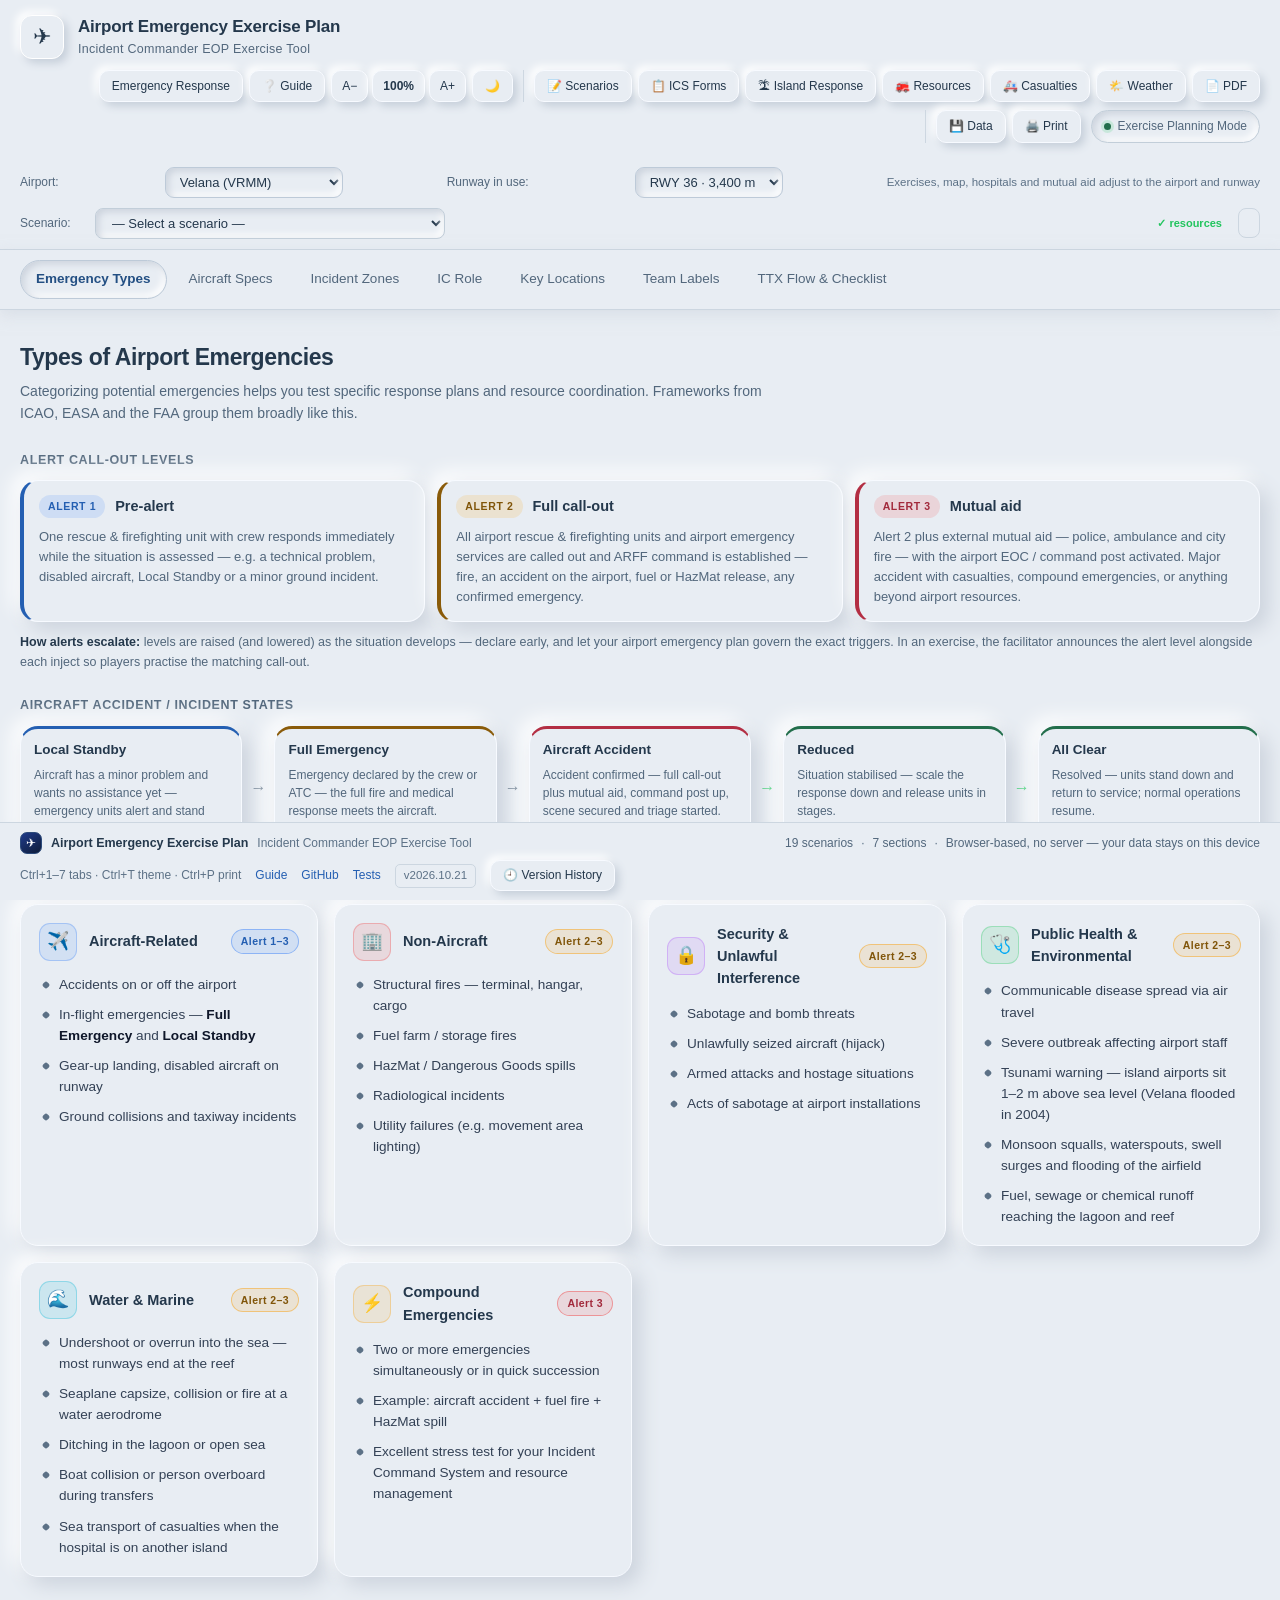
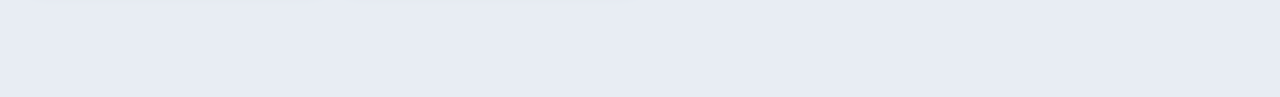
<file: index.html>
<!DOCTYPE html>
<html lang="en">
<head>
  <meta charset="utf-8">
  <meta name="viewport" content="width=device-width, initial-scale=1">
  <meta name="description" content="Airport Emergency Exercise Plan — Incident Commander EOP Exercise Tool">
  <meta name="theme-color" content="#0b1526">
  <!-- Social preview -->
  <meta property="og:type" content="website">
  <meta property="og:site_name" content="Airport Emergency Exercise Plan">
  <meta property="og:title" content="Airport Emergency Exercise Plan — EOP Dashboard">
  <meta property="og:description" content="Free offline-ready airport emergency exercise tool for Incident Commanders: scenarios, ICS forms, trackers, interactive map and AAR export.">
  <meta property="og:url" content="https://airportemergency.mellowpilot.com/">
  <meta property="og:image" content="https://airportemergency.mellowpilot.com/icons/icon-192.png">
  <meta name="twitter:card" content="summary">
  <meta name="twitter:title" content="Airport Emergency Exercise Plan — EOP Dashboard">
  <meta name="twitter:description" content="Free offline-ready airport emergency exercise tool for Incident Commanders: scenarios, ICS forms, trackers, interactive map and AAR export.">
  <meta name="twitter:image" content="https://airportemergency.mellowpilot.com/icons/icon-192.png">
  <title>Airport Emergency Exercise Plan — EOP Dashboard</title>
  <script>
    /* Apply saved theme/text-size before first paint to avoid a flash */
    try {
      var th = localStorage.getItem('ttx-theme');
      if (th === 'light') document.documentElement.setAttribute('data-theme','light');
      else if (th === 'hc') document.documentElement.setAttribute('data-theme','hc');
      var fs = parseFloat(localStorage.getItem('ttx-font-scale'));
      if (fs >= 0.8 && fs <= 1.6) document.documentElement.style.zoom = fs;
    } catch (e) {}
  </script>
  <link rel="icon" type="image/svg+xml" href="favicon.svg">
  <link rel="manifest" href="manifest.webmanifest">
  <link rel="apple-touch-icon" href="icons/icon-192.png">
  <meta name="mobile-web-app-capable" content="yes">
  <meta name="apple-mobile-web-app-capable" content="yes">
  <link rel="stylesheet" href="css/styles.css?v=20261024.ttxcanonical">
<link rel="stylesheet" href="css/maldives.css?v=20261024.ttxcanonical">
<link rel="stylesheet" href="css/neumorphic-light.css?v=20261024.dashboardlight">
</head>
<body>

<a class="skip-link" href="#mainContent">Skip to main content</a>

<noscript>
  <div class="noscript-note">
    <h2>JavaScript is required</h2>
    <p>This dashboard runs entirely in your browser — please enable JavaScript and reload the page. Nothing is sent to a server; your data stays on this device.</p>
  </div>
</noscript>

<!-- ============ TAB STATE CONTROLLERS ============ -->
<input type="radio" name="ttx-tab" id="ttx-tab-emergencies" class="tab-radio" checked>
<input type="radio" name="ttx-tab" id="ttx-tab-aircraft" class="tab-radio">
<input type="radio" name="ttx-tab" id="ttx-tab-zones" class="tab-radio">
<input type="radio" name="ttx-tab" id="ttx-tab-phases" class="tab-radio">
<input type="radio" name="ttx-tab" id="ttx-tab-locations" class="tab-radio">
<input type="radio" name="ttx-tab" id="ttx-tab-teams" class="tab-radio">
<input type="radio" name="ttx-tab" id="ttx-tab-checklist" class="tab-radio">

<header class="app-header">
  <div class="wrap">
    <div class="brand">
      <div class="brand-mark">✈</div>
      <div>
        <h1>Airport Emergency Exercise Plan</h1>
        <p>Incident Commander EOP Exercise Tool</p>
      </div>
    </div>
    <div class="header-actions">
      <div class="hdr-cluster" role="group" aria-label="View controls">
        <a id="emergencyResponseLink" href="ttx.html" class="reset-btn hdr-btn" style="text-decoration:none;display:inline-flex;align-items:center;color:var(--text)" title="Run the Hanimaadhoo airport tabletop exercise">Emergency Response</a>
        <script>
          if (location.hostname === 'airportemergency.mellowpilot.com' || location.hostname.endsWith('.pages.dev')) {
            document.getElementById('emergencyResponseLink').href = 'ttx';
          }
        </script>
        <button id="guideBtn" class="reset-btn hdr-btn" type="button" title="How to use this app">❔ Guide</button>
        <div class="font-controls" role="group" aria-label="Text size">
          <button id="fontDec" class="reset-btn font-btn" type="button" title="Decrease text size" aria-label="Decrease text size">A−</button>
          <button id="fontReset" class="reset-btn font-btn font-scale" type="button" title="Reset text size to 100%">100%</button>
          <button id="fontInc" class="reset-btn font-btn" type="button" title="Increase text size" aria-label="Increase text size">A+</button>
        </div>
        <button id="themeToggle" class="reset-btn hdr-btn" type="button" title="Toggle light/dark mode">☀️</button>
      </div>
      <div class="hdr-cluster" role="group" aria-label="Exercise tools">
        <button id="scenarioEditorBtn" class="reset-btn hdr-btn" type="button" title="Open Scenario Editor">📝 Scenarios</button>
        <button id="icsBtn" class="reset-btn hdr-btn" type="button" title="Generate ICS Forms">📋 ICS Forms</button>
        <button id="resourceBtn" class="reset-btn hdr-btn" type="button" title="Track individual units (roster) with status, location and notes">🚒 Resources</button>
        <button id="casualtyBtn" class="reset-btn hdr-btn" type="button" title="Track casualties">🚑 Casualties</button>
        <button id="weatherBtn" class="reset-btn hdr-btn" type="button" title="Check weather">🌤️ Weather</button>
        <button id="exportPdfBtn" class="reset-btn hdr-btn" type="button" title="Export to PDF">📄 PDF</button>
      </div>
      <div class="hdr-cluster" role="group" aria-label="Data and output">
        <button id="dataExportBtn" class="reset-btn hdr-btn" type="button" title="Backup, restore, import and export data">💾 Data</button>
        <button id="printBtn" class="reset-btn hdr-btn" type="button" title="Print exercise plan">🖨️ Print</button>
      </div>
      <div class="status-chip">
        <span class="dot-live"></span>
        Exercise Planning Mode
      </div>
    </div>
  </div>
  <div class="wrap scenario-row site-row" style="padding-top:10px;padding-bottom:0;">
    <label for="airportSelect" style="font-size:12px;color:var(--muted);margin-right:8px;">Airport:</label>
    <select id="airportSelect" class="site-select" aria-describedby="siteHint"></select>
    <label for="runwaySelect" style="font-size:12px;color:var(--muted);margin:0 8px 0 6px;">Runway in use:</label>
    <select id="runwaySelect" class="site-select"></select>
    <span id="siteHint" class="site-hint">Exercises, map, hospitals and mutual aid adjust to the airport and runway</span>
  </div>
  <div class="wrap scenario-row" style="padding-top:10px;padding-bottom:10px;">
    <label for="scenarioSelect" style="font-size:12px;color:var(--muted);margin-right:8px;">Scenario:</label>
    <select id="scenarioSelect" style="background:var(--panel);color:var(--text);border:1px solid var(--line);border-radius:8px;padding:6px 12px;font:inherit;font-size:13px;">
      <option value="">— Select a scenario —</option>
    </select>
    <span id="saveChip" class="save-chip" role="status" aria-live="polite"></span>
    <div class="weather" id="weatherWidget" title="Current conditions (Open-Meteo) — tap to search a location" aria-live="polite"></div>
  </div>
</header>

<nav class="tabs" aria-label="Exercise plan sections">
  <div class="wrap">
    <button id="navToggle" class="nav-toggle" type="button" aria-expanded="false" aria-controls="navDrawer">
      ☰ <span id="navCurrentTab">Emergency Types</span><span class="nav-caret" aria-hidden="true">▾</span>
    </button>
    <label class="tab" for="ttx-tab-emergencies">Emergency Types</label>
    <label class="tab" for="ttx-tab-aircraft">Aircraft Specs</label>
    <label class="tab" for="ttx-tab-zones">Incident Zones</label>
    <label class="tab" for="ttx-tab-phases">IC Role</label>
    <label class="tab" for="ttx-tab-locations">Key Locations</label>
    <label class="tab" for="ttx-tab-teams">Team Labels</label>
    <label class="tab" for="ttx-tab-checklist">TTX Flow &amp; Checklist</label>
  </div>
</nav>

<!-- Collapsible navigation panel (phones) — body siblings of the tab
     radios so the checked state can highlight the active section -->
<div class="nav-scrim" id="navScrim"></div>
<nav class="nav-drawer" id="navDrawer" aria-label="Navigation panel">
  <div class="nav-drawer-head">
    <strong>Navigate</strong>
    <button id="navClose" class="reset-btn nav-close" type="button" aria-label="Close navigation panel">✕</button>
  </div>
  <div class="nav-list">
    <label class="nav-item" for="ttx-tab-emergencies">Emergency Types</label>
    <label class="nav-item" for="ttx-tab-aircraft">Aircraft Specs</label>
    <label class="nav-item" for="ttx-tab-zones">Incident Zones</label>
    <label class="nav-item" for="ttx-tab-phases">IC Role</label>
    <label class="nav-item" for="ttx-tab-locations">Key Locations</label>
    <label class="nav-item" for="ttx-tab-teams">Team Labels</label>
    <label class="nav-item" for="ttx-tab-checklist">TTX Flow &amp; Checklist</label>
  </div>
  <div class="nav-sep" role="separator"></div>
  <div class="nav-quick">
    <span class="nav-quick-title">Quick actions</span>
    <button type="button" class="nav-q" data-target="scenarioEditorBtn">📝 Scenario editor</button>
    <button type="button" class="nav-q" data-target="icsBtn">📋 ICS Forms</button>
    <button type="button" class="nav-q" data-target="resourceBtn">🚒 Unit roster</button>
    <button type="button" class="nav-q" data-target="casualtyBtn">🚑 Casualties</button>
    <button type="button" class="nav-q" data-target="dataExportBtn">💾 Backup &amp; data</button>
    <button type="button" class="nav-q" data-target="weatherBtn">🌤️ Weather</button>
    <button type="button" class="nav-q" data-target="guideBtn">❔ Guide</button>
    <button type="button" class="nav-q" data-target="printBtn">🖨️ Print</button>
  </div>
</nav>

<main class="wrap" id="mainContent">

  <!-- Print-only header -->
  <div class="print-header" style="display:none;">
    <h1>Airport Emergency Exercise Plan</h1>
    <p>Incident Commander EOP Exercise Tool — Generated <span id="printDate"></span></p>
  </div>

  <!-- ============ IC ROLE ============ -->
  <section id="phases" class="view">
    <h2 class="section-head">Incident Commander Role by Phase</h2>
    <p class="section-sub">Your responsibilities move through three distinct phases. Preparation builds the foundation, execution tests your command decisions, and evaluation turns the exercise into real improvement.</p>

    <div class="phase-grid">
      <div class="card phase" data-c="1">
        <span class="phase-num">01 · Before</span>
        <h3 class="card-title">Preparation</h3>
        <ul class="clean">
          <li><strong>Review the AEP</strong> — confirm command structure, authorities, and agency roles.</li>
          <li><strong>Understand scenario &amp; objectives</strong> — know the emergency type and what is being tested.</li>
          <li><strong>Confirm your role</strong> — ensure official IC designation and ICP-to-EOC reporting lines.</li>
          <li><strong>Join planning meetings</strong> — help design the exercise around the systems you rely on.</li>
        </ul>
      </div>

      <div class="card phase" data-c="2">
        <span class="phase-num">02 · During</span>
        <h3 class="card-title">Execution</h3>
        <ul class="clean">
          <li><strong>Establish command &amp; the ICP</strong> — set up a clearly identifiable command location.</li>
          <li><strong>Conduct size-up</strong> — gather information fast, prioritize, task resources.</li>
          <li><strong>Build &amp; communicate the IAP</strong> — state objectives, strategy, critical functions.</li>
          <li><strong>Assign command staff</strong> — Safety Officer, PIO, Liaison Officer.</li>
          <li><strong>Coordinate multi-agency response</strong> — fire, police, EMS, ops, tenants.</li>
        </ul>
      </div>

      <div class="card phase" data-c="3">
        <span class="phase-num">03 · After</span>
        <h3 class="card-title">Evaluation</h3>
        <ul class="clean">
          <li><strong>Hot Wash</strong> — immediate feedback on what worked and what did not.</li>
          <li><strong>After Action Report</strong> — document strengths, gaps, corrective actions, timelines.</li>
          <li><strong>Update the AEP</strong> — fold lessons learned back into procedures.</li>
        </ul>
      </div>
    </div>

    <div class="notice">
      <span class="ni">💡</span>
      <div><strong>Command principle:</strong> the IC directs, but does not personally fight the fire. Establish the ICP early, delegate the Safety Officer, PIO and Liaison Officer, and keep your own span of control manageable.</div>
    </div>

    <h3 class="sub" id="role-cards">IC Role Cards — Command &amp; General Staff</h3>
    <div class="role-grid" id="roleGrid">
      <!-- cards rendered from TTX_DATA.roleCards -->
    </div>
  </section>

  <!-- ============ TEAMS ============ -->
  <section id="teams" class="view">
    <h2 class="section-head">Tabletop Exercise Team Labels</h2>
    <p class="section-sub">Two distinct sets of labels matter: the staff who <em>run</em> the drill, and the simulated response teams that <em>play</em> in it.</p>

    <h3 class="sub">Exercise Staff — Who Runs the Drill</h3>
    <div class="team-grid">
      <div class="team-card">
        <h4><span class="swatch sw-blue"></span>Players / Participants</h4>
        <p>Actively role-play their real-world positions — including you as IC — and respond to the scenario.</p>
      </div>
      <div class="team-card">
        <h4><span class="swatch sw-cyan"></span>Facilitators</h4>
        <p>Present scenario updates (injects) and guide discussion. They do not participate in response decisions.</p>
      </div>
      <div class="team-card">
        <h4><span class="swatch sw-purple"></span>Evaluators / Observers</h4>
        <p>Subject matter experts who watch and document performance against objectives without intervening.</p>
      </div>
      <div class="team-card">
        <h4><span class="swatch sw-amber"></span>Note-takers / Scribes</h4>
        <p>Record the timeline, key decisions, and identified gaps for the After Action Report.</p>
      </div>
      <div class="team-card">
        <h4><span class="swatch sw-green"></span>Controllers</h4>
        <p>Ensure safety and scenario progression as scripted. More common in full-scale exercises.</p>
      </div>
    </div>

    <h3 class="sub">Simulated Response Teams — Functional Groups</h3>
    <div class="team-grid">
      <div class="team-card">
        <h4><span class="icon-badge">🎯</span>Incident / Unified Command</h4>
        <p>Core leadership: IC, Safety Officer, Liaison Officer, PIO. Unified command with MNDF and MPS for major events.</p>
      </div>
      <div class="team-card">
        <h4><span class="icon-badge">🚒</span>Fire / Rescue &amp; ARFF</h4>
        <p>Airport RFF (e.g. MACL Airport Fire &amp; Rescue) plus MNDF Fire &amp; Rescue Service for structural fire support.</p>
      </div>
      <div class="team-card">
        <h4><span class="icon-badge">🚑</span>EMS / Medical / Triage</h4>
        <p>Triage, casualty collection, hospital coordination — IGMH, regional and atoll hospitals, HPA for public health.</p>
      </div>
      <div class="team-card">
        <h4><span class="icon-badge">🚔</span>Law Enforcement / Security</h4>
        <p>Maldives Police Service, airport AVSEC, perimeter and shoreline control, scene security and evidence.</p>
      </div>
      <div class="team-card">
        <h4><span class="icon-badge">🚤</span>Marine / Coast Guard</h4>
        <p>MNDF Coast Guard, airport rescue boats, sea ambulances, resort and ferry boats — water rescue and casualty transfer.</p>
      </div>
      <div class="team-card">
        <h4><span class="icon-badge">🏝️</span>Island &amp; Atoll Councils / NDMA</h4>
        <p>Local shelters, schools as holding areas, volunteers, utilities (STELCO / FENAKA) and national disaster coordination.</p>
      </div>
      <div class="team-card">
        <h4><span class="icon-badge">🛫</span>Airport Operations / Airside</h4>
        <p>Runway closures, NOTAMs, airfield management.</p>
      </div>
      <div class="team-card">
        <h4><span class="icon-badge">👨‍👩‍👧</span>Passenger / Family Assistance</h4>
        <p>Uninjured passenger gathering, Friends &amp; Relatives Center, reunification — with embassies, resorts and tour operators.</p>
      </div>
      <div class="team-card">
        <h4><span class="icon-badge">📢</span>Public Information / Media</h4>
        <p>Press briefings and public messaging.</p>
      </div>
      <div class="team-card">
        <h4><span class="icon-badge">📦</span>Logistics / Finance</h4>
        <p>Resource ordering, tracking, cost documentation.</p>
      </div>
      <div class="team-card">
        <h4><span class="icon-badge">🏢</span>Airlines / Tenant Reps</h4>
        <p>Airline, seaplane operator and ground handler coordination; resort transfer desks.</p>
      </div>
    </div>

    <div class="notice">
      <span class="ni">💡</span>
      <div><strong>How to choose labels:</strong> match them to your exercise objectives. Use <strong>ICS sections</strong> (Operations, Planning, Logistics, Finance/Admin) to test internal command. Use <strong>department names</strong> for smaller single-organization drills. Always mirror the terminology in your <strong>AEP</strong>.</div>
    </div>
  </section>

  <!-- ============ LOCATIONS ============ -->
  <section id="locations" class="view">
    <h2 class="section-head">Key Locations — <span id="mapAirportName">Airport Layout</span></h2>
    <p class="section-sub" id="mapLayoutDesc">Select an airport and runway in the header to draw its island layout.</p>

    <div class="map-toolbar">
      <button id="editMapBtn" class="reset-btn" type="button">✏️ Customize Map</button>
      <span class="map-toolbar-hint">Rename or add locations, adjust zone rings — saved in this browser.</span>
    </div>

    <div class="map-layout">
      <div class="map-shell">
        <svg viewBox="0 0 1000 720" preserveAspectRatio="xMidYMid meet" role="img" aria-label="Airport emergency locations map">

          <defs>
            <radialGradient id="oceanGrad" cx="50%" cy="50%" r="70%">
              <stop offset="0%" stop-color="#08203a"/>
              <stop offset="100%" stop-color="#040d1a"/>
            </radialGradient>
          </defs>

          <!-- island, runway, terminal, links … drawn per airport by js/airports.js -->
          <g id="mapBase"></g>

          <!-- tower -->
          <g id="mapTwr" class="site-mark" transform="translate(165, 200)">
            <title>TWR (drag to move)</title>
            <rect x="-9" y="-9" width="18" height="18" rx="3" fill="#1e3a8a" stroke="#3b82f6" stroke-width="1.2"/>
            <rect x="-5" y="-16" width="10" height="7" rx="2" fill="#3b82f6" opacity=".75"/>
            <text x="0" y="30" font-size="8" fill="#7ba3d1" text-anchor="middle" letter-spacing="1.2" font-weight="600">TWR</text>
          </g>

          <!-- ARFF -->
          <g id="mapArff" class="site-mark" transform="translate(255, 350)">
            <title>ARFF (drag to move)</title>
            <rect x="-34" y="-18" width="68" height="36" rx="5" fill="#3a1a1a" stroke="#ef4444" stroke-width="1.4"/>
            <text x="0" y="-2" font-size="9.5" fill="#fca5a5" text-anchor="middle" font-weight="700" letter-spacing="1.2">ARFF</text>
            <text x="0" y="11" font-size="7" fill="#a86666" text-anchor="middle">FIRE STATION</text>
            <text x="0" y="28" font-size="7.5" fill="#a86666" text-anchor="middle" letter-spacing="1">RAPID RWY ACCESS</text>
          </g>

          <!-- crash site + zone rings (grouped for unified drag) -->
          <g id="crashZoneGroup" transform="translate(0,0)" style="cursor:grab;">
            <!-- zone rings -->
            <circle id="warmZone" cx="507" cy="270" r="110" fill="none" stroke="#f59e0b" stroke-width="1.3" stroke-dasharray="6 7" opacity=".55"/>
            <circle id="coldZone" cx="507" cy="270" r="185" fill="none" stroke="#22c55e" stroke-width="1.3" stroke-dasharray="6 7" opacity=".42"/>
            <text id="warmZoneLabel" x="507" y="152" font-size="9" fill="#fbbf24" text-anchor="middle" opacity=".85" letter-spacing="1.6" font-weight="600">WARM ZONE</text>
            <text id="coldZoneLabel" x="507" y="75" font-size="9" fill="#4ade80" text-anchor="middle" opacity=".85" letter-spacing="1.6" font-weight="600">COLD ZONE</text>
            <!-- crash site -->
            <circle id="hotZone" cx="507" cy="270" r="38" fill="rgba(239,68,68,.10)" stroke="#ef4444" stroke-width="1.5" stroke-dasharray="5 5"/>
            <circle cx="507" cy="270" r="16" fill="#ef4444" stroke="#0a1220" stroke-width="2"/>
            <text x="507" y="275" font-size="15" fill="#fff" text-anchor="middle" font-weight="700">✕</text>
            <text id="crashSiteLabel" x="507" y="222" font-size="10" fill="#f87171" text-anchor="middle" font-weight="700" letter-spacing="1.8">CRASH SITE</text>
            <title>Crash Site &amp; Zones (drag to move)</title>
          </g>

          <g id="pinLayer"></g>
        </svg>
      </div>

      <div class="legend" id="legend"></div>
    </div>

    <div class="notice">
      <span class="ni">💡</span>
      <div id="mapPlacementNote"><strong>Placement logic:</strong> scene locations sit upwind of the incident and outside the warm zone.</div>
    </div>

    <div id="airportProfile" class="ap-profile" aria-live="polite"></div>
  </section>

  <!-- ============ ZONES ============ -->
  <section id="zones" class="view">
    <h2 class="section-head">Aircraft Incident Zones</h2>
    <p class="section-sub">The scene is organized into three concentric safety zones, adapted from hazardous materials response. Aircraft accidents involve high fuel loads and composite materials, so the boundaries matter.</p>

    <div class="zones-layout">
      <div class="map-shell">
        <svg viewBox="0 0 760 700" preserveAspectRatio="xMidYMid meet" role="img" aria-label="Concentric hot, warm and cold zone diagram">
          <circle id="zoneOuter" cx="380" cy="350" r="322" fill="none" stroke="#475569" stroke-width="1.6" stroke-dasharray="9 9"/>
          <text id="zoneOuterLabel" x="380" y="52" font-size="11" fill="#7d8fa8" text-anchor="middle" letter-spacing="1.6">OUTER CORDON</text>

          <circle id="zoneCold" cx="380" cy="350" r="280" fill="rgba(34,197,94,.07)" stroke="#22c55e" stroke-width="1.6"/>
          <text id="zoneColdLabel" x="380" y="120" font-size="13" fill="#4ade80" text-anchor="middle" font-weight="700" letter-spacing="2.2">COLD ZONE</text>
          <text id="zoneColdSub" x="380" y="140" font-size="10.5" fill="#5f8f74" text-anchor="middle" letter-spacing=".6">GREEN · SUPPORT</text>

          <circle id="zoneWarm" cx="380" cy="350" r="185" fill="rgba(245,158,11,.09)" stroke="#f59e0b" stroke-width="1.6"/>
          <text id="zoneWarmLabel" x="380" y="208" font-size="13" fill="#fbbf24" text-anchor="middle" font-weight="700" letter-spacing="2.2">WARM ZONE</text>
          <text id="zoneWarmSub" x="380" y="227" font-size="10.5" fill="#a98338" text-anchor="middle" letter-spacing=".6">YELLOW · TRANSITION</text>

          <circle id="zoneInner" cx="380" cy="350" r="135" fill="none" stroke="#94a3b8" stroke-width="1.4" stroke-dasharray="7 7"/>

          <circle id="zoneHot" cx="380" cy="350" r="92" fill="rgba(239,68,68,.14)" stroke="#ef4444" stroke-width="1.8"/>

          <g transform="translate(380,332)">
            <path d="M0,-22 L5,-6 L22,-2 L22,4 L5,4 L7,18 L14,24 L14,28 L0,24 L-14,28 L-14,24 L-7,18 L-5,4 L-22,4 L-22,-2 L-5,-6 Z"
                  fill="#fca5a5" opacity="0.92"/>
          </g>
          <text x="380" y="386" font-size="13" fill="#f87171" text-anchor="middle" font-weight="700" letter-spacing="2.2">HOT ZONE</text>
          <text x="380" y="405" font-size="10.5" fill="#a86666" text-anchor="middle" letter-spacing=".6">RED · EXCLUSION</text>

          <line x1="380" y1="350" x2="700" y2="350" stroke="#1e2f4a" stroke-width="1" stroke-dasharray="3 6"/>
          <line x1="380" y1="350" x2="380" y2="672" stroke="#1e2f4a" stroke-width="1" stroke-dasharray="3 6"/>

          <text id="zoneInnerLabel" x="500" y="343" font-size="10.5" fill="#7d8fa8" text-anchor="middle" letter-spacing="1">INNER CORDON</text>
        </svg>
      </div>

      <div>
        <div class="zone-cards">
          <div class="zone-card" data-z="hot">
            <h4><span class="swatch sw-red"></span>Hot Zone</h4>
            <p class="aka">Red / Exclusion Zone</p>
            <p>The immediate hazard area: wreckage, active fire, fuel, structural collapse, and hazardous cargo.</p>
            <div class="who">Only fully PPE-equipped rescue personnel (e.g. ARFF) enter — and only for life-saving missions. The IC remains outside this zone.</div>
          </div>

          <div class="zone-card" data-z="warm">
            <h4><span class="swatch sw-amber"></span>Warm Zone</h4>
            <p class="aka">Yellow / Transition Zone</p>
            <p>A controlled buffer between the hazard and the safe area. Hosts triage, casualty collection, decontamination, and PPE donning/doffing.</p>
            <div class="who">Access limited to authorized personnel. The Incident Command Post may sit here or just inside the Cold Zone.</div>
          </div>

          <div class="zone-card" data-z="cold">
            <h4><span class="swatch sw-green"></span>Cold Zone</h4>
            <p class="aka">Green / Support Zone</p>
            <p>The safe area outside the hazard, free from contamination. Contains the Command Post, staging areas, media briefing area, and the temporary morgue.</p>
            <div class="who">This is where the Incident Commander and support staff typically operate.</div>
          </div>
        </div>

        <h3 class="sub">Perimeters</h3>
        <div class="team-grid">
          <div class="team-card">
            <h4><span class="swatch sw-cyan"></span>Inner Cordon</h4>
            <p>Controls access to the immediate hazard area — roughly the Hot / Warm boundary.</p>
          </div>
          <div class="team-card">
            <h4><span class="swatch sw-blue"></span>Outer Cordon</h4>
            <p>A larger secure perimeter for emergency vehicle movement and crowd control, encompassing the whole operation.</p>
          </div>
        </div>
      </div>
    </div>

    <h3 class="sub">Casualty Flow Through the Zones</h3>
    <div class="flow">
      <div class="flow-node" data-z="hot">
        <div class="fn-label">Hot Zone</div>
        <div class="fn-title">Extrication &amp; Rescue</div>
        <div class="fn-sub">ARFF removes survivors from the wreckage</div>
      </div>
      <div class="flow-arrow">➜</div>
      <div class="flow-node" data-z="warm">
        <div class="fn-label">Warm Zone</div>
        <div class="fn-title">Triage &amp; Treatment</div>
        <div class="fn-sub">Sorted Red / Yellow / Green, stabilised</div>
      </div>
      <div class="flow-arrow">➜</div>
      <div class="flow-node" data-z="cold">
        <div class="fn-label">Cold Zone</div>
        <div class="fn-title">Transport &amp; Evacuation</div>
        <div class="fn-sub">Loaded at the Transportation Area to hospitals</div>
      </div>
    </div>

    <div class="notice">
      <span class="ni">💡</span>
      <div><strong>Test the zones in your TTX:</strong> inject <em>"wind shifts 45 degrees"</em> or <em>"secondary explosion"</em> to see whether your team knows how to re-establish boundaries. Inject a <em>"media breach of the Outer Cordon"</em> to test your Liaison Officer and security response.</div>
    </div>
  </section>

  <!-- ============ EMERGENCIES ============ -->
  <section id="emergencies" class="view">
    <h2 class="section-head">Types of Airport Emergencies</h2>
    <p class="section-sub">Categorizing potential emergencies helps you test specific response plans and resource coordination. Frameworks from ICAO, EASA and the FAA group them broadly like this.</p>

    <h3 class="emg-block-head">Alert call-out levels</h3>
    <!-- Alert call-out levels (ICAO-style Alert 1/2/3 used across airport AEPs) -->
    <div class="alert-levels" role="group" aria-label="Emergency alert levels 1 to 3">
      <div class="alert-card alert-l1">
        <div class="alert-head">
          <span class="alert-badge">Alert 1</span>
          <h4>Pre-alert</h4>
        </div>
        <p>One rescue &amp; firefighting unit with crew responds immediately while the situation is assessed — e.g. a technical problem, disabled aircraft, Local Standby or a minor ground incident.</p>
      </div>
      <div class="alert-card alert-l2">
        <div class="alert-head">
          <span class="alert-badge">Alert 2</span>
          <h4>Full call-out</h4>
        </div>
        <p>All airport rescue &amp; firefighting units and airport emergency services are called out and ARFF command is established — fire, an accident on the airport, fuel or HazMat release, any confirmed emergency.</p>
      </div>
      <div class="alert-card alert-l3">
        <div class="alert-head">
          <span class="alert-badge">Alert 3</span>
          <h4>Mutual aid</h4>
        </div>
        <p>Alert 2 plus external mutual aid — police, ambulance and city fire — with the airport EOC / command post activated. Major accident with casualties, compound emergencies, or anything beyond airport resources.</p>
      </div>
    </div>
    <p class="alert-note"><strong>How alerts escalate:</strong> levels are raised (and lowered) as the situation develops — declare early, and let your airport emergency plan govern the exact triggers. In an exercise, the facilitator announces the alert level alongside each inject so players practise the matching call-out.</p>

    <h3 class="emg-block-head">Aircraft accident / incident states</h3>
    <div class="state-flow" role="group" aria-label="Aircraft incident states from Local Standby to All Clear">
      <div class="state-chip s-standby">
        <b>Local Standby</b>
        <span>Aircraft has a minor problem and wants no assistance yet — emergency units alert and stand ready.</span>
      </div>
      <span class="state-arrow" aria-hidden="true">→</span>
      <div class="state-chip s-full">
        <b>Full Emergency</b>
        <span>Emergency declared by the crew or ATC — the full fire and medical response meets the aircraft.</span>
      </div>
      <span class="state-arrow" aria-hidden="true">→</span>
      <div class="state-chip s-accident">
        <b>Aircraft Accident</b>
        <span>Accident confirmed — full call-out plus mutual aid, command post up, scene secured and triage started.</span>
      </div>
      <span class="state-arrow wind" aria-hidden="true">→</span>
      <div class="state-chip s-reduced">
        <b>Reduced</b>
        <span>Situation stabilised — scale the response down and release units in stages.</span>
      </div>
      <span class="state-arrow wind" aria-hidden="true">→</span>
      <div class="state-chip s-clear">
        <b>All Clear</b>
        <span>Resolved — units stand down and return to service; normal operations resume.</span>
      </div>
    </div>
    <p class="alert-note"><strong>Link to the alert levels:</strong> Local Standby typically holds at <strong>Alert 1</strong> (units standing by), a Full Emergency brings <strong>Alert 2</strong>, and an Aircraft Accident brings <strong>Alert 3</strong> — then the response winds down through <strong>Reduced</strong> to <strong>All Clear</strong>. Your airport emergency plan governs the exact triggers.</p>

    <div class="emg-grid">
      <div class="emg-card">
        <div class="emg-head">
          <div class="emg-icon" style="background:rgba(59,130,246,.12);border-color:rgba(59,130,246,.3)">✈️</div>
          <h4>Aircraft-Related</h4>
          <span class="alert-range r13" title="Typical alert level range for these emergencies">Alert 1–3</span>
        </div>
        <ul class="clean">
          <li>Accidents on or off the airport</li>
          <li>In-flight emergencies — <strong>Full Emergency</strong> and <strong>Local Standby</strong></li>
          <li>Gear-up landing, disabled aircraft on runway</li>
          <li>Ground collisions and taxiway incidents</li>
        </ul>
      </div>

      <div class="emg-card">
        <div class="emg-head">
          <div class="emg-icon" style="background:rgba(239,68,68,.12);border-color:rgba(239,68,68,.3)">🏢</div>
          <h4>Non-Aircraft</h4>
          <span class="alert-range r23" title="Typical alert level range for these emergencies">Alert 2–3</span>
        </div>
        <ul class="clean">
          <li>Structural fires — terminal, hangar, cargo</li>
          <li>Fuel farm / storage fires</li>
          <li>HazMat / Dangerous Goods spills</li>
          <li>Radiological incidents</li>
          <li>Utility failures (e.g. movement area lighting)</li>
                  </ul>
      </div>

      <div class="emg-card">
        <div class="emg-head">
          <div class="emg-icon" style="background:rgba(168,85,247,.12);border-color:rgba(168,85,247,.3)">🔒</div>
          <h4>Security &amp; Unlawful Interference</h4>
          <span class="alert-range r23" title="Typical alert level range for these emergencies">Alert 2–3</span>
        </div>
        <ul class="clean">
          <li>Sabotage and bomb threats</li>
          <li>Unlawfully seized aircraft (hijack)</li>
          <li>Armed attacks and hostage situations</li>
          <li>Acts of sabotage at airport installations</li>
        </ul>
      </div>

      <div class="emg-card">
        <div class="emg-head">
          <div class="emg-icon" style="background:rgba(34,197,94,.12);border-color:rgba(34,197,94,.3)">🩺</div>
          <h4>Public Health &amp; Environmental</h4>
          <span class="alert-range r23" title="Typical alert level range for these emergencies">Alert 2–3</span>
        </div>
        <ul class="clean">
          <li>Communicable disease spread via air travel</li>
          <li>Severe outbreak affecting airport staff</li>
          <li>Tsunami warning — island airports sit 1–2 m above sea level (Velana flooded in 2004)</li>
          <li>Monsoon squalls, waterspouts, swell surges and flooding of the airfield</li>
          <li>Fuel, sewage or chemical runoff reaching the lagoon and reef</li>
        </ul>
      </div>

      <div class="emg-card">
        <div class="emg-head">
          <div class="emg-icon" style="background:rgba(6,182,212,.12);border-color:rgba(6,182,212,.3)">🌊</div>
          <h4>Water &amp; Marine</h4>
          <span class="alert-range r23" title="Typical alert level range for these emergencies">Alert 2–3</span>
        </div>
        <ul class="clean">
          <li>Undershoot or overrun into the sea — most runways end at the reef</li>
          <li>Seaplane capsize, collision or fire at a water aerodrome</li>
          <li>Ditching in the lagoon or open sea</li>
          <li>Boat collision or person overboard during transfers</li>
          <li>Sea transport of casualties when the hospital is on another island</li>
        </ul>
      </div>

      <div class="emg-card">
        <div class="emg-head">
          <div class="emg-icon" style="background:rgba(245,158,11,.12);border-color:rgba(245,158,11,.3)">⚡</div>
          <h4>Compound Emergencies</h4>
          <span class="alert-range r3" title="Typical alert level range for these emergencies">Alert 3</span>
        </div>
        <ul class="clean">
          <li>Two or more emergencies simultaneously or in quick succession</li>
          <li>Example: aircraft accident + fuel fire + HazMat spill</li>
          <li>Excellent stress test for your Incident Command System and resource management</li>
        </ul>
      </div>
    </div>
  </section>

  <!-- ============ AIRCRAFT SPECIFICATIONS ============ -->
  <section id="aircraft" class="view">
    <h2 class="section-head">Aircraft Reference Specifications</h2>
    <p class="section-sub">Reference specifications for common regional aircraft types used in airport emergency planning. Figures are typical published values — always confirm against the operator's current type manual before an exercise.</p>

    <nav class="sub-nav" id="aircraftSubNav">
      <a href="#ac-comparison" class="sub-nav-link">Comparison</a>
      <a href="#ac-details" class="sub-nav-link">Detail Cards</a>
      <a href="#ac-diagrams" class="sub-nav-link">Diagrams</a>
      <a href="#ac-fuel" class="sub-nav-link">Fuel</a>
      <a href="#ac-flow" class="sub-nav-link">Pax Flow</a>
      <a href="#ac-implications" class="sub-nav-link">Implications</a>
    </nav>

    <h3 class="sub" id="ac-comparison">Quick Comparison</h3>
    <div class="spec-table-wrap">
      <table class="spec-table">
        <thead>
          <tr>
            <th>Aircraft</th>
            <th>Pax</th>
            <th>Crew</th>
            <th>Total</th>
            <th>Fuel Capacity</th>
            <th>Wheels</th>
            <th>Boarding Door</th>
            <th>Baggage</th>
            <th title="ICAO Annex 14 rescue and firefighting category">RFF Cat</th>
          </tr>
        </thead>
        <tbody id="acTableBody">
          <!-- rows rendered from TTX_DATA.aircraftComparison -->
        </tbody>
      </table>
    </div>

    <div class="notice">
      <span class="ni">⚠️</span>
      <div><strong>Verify before the exercise:</strong> seat counts vary by operator and cabin fit. Confirm exact pax/crew numbers and fuel figures with the operator's load sheet or type manual, and use those numbers in your casualty-count planning.</div>
    </div>

    <h3 class="sub" id="ac-details">Aircraft Detail Cards</h3>
    <div class="ac-grid" id="acGrid">
      <!-- cards rendered from TTX_DATA.aircraftDetails -->
    </div>

    <h3 class="sub">Where Everything Is — Diagrams</h3>
    <div class="diagram-grid">

      <!-- SIDE PROFILE -->
      <div class="diagram-card">
        <svg viewBox="0 0 900 360" preserveAspectRatio="xMidYMid meet" role="img" aria-label="Aircraft side profile showing doors, baggage holds and landing gear">
          <!-- ground -->
          <line x1="20" y1="312" x2="880" y2="312" stroke="#22344f" stroke-width="2" stroke-dasharray="10 8"/>

          <!-- tail fin -->
          <polygon points="95,140 45,42 92,42 132,140" fill="#233850" stroke="#4a6791" stroke-width="1.3"/>
          <!-- horizontal stabiliser -->
          <polygon points="82,152 14,178 14,188 88,174" fill="#233850" stroke="#4a6791" stroke-width="1.2"/>

          <!-- fuselage -->
          <path d="M 92,140 L 780,140 Q 862,146 872,175 Q 862,204 780,210 L 92,210 Z" fill="#233850" stroke="#4a6791" stroke-width="1.4"/>

          <!-- cabin window strip -->
          <line x1="310" y1="168" x2="720" y2="168" stroke="#7ba3d1" stroke-width="3" stroke-dasharray="2 10" opacity=".6"/>

          <!-- cockpit windows -->
          <path d="M 790,150 L 840,158 L 838,170 L 788,168 Z" fill="#7ba3d1" opacity=".35"/>

          <!-- forward door -->
          <rect x="640" y="146" width="46" height="44" rx="3" fill="rgba(59,130,246,.22)" stroke="#3b82f6" stroke-width="1.6"/>
          <!-- rear door (boarding) -->
          <rect x="250" y="146" width="46" height="44" rx="3" fill="rgba(34,197,94,.25)" stroke="#22c55e" stroke-width="1.6"/>

          <!-- forward baggage hold -->
          <rect x="560" y="182" width="70" height="22" rx="3" fill="rgba(245,158,11,.22)" stroke="#f59e0b" stroke-width="1.2"/>
          <!-- rear baggage hold -->
          <rect x="140" y="182" width="70" height="22" rx="3" fill="rgba(245,158,11,.22)" stroke="#f59e0b" stroke-width="1.2"/>

          <!-- wing fairing -->
          <path d="M 330,208 Q 318,252 380,256 L 510,256 Q 552,252 538,208 Z" fill="#1e3050" stroke="#3a5070" stroke-width="1.2"/>
          <!-- engine nacelle -->
          <rect x="400" y="232" width="112" height="46" rx="21" fill="#16263a" stroke="#3a5070" stroke-width="1.3"/>
          <!-- propeller disc -->
          <ellipse cx="516" cy="255" rx="5" ry="42" fill="#7ba3d1" opacity=".55"/>

          <!-- nose gear -->
          <line x1="742" y1="210" x2="742" y2="284" stroke="#3a5070" stroke-width="3.5"/>
          <circle cx="742" cy="292" r="13" fill="#16263a" stroke="#7ba3d1" stroke-width="2"/>
          <!-- main gear -->
          <line x1="452" y1="256" x2="452" y2="284" stroke="#3a5070" stroke-width="3.5"/>
          <circle cx="452" cy="292" r="15" fill="#16263a" stroke="#7ba3d1" stroke-width="2"/>

          <!-- leader lines + labels -->
          <line x1="273" y1="120" x2="273" y2="144" stroke="#22c55e" stroke-width="1" opacity=".7"/>
          <text x="273" y="112" font-size="10.5" fill="#4ade80" text-anchor="middle" font-weight="600" letter-spacing=".8">REAR DOOR — BOARDING</text>

          <line x1="663" y1="120" x2="663" y2="144" stroke="#3b82f6" stroke-width="1" opacity=".7"/>
          <text x="663" y="112" font-size="10.5" fill="#93c5fd" text-anchor="middle" font-weight="600" letter-spacing=".8">FWD DOOR / CARGO</text>

          <line x1="595" y1="222" x2="595" y2="206" stroke="#f59e0b" stroke-width="1" opacity=".7"/>
          <text x="595" y="238" font-size="10.5" fill="#fbbf24" text-anchor="middle" font-weight="600" letter-spacing=".8">FWD BAGGAGE HOLD</text>

          <line x1="175" y1="222" x2="175" y2="206" stroke="#f59e0b" stroke-width="1" opacity=".7"/>
          <text x="175" y="238" font-size="10.5" fill="#fbbf24" text-anchor="middle" font-weight="600" letter-spacing=".8">REAR BAGGAGE HOLD</text>

          <line x1="600" y1="255" x2="540" y2="255" stroke="#7ba3d1" stroke-width="1" opacity=".6"/>
          <text x="672" y="259" font-size="10.5" fill="#7ba3d1" text-anchor="middle" font-weight="600" letter-spacing=".8">PROPELLER</text>

          <text x="742" y="334" font-size="10.5" fill="#f59e0b" text-anchor="middle" font-weight="600" letter-spacing=".8">NOSE GEAR · 2 WHEELS</text>
          <text x="452" y="334" font-size="10.5" fill="#f59e0b" text-anchor="middle" font-weight="600" letter-spacing=".8">MAIN GEAR · 2 WHEELS</text>

          <!-- title -->
          <text x="450" y="24" font-size="11" fill="#8ea4c4" text-anchor="middle" letter-spacing="2.4" font-weight="600">SIDE PROFILE — DOORS · HOLDS · GEAR</text>
        </svg>
        <div class="diagram-cap">Typical turboprop layout (ATR / Dash 8 family). Rear door is the normal boarding point on ATR types.</div>
      </div>

      <!-- TOP-DOWN VIEW -->
      <div class="diagram-card">
        <svg viewBox="0 0 900 360" preserveAspectRatio="xMidYMid meet" role="img" aria-label="Aircraft top-down view showing wing fuel tanks, engines and landing gear positions">
          <!-- tailplane -->
          <polygon points="140,168 40,105 70,105 165,168" fill="#233850" stroke="#4a6791" stroke-width="1.2"/>
          <polygon points="140,192 40,255 70,255 165,192" fill="#233850" stroke="#4a6791" stroke-width="1.2"/>

          <!-- wings -->
          <polygon points="500,152 360,152 330,45 450,45" fill="#233850" stroke="#4a6791" stroke-width="1.3"/>
          <polygon points="500,208 360,208 330,315 450,315" fill="#233850" stroke="#4a6791" stroke-width="1.3"/>

          <!-- fuel tanks inside wings -->
          <polygon points="460,130 380,130 355,70 420,70" fill="rgba(6,182,212,.30)" stroke="#06b6d4" stroke-width="1.2" stroke-dasharray="4 3"/>
          <polygon points="460,230 380,230 355,290 420,290" fill="rgba(6,182,212,.30)" stroke="#06b6d4" stroke-width="1.2" stroke-dasharray="4 3"/>

          <!-- fuselage -->
          <path d="M 110,150 L 780,150 Q 862,156 872,180 Q 862,204 780,210 L 110,210 Z" fill="#233850" stroke="#4a6791" stroke-width="1.4"/>

          <!-- engines -->
          <rect x="370" y="75" width="50" height="30" rx="12" fill="#16263a" stroke="#3a5070" stroke-width="1.3"/>
          <rect x="370" y="255" width="50" height="30" rx="12" fill="#16263a" stroke="#3a5070" stroke-width="1.3"/>

          <!-- propellers -->
          <circle cx="425" cy="90" r="28" fill="none" stroke="#7ba3d1" stroke-width="1.6" stroke-dasharray="4 4" opacity=".65"/>
          <circle cx="425" cy="270" r="28" fill="none" stroke="#7ba3d1" stroke-width="1.6" stroke-dasharray="4 4" opacity=".65"/>

          <!-- landing gear positions (retracted) -->
          <circle cx="790" cy="180" r="8" fill="rgba(245,158,11,.15)" stroke="#f59e0b" stroke-width="1.6" stroke-dasharray="3 3"/>
          <circle cx="475" cy="162" r="9" fill="rgba(245,158,11,.15)" stroke="#f59e0b" stroke-width="1.6" stroke-dasharray="3 3"/>
          <circle cx="475" cy="198" r="9" fill="rgba(245,158,11,.15)" stroke="#f59e0b" stroke-width="1.6" stroke-dasharray="3 3"/>

          <!-- gear leader lines -->
          <line x1="790" y1="192" x2="790" y2="232" stroke="#f59e0b" stroke-width="1" opacity=".6"/>
          <text x="790" y="248" font-size="10.5" fill="#fbbf24" text-anchor="middle" font-weight="600" letter-spacing=".8">NOSE GEAR</text>

          <line x1="475" y1="212" x2="475" y2="252" stroke="#f59e0b" stroke-width="1" opacity=".6"/>
          <text x="475" y="268" font-size="10.5" fill="#fbbf24" text-anchor="middle" font-weight="600" letter-spacing=".8">MAIN GEAR</text>

          <!-- tank labels -->
          <line x1="300" y1="90" x2="358" y2="95" stroke="#06b6d4" stroke-width="1" opacity=".7"/>
          <text x="180" y="86" font-size="10.5" fill="#22d3ee" text-anchor="middle" font-weight="600" letter-spacing=".8">PORT WING FUEL TANK</text>

          <line x1="300" y1="270" x2="358" y2="265" stroke="#06b6d4" stroke-width="1" opacity=".7"/>
          <text x="180" y="274" font-size="10.5" fill="#22d3ee" text-anchor="middle" font-weight="600" letter-spacing=".8">STBD WING FUEL TANK</text>

          <!-- legend box -->
          <rect x="30" y="300" width="330" height="50" rx="8" fill="rgba(10,18,32,.9)" stroke="#2a3d58" stroke-width="1"/>
          <circle cx="50" cy="318" r="6" fill="none" stroke="#f59e0b" stroke-width="1.5" stroke-dasharray="2 2"/>
          <text x="64" y="322" font-size="10" fill="#8ea4c4">Landing gear positions (retracted)</text>
          <rect x="44" y="330" width="14" height="10" rx="2" fill="rgba(6,182,212,.30)" stroke="#06b6d4" stroke-width="1"/>
          <text x="64" y="339" font-size="10" fill="#8ea4c4">Integral wing fuel tanks</text>

          <!-- title -->
          <text x="450" y="24" font-size="11" fill="#8ea4c4" text-anchor="middle" letter-spacing="2.4" font-weight="600">TOP VIEW — WINGS · FUEL · GEAR POSITIONS</text>
        </svg>
        <div class="diagram-cap">Fuel is carried inside the wing structure (integral tanks). Landing gear retracts into the fuselage and wing roots.</div>
      </div>

    </div>

    <h3 class="sub">Fuel &amp; Airport Considerations</h3>
    <div class="notice warn">
      <span class="ni">⛽</span>
      <div>
        <strong>Check your airport's fuel storage and refuelling capability.</strong> Some smaller airports have no aviation fuel storage or refuelling facility on-site. Aircraft arriving must carry sufficient fuel for the return leg, or fuel must be pre-positioned by the operator.
        <br><br>
        Consider how your national supply chain works: where is jet fuel stored, how is it distributed to your airport, and what happens if that supply chain is disrupted during an emergency?
      </div>
    </div>

    <div class="notice">
      <span class="ni">💡</span>
      <div><strong>Exercise injects this enables:</strong> "Aircraft declares minimum fuel and requests priority landing — no fuel available for turn-around." Or "Operator requests emergency fuel bowser delivery by road/sea." Both test your logistics and liaison functions hard.</div>
    </div>

    <h3 class="sub" id="ac-flow">Passenger &amp; Baggage Flow</h3>
    <div class="board-flow">
      <div class="board-step">
        <span class="n">1</span>
        <b>Check-in &amp; Security</b>
        <span>Processed inside the terminal building.</span>
      </div>
      <div class="board-step">
        <span class="n">2</span>
        <b>Walk to Aircraft</b>
        <span>Passengers walk across the apron or use buses — plan for remote stands vs jet bridges.</span>
      </div>
      <div class="board-step">
        <span class="n">3</span>
        <b>Board at Main Door</b>
        <span>Turboprops often board via the rear door; jets use the forward left door.</span>
      </div>
      <div class="board-step">
        <span class="n">4</span>
        <b>Baggage Loaded</b>
        <span>Checked bags go into the forward and/or aft baggage holds.</span>
      </div>
      <div class="board-step">
        <span class="n">5</span>
        <b>Deplaning</b>
        <span>Passengers exit the same door and walk back across the apron.</span>
      </div>
    </div>

    <h3 class="sub" id="ac-implications">Emergency Planning Implications</h3>
    <div class="emg-grid">
      <div class="emg-card">
        <div class="emg-head">
          <div class="emg-icon" style="background:rgba(239,68,68,.12);border-color:rgba(239,68,68,.3)">🚪</div>
          <h4>Evacuation Routes</h4>
        </div>
        <ul class="clean">
          <li><strong>Turboprops:</strong> four main exits (two per side) plus overwing exits</li>
          <li><strong>Jets:</strong> two to four main passenger doors plus overwing exits</li>
          <li><strong>Small types:</strong> main door plus rear exit</li>
          <li>Survivors will exit onto the apron or runway surface — plan triage accordingly</li>
        </ul>
      </div>

      <div class="emg-card">
        <div class="emg-head">
          <div class="emg-icon" style="background:rgba(245,158,11,.12);border-color:rgba(245,158,11,.3)">⛽</div>
          <h4>Fuel Load &amp; Fire Risk</h4>
        </div>
        <ul class="clean">
          <li>An ATR 72 may carry up to <strong>5,000 kg</strong> of Jet A-1 in the wings</li>
          <li>Wing tanks mean a wing strike can release large volumes of fuel</li>
          <li>A Boeing 737-800 can carry up to <strong>26,020 L</strong> — the largest fuel load in this table</li>
          <li>Check your airport's foam concentrate stock against the largest expected fuel load</li>
        </ul>
      </div>

      <div class="emg-card">
        <div class="emg-head">
          <div class="emg-icon" style="background:rgba(59,130,246,.12);border-color:rgba(59,130,246,.3)">🧳</div>
          <h4>Baggage &amp; Security</h4>
        </div>
        <ul class="clean">
          <li>Forward and aft holds must be identified early for any security or HazMat scenario</li>
          <li>Small types have low hold weight limits — expect light loads</li>
          <li>Hold access doors are usually on the <strong>right side</strong> — useful for ARFF positioning</li>
        </ul>
      </div>

      <div class="emg-card">
        <div class="emg-head">
          <div class="emg-icon" style="background:rgba(168,85,247,.12);border-color:rgba(168,85,247,.3)">🛞</div>
          <h4>Disabled Aircraft Recovery</h4>
        </div>
        <ul class="clean">
          <li>All types in this table use <strong>tricycle retractable gear</strong></li>
          <li>A gear-up landing means the aircraft rests on its engine nacelles and rear fuselage</li>
          <li>A disabled aircraft on the only runway closes the airport entirely</li>
          <li>Recovery equipment may need to come by sea or air — factor this into your timeline</li>
        </ul>
      </div>
    </div>

    <div class="notice">
      <span class="ni">💡</span>
      <div><strong>Planning number to use:</strong> take the souls-on-board figure from your scenario — it drives your triage capacity, ambulance requirements, hospital notification, and Family Assistance Center sizing.</div>
    </div>
  </section>

  <!-- ============ CHECKLIST ============ -->
  <section id="checklist" class="view">
    <h2 class="section-head">TTX Flow &amp; IC Checklist</h2>
    <p class="section-sub">Use this checklist during your tabletop exercise to track the Incident Commander's progress through the emergency response sequence.</p>

    <h3 class="sub">Exercise Flow</h3>
    <div class="steps">
      <div class="step-chip"><b>1</b> Alert &amp; Notification</div>
      <span class="step-sep">→</span>
      <div class="step-chip"><b>2</b> Size-Up &amp; Assessment</div>
      <span class="step-sep">→</span>
      <div class="step-chip"><b>3</b> ICP Establishment</div>
      <span class="step-sep">→</span>
      <div class="step-chip"><b>4</b> IAP Development</div>
      <span class="step-sep">→</span>
      <div class="step-chip"><b>5</b> Resource Tasking</div>
      <span class="step-sep">→</span>
      <div class="step-chip"><b>6</b> Zone Establishment</div>
      <span class="step-sep">→</span>
      <div class="step-chip"><b>7</b> Casualty Management</div>
      <span class="step-sep">→</span>
      <div class="step-chip"><b>8</b> Family Assistance</div>
      <span class="step-sep">→</span>
      <div class="step-chip"><b>9</b> Media Management</div>
      <span class="step-sep">→</span>
      <div class="step-chip"><b>10</b> Recovery &amp; AAR</div>
    </div>

    <h3 class="sub">IC Checklist</h3>
    <div class="progress-shell">
      <div class="progress-bar" role="progressbar" aria-label="Exercise checklist completion" aria-valuemin="0" aria-valuemax="100" aria-valuenow="0"><div class="progress-fill" id="progressFill"></div></div>
      <div class="progress-num" id="progressNum">0 / 11</div>
      <button id="resetBtn" class="reset-btn" type="button">Reset</button>
    </div>

    <div class="check-grid" id="checkGrid"></div>

    <div class="notice">
      <span class="ni">💡</span>
      <div><strong>How to use:</strong> check off each item as the IC completes it during the exercise. The progress bar tracks completion. Use the Reset button to start over. State is saved in your browser between sessions.</div>
    </div>

    <h3 class="sub" id="glossary">Glossary</h3>
    <div class="glossary-tools">
      <input type="search" id="glossaryFilter" class="glossary-filter" placeholder="Filter terms… (e.g. ICP, AAR)" aria-label="Filter glossary terms">
      <span class="glossary-count" id="glossaryCount"></span>
    </div>
    <div class="glossary-grid" id="glossaryGrid">
      <!-- cards rendered from TTX_DATA.glossary -->
    </div>

    <h3 class="sub" id="references">Regulatory &amp; Guidance References</h3>
    <p class="section-sub" style="margin-bottom:14px;">The source documents behind this dashboard's zones, checklist and exercise methodology. Use them to justify decisions in your AAR.</p>
    <div class="ref-grid" id="refGrid">
      <!-- cards rendered from TTX_DATA.references -->
    </div>
  </section>

</main>

<!-- ============ BOTTOM DOCK ============ -->
<footer class="app-dock">
  <div class="wrap dock-inner">
    <div class="dock-left">
      <span class="dock-mark">✈</span>
      <strong>Airport Emergency Exercise Plan</strong>
      <span class="dock-sub">Incident Commander EOP Exercise Tool</span>
    </div>
    <div class="dock-center">
      <span id="dockScenarioCount">13 scenarios</span>
      <span class="dock-sep">·</span>
      <span>7 sections</span>
      <span class="dock-sep">·</span>
      <span>Browser-based, no server — your data stays on this device</span>
    </div>
    <div class="dock-right">
      <span class="dock-kbd">Ctrl+1–7 tabs · Ctrl+T theme · Ctrl+P print</span>
      <a href="#" id="guideDockLink">Guide</a>
      <a href="https://github.com/mmisbaah/airport-emergency-exercise-plan" target="_blank" rel="noopener">GitHub</a>
      <a href="tests/tests" target="_blank">Tests</a>
      <span class="footer-ver" id="footerVer"></span>
      <button id="changelogBtn" class="reset-btn" type="button" style="padding:5px 12px;font-size:12px;" title="View version history">🕘 Version History</button>
    </div>
  </div>
</footer>

<button id="backToTop" class="back-to-top" type="button" title="Back to top">↑</button>

<!-- ============ SCENARIO EDITOR MODAL ============ -->
<div id="scenarioModal" style="display:none;position:fixed;top:0;left:0;right:0;bottom:0;background:rgba(0,0,0,.5);z-index:1000;overflow-y:auto;padding:40px 20px;">
  <div style="max-width:800px;margin:0 auto;background:var(--panel);border:1px solid var(--line);border-radius:var(--radius);padding:24px;">
    <div style="display:flex;justify-content:space-between;align-items:center;margin-bottom:20px;">
      <h2 style="margin:0;font-size:18px;">Scenario Editor</h2>
      <button id="closeScenarioModal" class="reset-btn" type="button" style="padding:4px 12px;">✕ Close</button>
    </div>

    <!-- Scenario List -->
    <div id="scenarioList" style="margin-bottom:20px;"></div>

    <!-- Editor Form -->
    <div id="scenarioForm" style="display:none;">
      <h3 style="margin:0 0 16px;font-size:14px;color:var(--muted);text-transform:uppercase;letter-spacing:.1em;" id="formTitle">New Scenario</h3>

      <div class="form-grid form-grid-2">
        <div>
          <label style="font-size:11px;color:var(--muted);display:block;margin-bottom:4px;">Scenario Name</label>
          <input id="editName" type="text" style="width:100%;background:var(--stat-bg);border:1px solid var(--line-soft);border-radius:6px;padding:8px 10px;color:var(--text);font:inherit;font-size:13px;" placeholder="e.g., ATR 72 Crash on Runway">
        </div>
        <div>
          <label style="font-size:11px;color:var(--muted);display:block;margin-bottom:4px;">Aircraft Type</label>
          <input id="editAircraft" type="text" style="width:100%;background:var(--stat-bg);border:1px solid var(--line-soft);border-radius:6px;padding:8px 10px;color:var(--text);font:inherit;font-size:13px;" placeholder="e.g., ATR 72-600">
        </div>
      </div>

      <div class="form-grid form-grid-4">
        <div>
          <label style="font-size:11px;color:var(--muted);display:block;margin-bottom:4px;">Souls on Board</label>
          <input id="editSouls" type="number" style="width:100%;background:var(--stat-bg);border:1px solid var(--line-soft);border-radius:6px;padding:8px 10px;color:var(--text);font:inherit;font-size:13px;" placeholder="74">
        </div>
        <div>
          <label style="font-size:11px;color:var(--muted);display:block;margin-bottom:4px;">Fuel Load</label>
          <input id="editFuel" type="text" style="width:100%;background:var(--stat-bg);border:1px solid var(--line-soft);border-radius:6px;padding:8px 10px;color:var(--text);font:inherit;font-size:13px;" placeholder="5,000 kg">
        </div>
        <div>
          <label style="font-size:11px;color:var(--muted);display:block;margin-bottom:4px;">Fire Involved</label>
          <select id="editFire" style="width:100%;background:var(--stat-bg);border:1px solid var(--line-soft);border-radius:6px;padding:8px 10px;color:var(--text);font:inherit;font-size:13px;">
            <option value="true">Yes</option>
            <option value="false">No</option>
          </select>
        </div>
        <div>
          <label style="font-size:11px;color:var(--muted);display:block;margin-bottom:4px;">Category</label>
          <select id="editCategory" style="width:100%;background:var(--stat-bg);border:1px solid var(--line-soft);border-radius:6px;padding:8px 10px;color:var(--text);font:inherit;font-size:13px;">
            <option value="aircraft">Aircraft Accident</option>
            <option value="fire">Fire</option>
            <option value="hazmat">HazMat</option>
            <option value="security">Security</option>
            <option value="medical">Medical</option>
            <option value="weather">Weather</option>
            <option value="infrastructure">Infrastructure</option>
            <option value="compound">Compound</option>
          </select>
        </div>
      </div>

      <h4 style="margin:0 0 8px;font-size:12px;color:var(--muted);text-transform:uppercase;letter-spacing:.1em;">Estimated Casualties</h4>
      <div class="form-grid form-grid-4">
        <div>
          <label style="font-size:11px;color:var(--muted);display:block;margin-bottom:4px;">Red (Immediate)</label>
          <input id="editRed" type="number" style="width:100%;background:var(--stat-bg);border:1px solid var(--line-soft);border-radius:6px;padding:8px 10px;color:var(--text);font:inherit;font-size:13px;" placeholder="8">
        </div>
        <div>
          <label style="font-size:11px;color:var(--muted);display:block;margin-bottom:4px;">Yellow (Delayed)</label>
          <input id="editYellow" type="number" style="width:100%;background:var(--stat-bg);border:1px solid var(--line-soft);border-radius:6px;padding:8px 10px;color:var(--text);font:inherit;font-size:13px;" placeholder="22">
        </div>
        <div>
          <label style="font-size:11px;color:var(--muted);display:block;margin-bottom:4px;">Green (Minor)</label>
          <input id="editGreen" type="number" style="width:100%;background:var(--stat-bg);border:1px solid var(--line-soft);border-radius:6px;padding:8px 10px;color:var(--text);font:inherit;font-size:13px;" placeholder="34">
        </div>
        <div>
          <label style="font-size:11px;color:var(--muted);display:block;margin-bottom:4px;">Deceased</label>
          <input id="editDeceased" type="number" style="width:100%;background:var(--stat-bg);border:1px solid var(--line-soft);border-radius:6px;padding:8px 10px;color:var(--text);font:inherit;font-size:13px;" placeholder="10">
        </div>
      </div>

      <h4 style="margin:0 0 8px;font-size:12px;color:var(--muted);text-transform:uppercase;letter-spacing:.1em;">Resource Requirements</h4>
      <div class="form-grid form-grid-4">
        <div>
          <label style="font-size:11px;color:var(--muted);display:block;margin-bottom:4px;">ARFF Vehicles</label>
          <input id="editArff" type="number" style="width:100%;background:var(--stat-bg);border:1px solid var(--line-soft);border-radius:6px;padding:8px 10px;color:var(--text);font:inherit;font-size:13px;" placeholder="2">
        </div>
        <div>
          <label style="font-size:11px;color:var(--muted);display:block;margin-bottom:4px;">Ambulances</label>
          <input id="editAmbulances" type="number" style="width:100%;background:var(--stat-bg);border:1px solid var(--line-soft);border-radius:6px;padding:8px 10px;color:var(--text);font:inherit;font-size:13px;" placeholder="6">
        </div>
        <div>
          <label style="font-size:11px;color:var(--muted);display:block;margin-bottom:4px;">Fire Trucks</label>
          <input id="editFireTrucks" type="number" style="width:100%;background:var(--stat-bg);border:1px solid var(--line-soft);border-radius:6px;padding:8px 10px;color:var(--text);font:inherit;font-size:13px;" placeholder="2">
        </div>
        <div>
          <label style="font-size:11px;color:var(--muted);display:block;margin-bottom:4px;">Buses</label>
          <input id="editBuses" type="number" style="width:100%;background:var(--stat-bg);border:1px solid var(--line-soft);border-radius:6px;padding:8px 10px;color:var(--text);font:inherit;font-size:13px;" placeholder="2">
        </div>
        <div>
          <label style="font-size:11px;color:var(--muted);display:block;margin-bottom:4px;">Boats / Sea Ambulances</label>
          <input id="editBoats" type="number" style="width:100%;background:var(--stat-bg);border:1px solid var(--line-soft);border-radius:6px;padding:8px 10px;color:var(--text);font:inherit;font-size:13px;" placeholder="2">
        </div>
      </div>
      <p class="form-hint">Injects can use airport tokens — <code>{AIRPORT}</code> <code>{RWY}</code> <code>{HOSPITAL}</code> <code>{HOSP_ETA}</code> <code>{MUTUAL_AID}</code> — filled in for the selected airport.</p>

      <h4 style="margin:0 0 8px;font-size:12px;color:var(--muted);text-transform:uppercase;letter-spacing:.1em;">Exercise Injects (one per line)</h4>
      <textarea id="editInjects" rows="6" style="width:100%;background:var(--stat-bg);border:1px solid var(--line-soft);border-radius:6px;padding:8px 10px;color:var(--text);font:inherit;font-size:13px;resize:vertical;" placeholder="09:00 — Aircraft reports gear malfunction&#10;09:05 — Aircraft crashes short of runway"></textarea>

      <div style="display:flex;gap:8px;margin-top:16px;">
        <button id="saveScenarioBtn" class="reset-btn" type="button" style="padding:8px 20px;background:var(--blue);color:#fff;border-color:var(--blue);">Save Scenario</button>
        <button id="cancelScenarioBtn" class="reset-btn" type="button" style="padding:8px 20px;">Cancel</button>
      </div>
    </div>
  </div>
</div>

<!-- ============ ICS FORMS MODAL ============ -->
<div id="icsModal" style="display:none;position:fixed;top:0;left:0;right:0;bottom:0;background:rgba(0,0,0,.5);z-index:1000;overflow-y:auto;padding:40px 20px;">
  <div style="max-width:900px;margin:0 auto;background:var(--panel);border:1px solid var(--line);border-radius:var(--radius);padding:24px;">
    <div style="display:flex;justify-content:space-between;align-items:center;margin-bottom:20px;">
      <h2 style="margin:0;font-size:18px;">ICS Form Generator</h2>
      <button id="closeIcsModal" class="reset-btn" type="button" style="padding:4px 12px;">✕ Close</button>
    </div>

    <div id="icsContent" class="ics-stack"></div>

    <div style="display:flex;gap:8px;margin-top:16px;flex-wrap:wrap;">
      <button id="icsPrintBtn" class="reset-btn" type="button" style="padding:8px 20px;">🖨 Print Forms</button>
      <button id="icsDownloadBtn" class="reset-btn" type="button" style="padding:8px 20px;background:var(--blue);color:#fff;border-color:var(--blue);">Download ICS Forms</button>
      <button id="icsCopyBtn" class="reset-btn" type="button" style="padding:8px 20px;">Copy to Clipboard</button>
    </div>
  </div>
</div>

<!-- ============ AFTER ACTION REPORT MODAL ============ -->
<div id="aarModal" style="display:none;position:fixed;top:0;left:0;right:0;bottom:0;background:rgba(0,0,0,.5);z-index:1000;overflow-y:auto;padding:40px 20px;">
  <div style="max-width:860px;margin:0 auto;background:var(--panel);border:1px solid var(--line);border-radius:var(--radius);padding:24px;">
    <div style="display:flex;justify-content:space-between;align-items:center;margin-bottom:16px;">
      <h2 style="margin:0;font-size:18px;">📋 After Action Report</h2>
      <button id="closeAarModal" class="reset-btn" type="button" style="padding:4px 12px;">✕ Close</button>
    </div>

    <label for="aarNotes" class="aar-notes-label">Facilitator notes — included in the report</label>
    <textarea id="aarNotes" rows="3" placeholder="Observations, commendations, issues for the improvement plan…"></textarea>

    <div id="aarContent" class="aar-preview"></div>

    <div style="display:flex;gap:8px;margin-top:16px;flex-wrap:wrap;">
      <button id="aarPrintBtn" class="reset-btn" type="button" style="padding:8px 20px;">🖨 Print</button>
      <button id="aarMdBtn" class="reset-btn" type="button" style="padding:8px 20px;background:var(--blue);color:#fff;border-color:var(--blue);">⤓ Download .md</button>
      <button id="aarCopyBtn" class="reset-btn" type="button" style="padding:8px 20px;">Copy Markdown</button>
    </div>
  </div>
</div>

<!-- ============ RESOURCE TRACKER MODAL ============ -->
<div id="resourceModal" style="display:none;position:fixed;top:0;left:0;right:0;bottom:0;background:rgba(0,0,0,.5);z-index:1000;overflow-y:auto;padding:40px 20px;">
  <div style="max-width:800px;margin:0 auto;background:var(--panel);border:1px solid var(--line);border-radius:var(--radius);padding:24px;">
    <div style="display:flex;justify-content:space-between;align-items:center;margin-bottom:20px;">
      <h2 style="margin:0;font-size:18px;">Unit Roster</h2>
      <button id="closeResourceModal" class="reset-btn" type="button" style="padding:4px 12px;">✕ Close</button>
    </div>

    <div id="resourceContent"></div>

    <div style="display:flex;gap:8px;margin-top:16px;">
      <button id="resourceExportBtn" class="reset-btn" type="button" style="padding:8px 20px;">Export Resource Status</button>
      <button id="resourceResetBtn" class="reset-btn" type="button" style="padding:8px 20px;">Reset All Resources</button>
    </div>
  </div>
</div>

<!-- ============ CASUALTY TRACKER MODAL ============ -->
<div id="casualtyModal" style="display:none;position:fixed;top:0;left:0;right:0;bottom:0;background:rgba(0,0,0,.5);z-index:1000;overflow-y:auto;padding:40px 20px;">
  <div style="max-width:900px;margin:0 auto;background:var(--panel);border:1px solid var(--line);border-radius:var(--radius);padding:24px;">
    <div style="display:flex;justify-content:space-between;align-items:center;margin-bottom:20px;">
      <h2 style="margin:0;font-size:18px;">Casualty Tracker</h2>
      <button id="closeCasualtyModal" class="reset-btn" type="button" style="padding:4px 12px;">✕ Close</button>
    </div>

    <!-- Summary -->
    <div id="casualtySummary" style="margin-bottom:16px;"></div>

    <!-- Add casualty form -->
    <div style="padding:16px;background:var(--panel2);border:1px solid var(--line-soft);border-radius:10px;margin-bottom:16px;">
      <h3 style="margin:0 0 12px;font-size:13px;color:var(--muted);text-transform:uppercase;letter-spacing:.1em;">Add Casualty</h3>
      <div class="form-grid form-grid-4-auto">
        <div>
          <label style="font-size:11px;color:var(--muted);display:block;margin-bottom:4px;">Tag #</label>
          <input id="casTag" type="text" placeholder="e.g., 001" style="width:100%;background:var(--stat-bg);border:1px solid var(--line-soft);border-radius:6px;padding:6px 10px;color:var(--text);font:inherit;font-size:13px;">
        </div>
        <div>
          <label style="font-size:11px;color:var(--muted);display:block;margin-bottom:4px;">Triage</label>
          <select id="casTriage" style="width:100%;background:var(--stat-bg);border:1px solid var(--line-soft);border-radius:6px;padding:6px 10px;color:var(--text);font:inherit;font-size:13px;">
            <option value="red">Red (Immediate)</option>
            <option value="yellow">Yellow (Delayed)</option>
            <option value="green">Green (Minor)</option>
            <option value="deceased">Deceased</option>
          </select>
        </div>
        <div>
          <label style="font-size:11px;color:var(--muted);display:block;margin-bottom:4px;">Location</label>
          <input id="casLocation" type="text" placeholder="e.g., Wreckage" style="width:100%;background:var(--stat-bg);border:1px solid var(--line-soft);border-radius:6px;padding:6px 10px;color:var(--text);font:inherit;font-size:13px;">
        </div>
        <div>
          <label style="font-size:11px;color:var(--muted);display:block;margin-bottom:4px;">Notes</label>
          <input id="casNotes" type="text" placeholder="Optional" style="width:100%;background:var(--stat-bg);border:1px solid var(--line-soft);border-radius:6px;padding:6px 10px;color:var(--text);font:inherit;font-size:13px;">
        </div>
        <button id="addCasualtyBtn" class="reset-btn" type="button" style="padding:6px 16px;">Add</button>
      </div>
    </div>

    <!-- Casualty list -->
    <div id="casualtyList"></div>

    <div style="display:flex;gap:8px;margin-top:16px;">
      <button id="casualtyExportBtn" class="reset-btn" type="button" style="padding:8px 20px;">Export Casualty Report</button>
      <button id="casualtyClearBtn" class="reset-btn" type="button" style="padding:8px 20px;">Clear All Casualties</button>
    </div>
  </div>
</div>

<!-- ============ WEATHER MODAL ============ -->
<div id="weatherModal" style="display:none;position:fixed;top:0;left:0;right:0;bottom:0;background:rgba(0,0,0,.5);z-index:1000;overflow-y:auto;padding:40px 20px;">
  <div style="max-width:600px;margin:0 auto;background:var(--panel);border:1px solid var(--line);border-radius:var(--radius);padding:24px;">
    <div style="display:flex;justify-content:space-between;align-items:center;margin-bottom:20px;">
      <h2 style="margin:0;font-size:18px;">Weather Conditions</h2>
      <button id="closeWeatherModal" class="reset-btn" type="button" style="padding:4px 12px;">✕ Close</button>
    </div>

    <div id="weatherContent">
      <div style="text-align:center;padding:40px;color:var(--muted);">
        <div style="font-size:48px;margin-bottom:12px;">🌤️</div>
        <p>Enter your airport location to fetch current weather conditions.</p>
      </div>
      <div style="display:flex;gap:8px;margin-top:16px;">
        <input id="weatherLocation" type="text" placeholder="City or airport name (e.g., Kulhudhuffushi)" style="flex:1;background:var(--stat-bg);border:1px solid var(--line-soft);border-radius:6px;padding:8px 12px;color:var(--text);font:inherit;font-size:13px;">
        <button id="fetchWeatherBtn" class="reset-btn" type="button" style="padding:8px 20px;">Get Weather</button>
      </div>
      <div id="weatherResult" style="margin-top:20px;"></div>
    </div>
  </div>
</div>

<!-- ============ MAP CUSTOMIZATION MODAL ============ -->
<div id="mapModal" style="display:none;position:fixed;top:0;left:0;right:0;bottom:0;background:rgba(0,0,0,.5);z-index:1000;overflow-y:auto;padding:40px 20px;">
  <div style="max-width:780px;margin:0 auto;background:var(--panel);border:1px solid var(--line);border-radius:var(--radius);padding:24px;">
    <div style="display:flex;justify-content:space-between;align-items:center;margin-bottom:18px;">
      <h2 style="margin:0;font-size:18px;">✏️ Customize Map</h2>
      <button id="closeMapModal" class="reset-btn" type="button" style="padding:4px 12px;">✕ Close</button>
    </div>

    <div id="mapZoneEditor"></div>
    <div id="mapLocEditor"></div>

    <div class="map-modal-actions">
      <input type="file" id="mapImportFile" accept=".json,application/json" style="display:none;">
      <button id="mapResetBtn" class="reset-btn" type="button">↺ Reset all to defaults</button>
      <span style="flex:1;"></span>
      <button id="mapImportBtn" class="reset-btn" type="button">⤓ Import</button>
      <button id="mapExportBtn" class="reset-btn" type="button">⤒ Export JSON</button>
      <button id="mapCancelBtn" class="reset-btn" type="button">Cancel</button>
      <button id="mapSaveBtn" class="reset-btn" type="button" style="background:var(--blue);color:#fff;border-color:transparent;">💾 Save changes</button>
    </div>
    <p style="font-size:12px;color:var(--muted);margin:14px 0 0;">Changes apply to this browser only (stored in local storage). Pins and the TWR/ARFF markers you drag afterwards keep their own saved positions.</p>
  </div>
</div>

<!-- ============ DATA EXPORT/IMPORT MODAL ============ -->
<div id="dataModal" style="display:none;position:fixed;top:0;left:0;right:0;bottom:0;background:rgba(0,0,0,.5);z-index:1000;overflow-y:auto;padding:40px 20px;">
  <div style="max-width:700px;margin:0 auto;background:var(--panel);border:1px solid var(--line);border-radius:var(--radius);padding:24px;">
    <div style="display:flex;justify-content:space-between;align-items:center;margin-bottom:20px;">
      <h2 style="margin:0;font-size:18px;">Data Export / Import</h2>
      <button id="closeDataModal" class="reset-btn" type="button" style="padding:4px 12px;">✕ Close</button>
    </div>

    <!-- Export Section -->
    <div style="margin-bottom:24px;">
      <h3 style="margin:0 0 12px;font-size:14px;color:var(--muted);text-transform:uppercase;letter-spacing:.1em;">Backup</h3>
      <p style="margin:0 0 12px;font-size:13px;color:var(--muted);">Download everything (custom scenarios, timeline, checklist, map layout, clock, theme) as one dated JSON backup file.</p>
      <div style="display:flex;gap:8px;">
        <button id="exportAllBtn" class="reset-btn" type="button" style="padding:8px 20px;" title="Download all dashboard data (scenarios, timeline, checklist, map, theme) as a JSON backup file">💾 Download Backup</button>
        <button id="exportScenariosBtn" class="reset-btn" type="button" style="padding:8px 20px;">Export Scenarios Only</button>
      </div>
    </div>

    <!-- Import Section -->
    <div style="margin-bottom:24px;">
      <h3 style="margin:0 0 12px;font-size:14px;color:var(--muted);text-transform:uppercase;letter-spacing:.1em;">Restore &amp; Import</h3>
      <p style="margin:0 0 12px;font-size:13px;color:var(--muted);">Pick a JSON file: a <strong>full backup</strong> replaces everything (a rollback point is saved first), while a <strong>scenarios export</strong> merges scenarios in.</p>
      <div style="display:flex;gap:8px;align-items:center;">
        <input type="file" id="importFile" accept=".json,application/json" style="flex:1;font-size:13px;color:var(--muted);">
        <button id="importBtn" class="reset-btn" type="button" style="padding:8px 20px;" title="Restore dashboard data from a JSON backup file">📂 Restore / Import</button>
      </div>
    </div>

    <!-- Data Preview -->
    <div>
      <h3 style="margin:0 0 12px;font-size:14px;color:var(--muted);text-transform:uppercase;letter-spacing:.1em;">Current Data Summary</h3>
      <div id="dataSummary" style="padding:12px;background:var(--panel2);border:1px solid var(--line-soft);border-radius:8px;font-size:13px;color:var(--text);"></div>
      <div style="margin-top:12px;">
        <button id="historyBtn" class="reset-btn" type="button" style="padding:8px 20px;" title="View version history">📜 Version History</button>
      </div>
    </div>
  </div>
</div>

<!-- ============ VERSION HISTORY MODAL ============ -->
<div id="historyModal" style="display:none;position:fixed;top:0;left:0;right:0;bottom:0;background:rgba(0,0,0,.5);z-index:1000;overflow-y:auto;padding:40px 20px;">
  <div style="max-width:800px;margin:0 auto;background:var(--panel);border:1px solid var(--line);border-radius:var(--radius);padding:24px;">
    <div style="display:flex;justify-content:space-between;align-items:center;margin-bottom:20px;">
      <h2 style="margin:0;font-size:18px;">Version History</h2>
      <button id="closeHistoryModal" class="reset-btn" type="button" style="padding:4px 12px;">✕ Close</button>
    </div>

    <div id="historyContent">
      <p style="color:var(--muted);margin:0;">Select a scenario to view its change history.</p>
      <div id="historyScenarioSelect" style="margin-bottom:16px;"></div>
      <div id="historyList"></div>
      <div id="restoreList" style="margin-top:20px;"></div>
    </div>
  </div>
</div>

<!-- ============ KEYBOARD SHORTCUTS (?) ============ -->
<div id="shortcutsModal" style="display:none;position:fixed;top:0;left:0;right:0;bottom:0;background:rgba(0,0,0,.5);z-index:1000;overflow-y:auto;padding:40px 20px;">
  <div style="max-width:560px;margin:0 auto;background:var(--panel);border:1px solid var(--line);border-radius:var(--radius);padding:24px;">
    <div style="display:flex;justify-content:space-between;align-items:center;margin-bottom:20px;">
      <h2 style="margin:0;font-size:18px;">Keyboard Shortcuts</h2>
      <button id="closeShortcutsModal" class="reset-btn" type="button" style="padding:4px 12px;">✕ Close</button>
    </div>
    <table class="guide-table">
      <tr><th style="width:1%;">Keys</th><th>Action</th></tr>
      <tr><td><span class="kg">Ctrl + 1–7</span></td><td>Switch section (tabs left to right)</td></tr>
      <tr><td><span class="kg">Ctrl + E</span></td><td>Open the scenario editor</td></tr>
      <tr><td><span class="kg">Ctrl + P</span></td><td>Print the exercise plan</td></tr>
      <tr><td><span class="kg">Ctrl + T</span></td><td>Cycle theme: dark → light → high contrast</td></tr>
      <tr><td><span class="kg">Ctrl + / − / 0</span></td><td>Text size: increase / decrease / reset</td></tr>
      <tr><td><span class="kg">Ctrl + Z</span></td><td>Undo the last timeline change</td></tr>
      <tr><td><span class="kg">Ctrl + Shift + Z</span> / <span class="kg">Ctrl + Y</span></td><td>Redo</td></tr>
      <tr><td><span class="kg">?</span></td><td>Open this shortcut list</td></tr>
      <tr><td><span class="kg">Esc</span></td><td>Close the open window</td></tr>
    </table>
    <p style="font-size:12.5px;color:var(--muted);margin:10px 0 0;">Shortcuts are ignored while you are typing in a field. On Mac use ⌘ in place of Ctrl.</p>
  </div>
</div>

<!-- ============ BACKUP NUDGE TOAST ============ -->
<div id="backupNudge" class="backup-nudge" role="status" hidden>
  <span class="nudge-ico" aria-hidden="true">💾</span>
  <span class="nudge-text">Your exercise data lives only in this browser — keep a backup file.</span>
  <button id="nudgeBackupBtn" class="reset-btn" type="button" style="padding:5px 12px;font-size:12px;">Download</button>
  <button id="nudgeCloseBtn" class="reset-btn" type="button" style="padding:5px 10px;font-size:12px;" aria-label="Dismiss backup reminder">✕</button>
</div>

<!-- ============ USER GUIDE ============ -->
<div id="guideModal" style="display:none;position:fixed;top:0;left:0;right:0;bottom:0;background:rgba(0,0,0,.5);z-index:1000;overflow-y:auto;padding:40px 20px;">
  <div style="max-width:860px;margin:0 auto;background:var(--panel);border:1px solid var(--line);border-radius:var(--radius);padding:24px;">
    <div style="display:flex;justify-content:space-between;align-items:center;margin-bottom:6px;">
      <h2 style="margin:0;font-size:18px;">❔ User Guide — How to Use This App</h2>
      <button id="closeGuideModal" class="reset-btn" type="button" style="padding:4px 12px;">✕ Close</button>
    </div>
    <p class="section-sub" style="margin:0 0 14px;">A browser-based tool for running airport emergency tabletop exercises (TTX). Everything runs locally — no account, no server — and your data stays on this device.</p>

    <div class="guide-toc">
      <a href="#g-start">Quick start</a>
      <a href="#g-layout">Screen layout</a>
      <a href="#g-tabs">The 7 sections</a>
      <a href="#g-scenario">Scenarios &amp; timeline</a>
      <a href="#g-tools">Header tools</a>
      <a href="#g-map">Interactive map</a>
      <a href="#g-checklist">Checklist</a>
      <a href="#g-keys">Shortcuts</a>
      <a href="#g-data">Saving &amp; backup</a>
      <a href="#g-mobile">Mobile &amp; touch</a>
      <a href="#g-install">Offline install</a>
      <a href="#g-export">Print &amp; exports</a>
    </div>

    <div class="guide-sec" id="g-start">
      <h3>🚀 Quick start</h3>
      <ol>
        <li><strong>Pick the airport and runway</strong> — Velana, Gan, Hanimaadhoo, Kulhudhuffushi, Maafaru, Ifuru, Hoarafushi, Funadhoo, Madivaru, Kadhdhoo, Dharavandhoo, Maamigili or a generic template, then the <strong>runway in use</strong>. Scenarios, aircraft, souls on board, hospitals, transfer times and the island map all follow that choice.</li>
        <li><strong>Pick a scenario</strong> — choose one in the <strong>Scenario</strong> dropdown in the header. The scenario panel (key facts &amp; injects) and the <strong>Exercise Timeline</strong> appear at the top of the page.</li>
        <li><strong>Review the reference tabs</strong> — use the <strong>7 tabs</strong> below the header to walk through your IC role, team labels, the airport map, incident zones, emergency types and aircraft specs.</li>
        <li><strong>Run the exercise</strong> — log injects and decisions in the <strong>Timeline</strong>, check off the <strong>IC Checklist</strong>, and keep <strong>Resources</strong> and <strong>Casualties</strong> up to date as the play unfolds.</li>
        <li><strong>Wrap up</strong> — export the <strong>📋 After Action Report</strong> (.md), review <strong>History</strong>, back up with <strong>Data</strong>, then <strong>Print</strong> or export the <strong>PDF</strong> package.</li>
      </ol>
    </div>

    <div class="guide-sec" id="g-layout">
      <h3>🧭 Screen layout</h3>
      <ul>
        <li><strong>Header (top)</strong> — app title plus the tool buttons. It scrolls away as you read, giving the content full space.</li>
        <li><strong>Scenario row</strong> — the dropdown that selects the active exercise scenario, plus a live weather widget.</li>
        <li><strong>Tab bar</strong> — the 7 sections. It stays <strong>pinned to the top</strong> of the screen while you scroll. On phones it scrolls sideways and keeps the active tab in view.</li>
        <li><strong>Main content</strong> — everything belonging to the selected section.</li>
        <li><strong>Bottom dock</strong> — app info, live scenario count, shortcut hints, the app version, and the <em>Guide · GitHub · Tests</em> links plus version history.</li>
      </ul>
    </div>

    <div class="guide-sec" id="g-tabs">
      <h3>📑 The 7 sections</h3>
      <table class="guide-table">
        <tr><th style="width:1%;">Tab</th><th>What's inside</th></tr>
        <tr><td>Emergency Types</td><td>Cards covering the airport emergency categories used in exercises, plus the <strong>Alert 1 / 2 / 3</strong> call-out levels (pre-alert → full call-out → mutual aid), the aircraft incident states (<strong>Local Standby → Full Emergency → Aircraft Accident → Reduced → All Clear</strong>) and the typical alert range each category can trigger.</td></tr>
        <tr><td>Aircraft Specs</td><td>Reference specifications for <strong>9 aircraft types</strong> with a comparison table, detail cards, side and top diagrams, a passenger &amp; baggage flow, and emergency planning implications.</td></tr>
        <tr><td>Incident Zones</td><td>Concentric hot, warm and cold zone diagram with guidance for each ring.</td></tr>
        <tr><td>IC Role</td><td>Incident Commander responsibilities across three phases: <strong>Before</strong> (Preparation), <strong>During</strong> (Execution) and <strong>After</strong> (Evaluation), plus 8 Command &amp; General Staff role cards.</td></tr>
        <tr><td>Key Locations</td><td>Airport profile (runway, RFF, hospitals and transfer times, agencies, mutual aid) and an island map drawn for the selected airport and runway in use, with draggable numbered pins, movable TWR/ARFF station markers, the crash site, zone rings and a legend.</td></tr>
        <tr><td>Team Labels</td><td>14 label cards for assigning tabletop roles to players and participating agencies.</td></tr>
        <tr><td>TTX Flow &amp; Checklist</td><td>The 10-step exercise flow, the airport IC checklist with a live progress bar, a filterable <strong>glossary</strong> and the <strong>regulatory references</strong> behind the content.</td></tr>
      </table>
    </div>

    <div class="guide-sec" id="g-scenario">
      <h3>📝 Scenarios &amp; the Exercise Timeline</h3>
      <ul>
        <li><strong>13 built-in scenarios</strong> cover a range of emergency types — just pick one from the dropdown.</li>
        <li><strong>📝 Scenarios (Ctrl+E)</strong> opens the scenario editor: create your own with name, aircraft, souls on board, fuel load, fire involvement, category, estimated casualties (red / yellow / green / deceased), required resources (ARFF, ambulances, fire trucks, buses) and exercise injects. Custom scenarios are saved on your device and appear in the dropdown.</li>
        <li><strong>Scenario panel</strong> (appears once a scenario is selected): key facts &amp; estimated casualties, resource requirements, and <strong>Scenario Resources</strong> — commit or stand down units with the <strong>+/−</strong> steppers and watch the "Covered / needed" badge until committed meets required. Counts reflect confirmed deployed units in this airport exercise session; the 🚒 <strong>Unit roster</strong> button opens the full unit-level tracker with location and notes. Before you pick a scenario, the <strong>TTX Flow &amp; Checklist</strong> tab shows a <strong>3-step start guide</strong>.</li>
        <li><strong>Exercise Timeline</strong> (appears once a scenario is selected):
          <ul>
            <li>Add events: <strong>time</strong>, <strong>description</strong> and a <strong>category</strong> — Info, Inject, Decision, Milestone or Casualty (colour-coded).</li>
            <li>Delete a single event with its <strong>×</strong> button.</li>
            <li><strong>↩ Undo / ↪ Redo</strong> (<span class="kg">Ctrl+Z</span> / <span class="kg">Ctrl+Shift+Z</span> or <span class="kg">Ctrl+Y</span>).</li>
            <li><strong>Clear All Events</strong>, or <strong>Export for AAR</strong> to download the log as a timestamped .txt file.</li>
          </ul>
        </li>
        <li><strong>⏱ Exercise clock</strong> — Start / Pause / Reset a live T+ clock for the exercise. It survives page reloads, shows each inject's release moment as a <strong>T+ badge</strong>, and can <strong>release injects automatically</strong> on schedule (or one at a time with ▶). Released injects are logged to the timeline with a sound cue.</li>
        <li><strong>📋 After Action Report</strong> (button under the timeline) — a live report combining checklist progress, the full timeline table, resource status, casualty triage totals and a blank improvement plan. Type <strong>facilitator notes</strong> (saved as you type), then <strong>Download .md</strong>, <strong>Copy Markdown</strong> or <strong>Print</strong>.</li>
      </ul>
    </div>

    <div class="guide-sec" id="g-tools">
      <h3>🧰 Header tools</h3><p><strong>🏝 Island Response</strong> manages casualty transfers, confirmed asset capabilities, hospital acceptance, agency call-outs, local verification and named operational landmarks. Settings include exercise sessions, MVT daylight cut-off, approved evacuation arrangements and reviewed Dhivehi labels. New assets start unavailable until confirmed. Public services lists sea ambulance bases. MNDF locations and response details are not recorded.</p>
      <ul>
        <li><strong>❔ Guide</strong> — this help page, always available here and from the dock.</li>
        <li><strong>A− / 100% / A+</strong> — text size controls (<span class="kg">Ctrl + / − / 0</span>); your choice is remembered and applied instantly.</li>
        <li><strong>📝 Scenarios</strong> — scenario editor (<span class="kg">Ctrl+E</span>): build and manage custom scenarios, or <strong>⚖ Compare</strong> any two side by side.</li>
        <li><strong>📋 ICS Forms</strong> — seven styled forms: ICS 201 Briefing, 202 Objectives, 203 Organization, 204 Assignment List, 205 Communications List, 206 Medical Plan and 209 Incident Summary — auto-filled from the scenario, timeline and trackers. Print them, download as .txt, or copy to clipboard.</li>
        <li><strong>🚒 Resources</strong> — the <strong>Unit Roster</strong>: track airport-specific units and additional confirmed assets (ARFF, EMS, fire, transport, security, medical) with status, location and notes. Export a status report or reset everything. (The scenario panel has its own <strong>Scenario Resources</strong> tracker for committed-vs-required counts.)</li>
        <li><strong>🚑 Casualties</strong> — log tagged casualties with triage category, location, notes and transported flag; export a casualty report or clear all.</li>
        <li><strong>🌤️ Weather</strong> — current weather for any place worldwide (Open-Meteo; needs internet): temperature, feels-like, wind, humidity and pressure. The <strong>header widget</strong> shows the last searched place at a glance.</li>
        <li><strong>📄 PDF</strong> — builds a complete exercise package (scenario, ICS forms, resources, casualties, checklist) and opens the print dialog — choose "Save as PDF".</li>
        <li><strong>💾 Data</strong> — the data hub: <strong>Download Backup</strong> (all dashboard data as one dated JSON file), <strong>Restore / Import</strong> a file (full backups replace everything with a rollback point saved first), a summary of what's stored, and <strong>📜 Version History</strong> — a timestamped audit trail of the last 50 changes per scenario. A periodic reminder offers the backup if you haven't downloaded one lately.</li>
        <li><strong>🖨️ Print</strong> — prints the whole plan (<span class="kg">Ctrl+P</span>); header, tabs and dock are left out of printouts.</li>
        <li><strong>☀️ / 🌙 / 👁️</strong> — theme cycle: dark → light → <strong>high contrast</strong> (<span class="kg">Ctrl+T</span>); your choice is remembered and applied before the page paints.</li>
      </ul>
    </div>

    <div class="guide-sec" id="g-map">
      <h3>🗺️ Interactive map (Key Locations tab)</h3>
      <ul>
        <li>Drag the <strong>numbered pins</strong> — and the <strong>TWR</strong> and <strong>ARFF</strong> station markers — with a mouse <em>or a finger</em> to match your airport's layout.</li>
        <li>Drag the <strong>crash site and zone rings</strong> together as one group.</li>
        <li>The <strong>legend</strong> explains each pin category and includes reset buttons to restore the defaults.</li>
        <li><strong>✏️ Customize Map</strong> — rename, recategorise, delete and add locations, and tune the <strong>zone ring radii</strong> for both the map and the zone diagram.</li>
        <li><strong>Export / Import JSON</strong> — move a layout to another device or share it with a co-facilitator; <strong>Reset</strong> restores the factory defaults (with confirmation).</li>
        <li>Positions, layout and zone sizes are <strong>saved automatically</strong> on this device.</li>
      </ul>
    </div>

    <div class="guide-sec" id="g-checklist">
      <h3>✅ Exercise flow &amp; IC checklist (last tab)</h3>
      <ul>
        <li>The <strong>Exercise Flow</strong> shows the 10-step sequence: Alert → Size-Up → ICP → IAP → Resources → Zones → Casualties → Family Assistance → Media → Recovery &amp; AAR.</li>
        <li>Check off each of the <strong>IC checklist items</strong> as it is completed; the progress bar and counter track completion.</li>
        <li><strong>Reset</strong> starts over — and your ticks are saved in the browser between sessions.</li>
      </ul>
    </div>

    <div class="guide-sec" id="g-keys">
      <h3>⌨️ Keyboard shortcuts</h3>
      <table class="guide-table">
        <tr><th style="width:1%;">Keys</th><th>Action</th></tr>
        <tr><td><span class="kg">Ctrl + 1–7</span></td><td>Switch section (tabs left to right)</td></tr>
        <tr><td><span class="kg">Ctrl + E</span></td><td>Open the scenario editor</td></tr>
        <tr><td><span class="kg">Ctrl + P</span></td><td>Print the exercise plan</td></tr>
        <tr><td><span class="kg">Ctrl + T</span></td><td>Cycle theme: dark → light → high contrast</td></tr>
        <tr><td><span class="kg">Ctrl + / − / 0</span></td><td>Text size: increase / decrease / reset to 100%</td></tr>
        <tr><td><span class="kg">Ctrl + Z</span></td><td>Undo the last timeline change</td></tr>
        <tr><td><span class="kg">Ctrl + Shift + Z</span> / <span class="kg">Ctrl + Y</span></td><td>Redo</td></tr>
        <tr><td><span class="kg">?</span></td><td>Open this shortcut list from anywhere</td></tr>
        <tr><td><span class="kg">Esc</span></td><td>Close the open window (guide, forms, trackers, editors…)</td></tr>
      </table>
      <p style="font-size:12.5px;color:var(--muted);margin:8px 0 0;">Shortcuts are ignored while you are typing in a field. On Mac use ⌘ in place of Ctrl.</p>
    </div>

    <div class="guide-sec" id="g-data">
      <h3>💾 Saving, privacy &amp; backup</h3>
      <ul>
        <li><strong>No account, no server</strong> — everything is stored in this browser on this device.</li>
        <li>Same device and browser = your scenarios, checklist, timeline, map layout &amp; zone sizes, trackers, clock, theme, text size and facilitator notes <strong>persist</strong> after you close the tab.</li>
        <li>Clearing site data — or switching browser/device — <strong>erases it</strong>, so export regularly.</li>
        <li><strong>💾 Data → Download Backup</strong> creates a full JSON snapshot of everything; <strong>Restore / Import</strong> puts it back (a rollback point is saved first), or merges a scenarios-only export.</li>
        <li><strong>📜 Version History</strong> (inside 💾 Data) keeps an audit trail of scenario changes — and a periodic toast reminds you to grab a backup while you work.</li>
      </ul>
    </div>

    <div class="guide-sec" id="g-mobile">
      <h3>📱 Mobile &amp; touch</h3>
      <ul>
        <li>The tool buttons become <strong>one swipeable row</strong> under the title, and the tab bar collapses into a <strong>☰ menu</strong> at the top — tap it for a navigation panel listing all seven sections plus quick actions (Scenarios, ICS Forms, Roster, Casualties, Backup, Weather, Guide, Print). On tablets the tab bar simply scrolls sideways with the active tab kept in view.</li>
        <li>Buttons, tabs and checklist items use <strong>larger tap targets</strong>.</li>
        <li>Drag the map pins with your <strong>finger</strong> — dragging never scrolls the page.</li>
        <li>Form fields use larger text so iOS Safari doesn't zoom when you tap them.</li>
      </ul>
    </div>

    <div class="guide-sec" id="g-install">
      <h3>📲 Offline &amp; installing</h3>
      <ul>
        <li><strong>Works offline</strong> — after the first visit the dashboard loads with <strong>no internet connection</strong> (airport ops networks are unreliable). Weather is the only feature that needs a connection.</li>
        <li><strong>Install as an app</strong> — use your browser's <em>Install app</em> / <em>Add to Home Screen</em> for a home-screen icon and a full-screen window.</li>
        <li><strong>Updates</strong> — new versions install silently in the background; the next time you reload the page you get the latest one. No pop-ups, no prompts.</li>
      </ul>
    </div>

    <div class="guide-sec" id="g-export">
      <h3>🖨️ Printing &amp; exports</h3>
      <ul>
        <li><strong>🖨️ Print</strong> — the full plan in a clean paper layout (app chrome hidden).</li>
        <li><strong>📄 PDF</strong> — a monochrome "complete exercise package" for the record.</li>
        <li><strong>Print (ICS / AAR)</strong> — the ICS forms and the After Action Report print <em>on their own</em>, clean and monochrome, without the app around them.</li>
        <li><strong>.txt / .md exports</strong> — timeline, resource status and casualty report as .txt; ICS forms as .txt; the After Action Report as Markdown (.md).</li>
        <li><strong>JSON exports</strong> — full data or scenarios only, for backup and transfer (<strong>💾 Data</strong>).</li>
      </ul>
      <div class="notice" style="margin-top:12px;">
        <span class="ni">💡</span>
        <div><strong>Tip:</strong> this guide is always one tap away — the <strong>❔ Guide</strong> button in the header or the <strong>Guide</strong> link in the bottom dock. The <strong>Tests</strong> link runs the app's automated checks, and <strong>GitHub</strong> hosts the source.</div>
      </div>
    </div>
  </div>
</div>

<!-- print target: only visible in @media print -->
<div id="printRoot" aria-hidden="true"></div>

<!-- ============ SCENARIO COMPARISON MODAL ============ -->
<div id="compareModal" style="display:none;position:fixed;top:0;left:0;right:0;bottom:0;background:rgba(0,0,0,.5);z-index:1000;overflow-y:auto;padding:40px 20px;">
  <div style="max-width:860px;margin:0 auto;background:var(--panel);border:1px solid var(--line);border-radius:var(--radius);padding:24px;">
    <div style="display:flex;justify-content:space-between;align-items:center;margin-bottom:16px;">
      <h2 style="margin:0;font-size:18px;">⚖ Scenario Comparison</h2>
      <button id="closeCompareModal" class="reset-btn" type="button" style="padding:4px 12px;">✕ Close</button>
    </div>
    <div style="display:flex;gap:10px;align-items:center;margin-bottom:16px;flex-wrap:wrap;">
      <select id="cmpA" style="background:var(--panel);color:var(--text);border:1px solid var(--line);border-radius:8px;padding:6px 12px;font:inherit;font-size:13px;"></select>
      <span style="color:var(--muted);font-weight:600;">vs</span>
      <select id="cmpB" style="background:var(--panel);color:var(--text);border:1px solid var(--line);border-radius:8px;padding:6px 12px;font:inherit;font-size:13px;"></select>
    </div>
    <div id="cmpBody"></div>
  </div>
</div>

<!-- ============ VERSION HISTORY (CHANGELOG) MODAL ============ -->
<div id="changelogModal" style="display:none;position:fixed;top:0;left:0;right:0;bottom:0;background:rgba(0,0,0,.5);z-index:1000;overflow-y:auto;padding:40px 20px;">
  <div style="max-width:700px;margin:0 auto;background:var(--panel);border:1px solid var(--line);border-radius:var(--radius);padding:24px;">
    <div style="display:flex;justify-content:space-between;align-items:center;margin-bottom:16px;">
      <h2 style="margin:0;font-size:18px;">🕘 Version History</h2>
      <button id="closeChangelogModal" class="reset-btn" type="button" style="padding:4px 12px;">✕ Close</button>
    </div>
    <div id="changelogContent"></div>
  </div>
</div>

<script src="js/data.js?v=20261024.ttxcanonical"></script>
<script src="js/airports.js?v=20261024.ttxcanonical"></script>
<script src="js/maldives.js?v=20261024.ttxcanonical"></script>
<script src="js/app.js?v=20261024.ttxcanonical"></script>
</body>
</html>
</file>
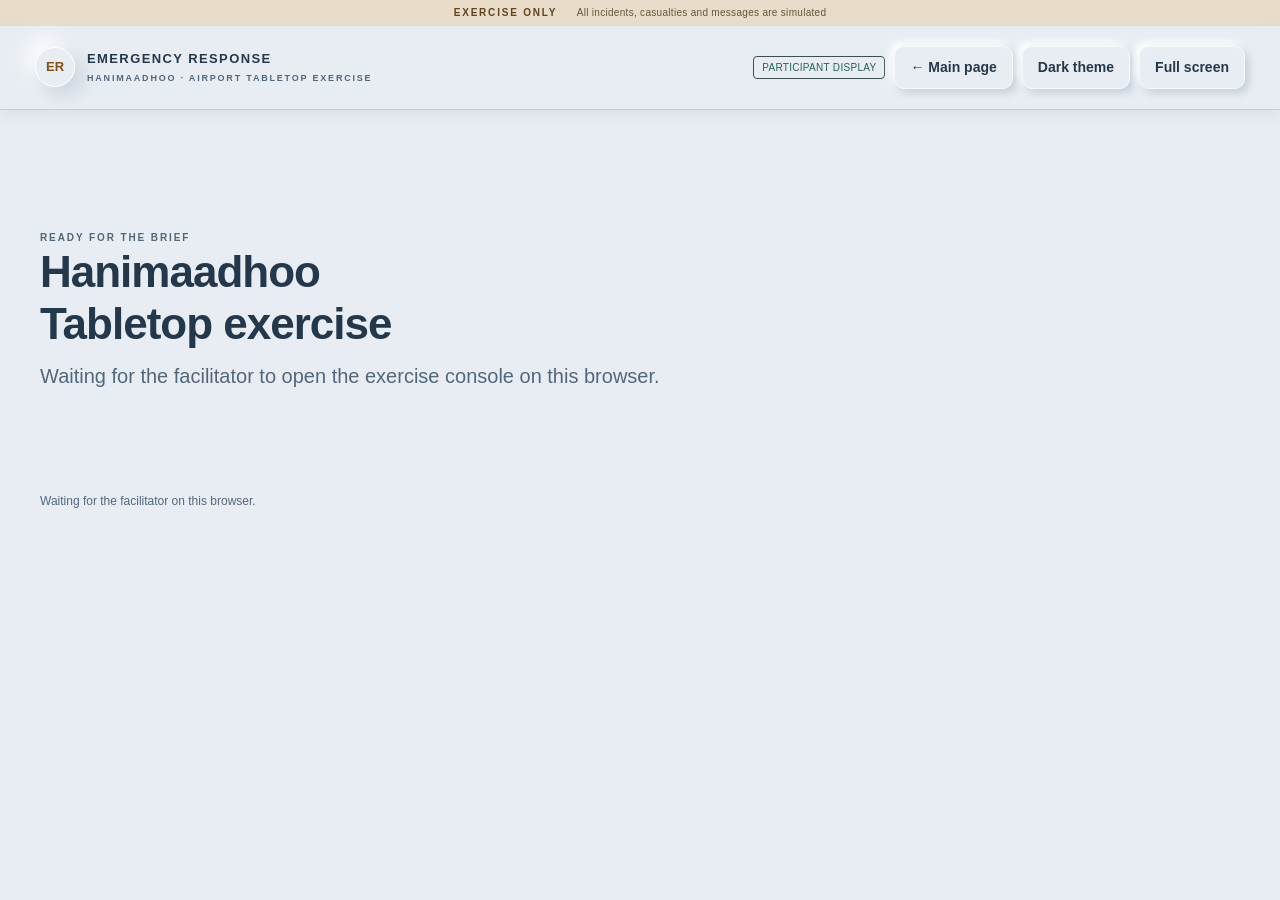
<file: ttx-display.html>
<!doctype html>
<html lang="en">
<head><meta charset="utf-8"><meta name="viewport" content="width=device-width,initial-scale=1"><meta name="theme-color" content="#111c27"><script src="js/ttx-theme.js?v=20261024.lightnav"></script><title>Emergency Response · Participant display</title><link rel="icon" href="favicon.svg" type="image/svg+xml"><link rel="stylesheet" href="css/ttx.css?v=20261024.lightnav"><script src="js/ttx-display.js" defer></script></head>
<body class="projector"><div class="exercise-ribbon">EXERCISE ONLY <span>All incidents, casualties and messages are simulated</span></div><header class="topbar"><div class="wordmark"><span class="brand-icon" aria-hidden="true">ER</span><span>EMERGENCY RESPONSE<small>HANIMAADHOO · AIRPORT TABLETOP EXERCISE</small></span></div><div class="button-row"><span class="tag">PARTICIPANT DISPLAY</span><a class="main-page-button" id="mainPageLink" href="./">&#8592; Main page</a><button type="button" id="ttxThemeToggle" class="theme-toggle">Dark theme</button><button type="button" id="fullscreenBtn">Full screen</button></div></header><main class="display-wrap"><div id="displayContent" aria-live="polite"></div><p class="muted" id="connectionStatus" role="status">Waiting for the facilitator on this browser.</p></main></body>
</html>
</file>
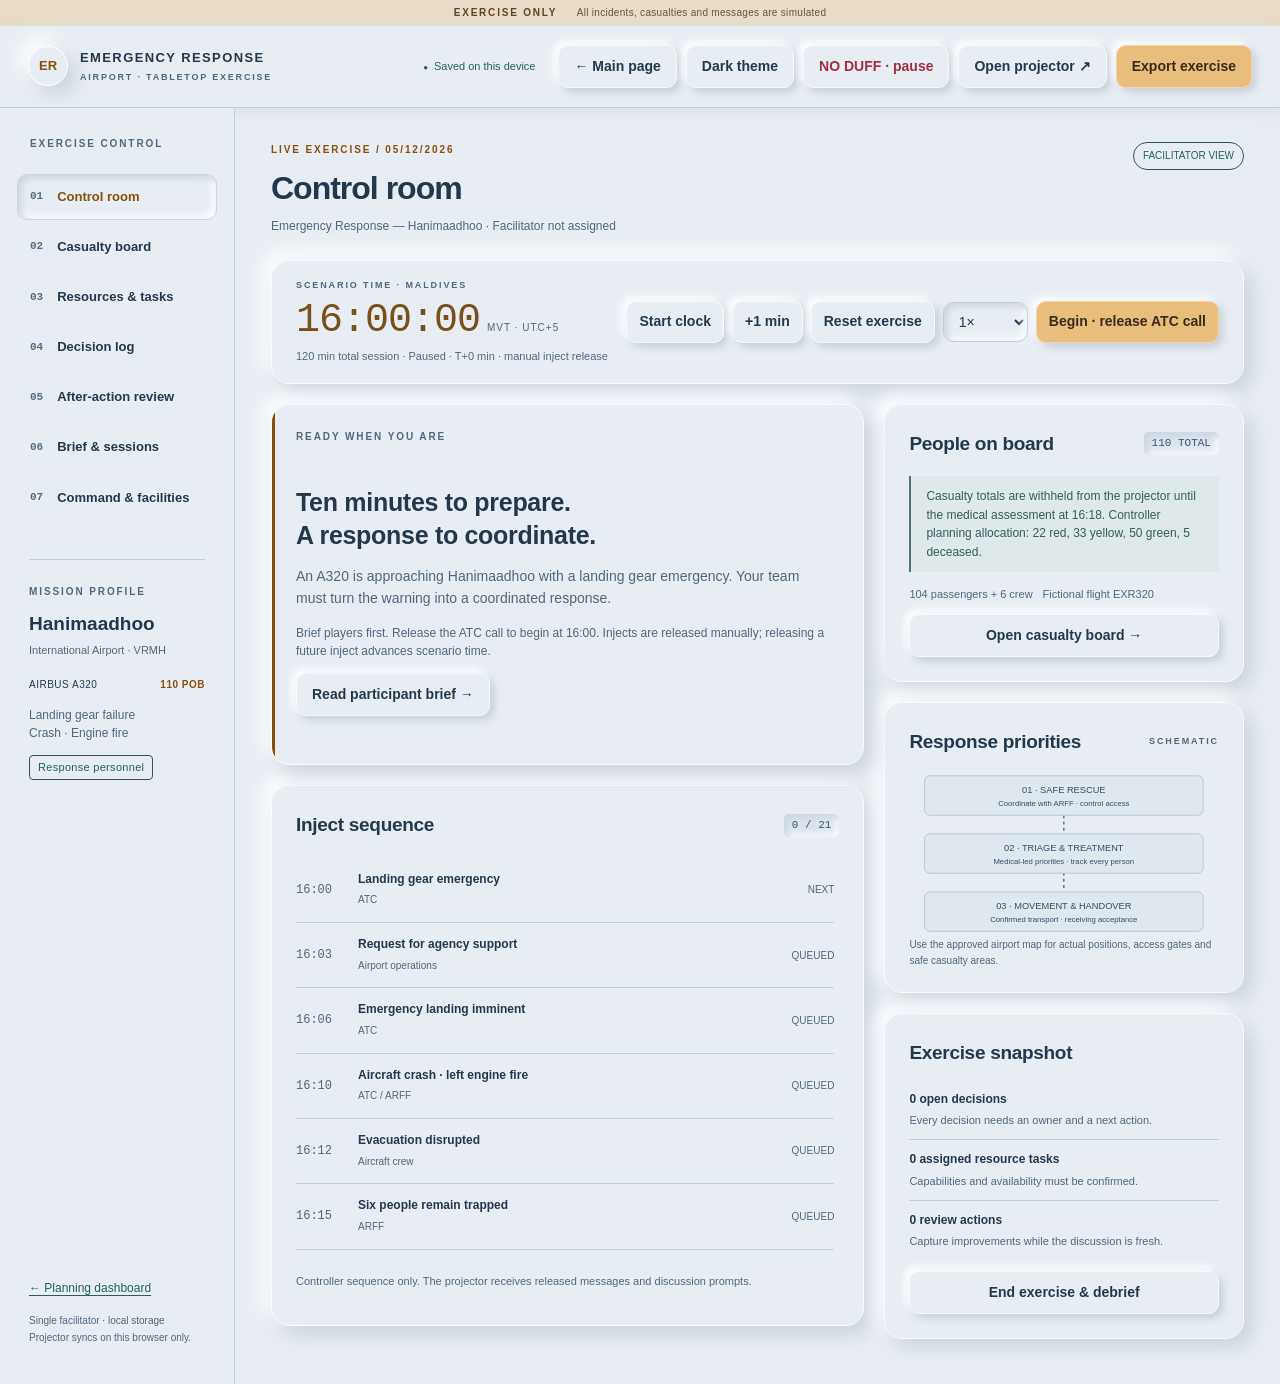
<file: ttx.html>
<!doctype html>
<html lang="en">
<head>
  <meta charset="utf-8">
  <meta name="viewport" content="width=device-width,initial-scale=1">
  <meta name="theme-color" content="#111c27">
  <meta name="description" content="Run the Hanimaadhoo airport emergency tabletop exercise: scenario control, casualty accounting, decisions and after-action review.">
  <script src="js/ttx-theme.js?v=20261024.lightnav"></script><title>Emergency Response · Airport TTX</title>
  <link rel="icon" href="favicon.svg" type="image/svg+xml">
  <link rel="stylesheet" href="css/ttx.css?v=20261024.lightnav">
  <script src="js/ttx-scenario.js?v=20261024.lightnav" defer></script>
  <script src="js/ttx-runner.js?v=20261024.lightnav" defer></script>
</head>
<body>
  <a class="skip" href="#workspace">Skip to exercise</a>
  <div class="exercise-ribbon">EXERCISE ONLY <span>All incidents, casualties and messages are simulated</span></div>
  <header class="topbar">
    <a class="wordmark" href="ttx.html"><span class="brand-icon" aria-hidden="true">ER</span><span>EMERGENCY RESPONSE<small>AIRPORT · TABLETOP EXERCISE</small></span></a>
    <div class="top-actions"><span id="saveStatus" class="save-status" role="status">Saved on this device</span><a class="main-page-button" id="mainPageLink" href="./">&#8592; Main page</a><button type="button" id="ttxThemeToggle" class="theme-toggle">Dark theme</button><button type="button" id="noDuffBtn" class="danger">NO DUFF · pause</button><button type="button" id="projectorBtn">Open projector ↗</button><button type="button" id="exportBtn" class="primary">Export exercise</button></div>
  </header>
  <div class="app-layout">
    <aside class="sidebar">
      <div class="sidebar-label">EXERCISE CONTROL</div>
      <nav aria-label="Exercise sections" id="sectionNav">
        <button type="button" data-view="control" class="nav-item active" aria-current="page"><span>01</span> Control room</button>
        <button type="button" data-view="casualties" class="nav-item"><span>02</span> Casualty board</button>
        <button type="button" data-view="resources" class="nav-item"><span>03</span> Resources & tasks</button>
        <button type="button" data-view="decisions" class="nav-item"><span>04</span> Decision log</button>
        <button type="button" data-view="review" class="nav-item"><span>05</span> After-action review</button>
        <button type="button" data-view="setup" class="nav-item"><span>06</span> Brief & sessions</button>
        <button type="button" data-view="coordination" class="nav-item"><span>07</span> Command & facilities</button>
      </nav>
      <div class="sidebar-mission"><span class="eyebrow">MISSION PROFILE</span><strong>Hanimaadhoo</strong><span>International Airport · VRMH</span><div class="mission-line"><span>AIRBUS A320</span><b>110 POB</b></div><p>Landing gear failure<br>Crash · Engine fire</p><span class="tag">Response personnel</span></div>
      <div class="sidebar-bottom"><a href="index.html">← Planning dashboard</a><p>Single facilitator · local storage<br>Projector syncs on this browser only.</p></div>
    </aside>
    <main id="workspace" tabindex="-1">
      <div id="pageContent"></div>
    </main>
  </div>
  <div id="toast" class="toast" role="status" hidden></div>
  <dialog id="exportDialog"><div class="dialog-heading"><h2>Export exercise</h2><button type="button" data-close="exportDialog" aria-label="Close export">×</button></div><p>Keep a backup of this session, or generate a report for your debrief.</p><button type="button" id="backupBtn" class="primary wide">Download session backup · JSON</button><button type="button" id="reportBtn" class="wide">Download after-action report · HTML</button><p class="muted">The report includes released injects, casualty records, decisions, resource tasks and review actions. Open it in a browser to print or save as PDF.</p></dialog>
  <dialog id="newSessionDialog"><form id="newSessionForm"><div class="dialog-heading"><h2>Start an exercise</h2><button type="button" data-close="newSessionDialog" aria-label="Close new session">×</button></div><label>Exercise name<input name="name" required maxlength="100" value="Emergency Response — Hanimaadhoo"></label><label>Exercise date · MVT<input name="date" type="date" required></label><label>Facilitator<input name="facilitator" maxlength="100" placeholder="Name or appointment"></label><p class="muted">Your current session is paused and retained. The new session starts at 16:00 with no injects released.</p><button class="primary wide">Create session</button></form></dialog>
  <dialog id="confirmDialog"><form method="dialog"><h2 id="confirmTitle">Confirm action</h2><p id="confirmText"></p><div class="button-row"><button value="cancel">Cancel</button><button value="confirm" class="primary">Continue</button></div></form></dialog>
  <input type="file" id="importFile" accept="application/json,.json" hidden>
  <noscript><p>This exercise console needs JavaScript. Enable it to run the TTX.</p></noscript>
</body>
</html>
</file>
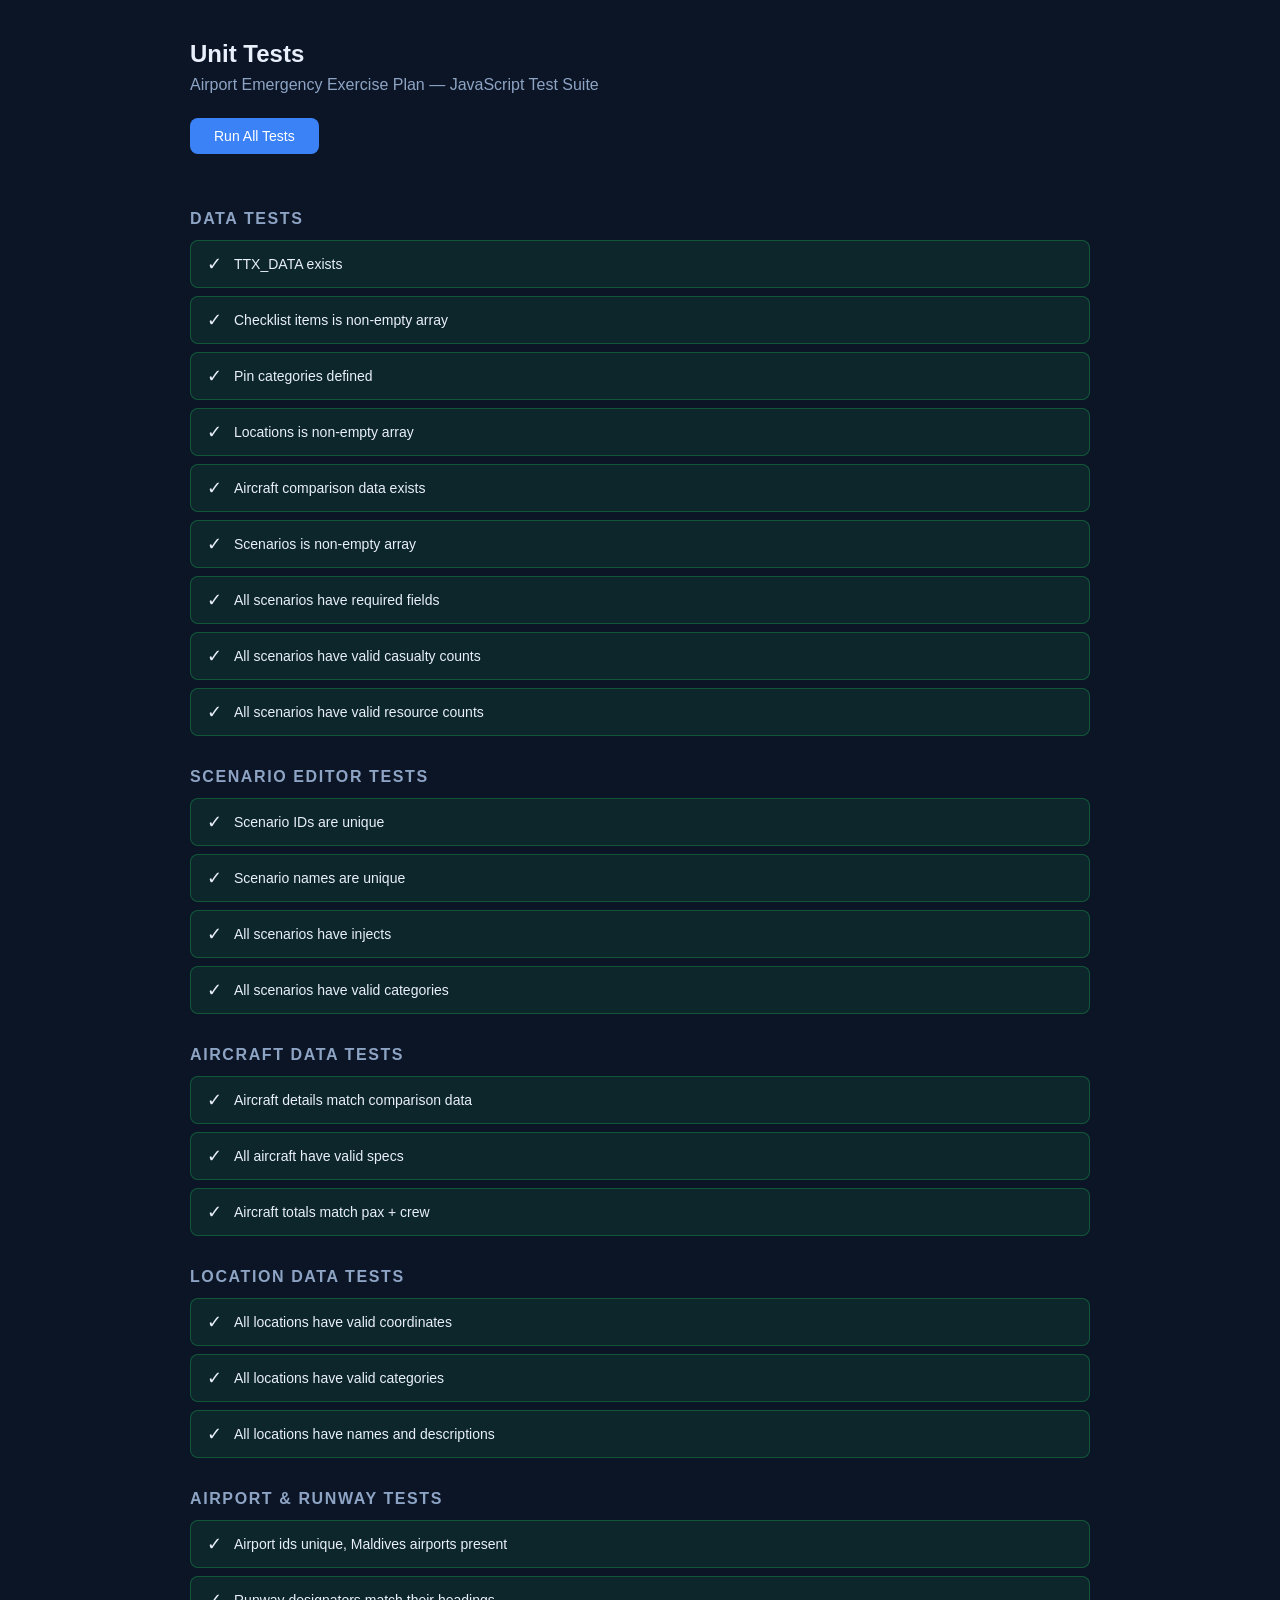
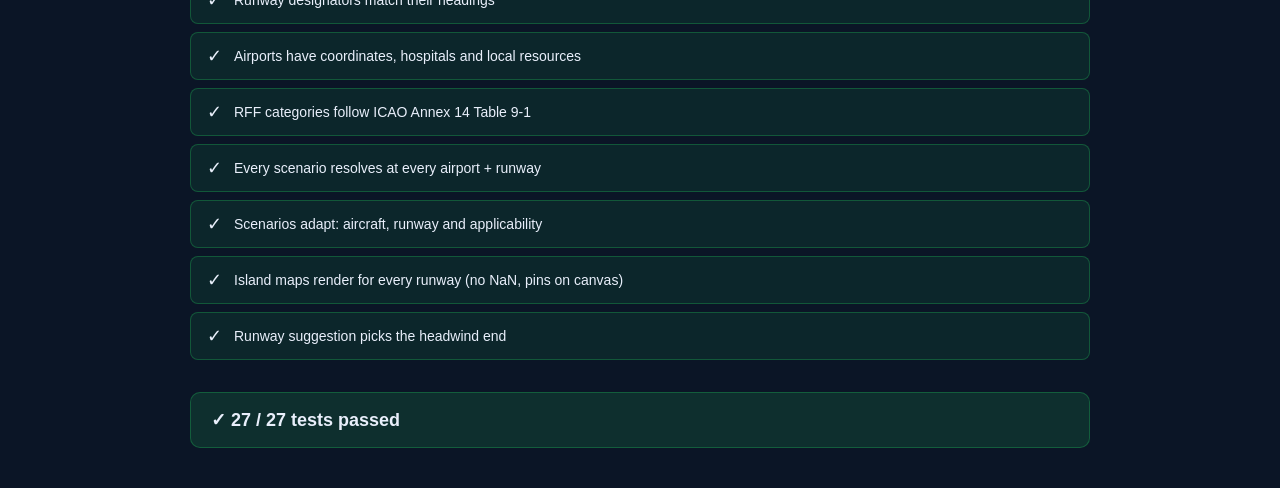
<file: tests/tests.html>
<!DOCTYPE html>
<html lang="en">
<head>
  <meta charset="utf-8">
  <meta name="viewport" content="width=device-width, initial-scale=1">
  <title>Airport Emergency Exercise Plan — Unit Tests</title>
  <link rel="icon" type="image/svg+xml" href="../favicon.svg">
  <style>
    body{font-family:-apple-system,BlinkMacSystemFont,"Segoe UI",Roboto,sans-serif;max-width:900px;margin:0 auto;padding:40px 20px;background:#0b1526;color:#e9effb;}
    h1{font-size:24px;margin:0 0 8px;}
    h2{font-size:16px;margin:32px 0 12px;color:#8ea4c4;text-transform:uppercase;letter-spacing:.1em;}
    .test-suite{margin-bottom:24px;}
    .test-case{padding:12px 16px;margin-bottom:8px;border-radius:8px;border:1px solid #22344f;display:flex;align-items:center;gap:12px;}
    .test-case.pass{background:rgba(34,197,94,.1);border-color:rgba(34,197,94,.3);}
    .test-case.fail{background:rgba(239,68,68,.1);border-color:rgba(239,68,68,.3);}
    .test-icon{font-size:18px;}
    .test-name{flex:1;font-size:14px;}
    .test-detail{font-size:12px;color:#8ea4c4;margin-top:2px;}
    .summary{padding:16px 20px;border-radius:10px;margin-top:32px;font-size:14px;}
    .summary.pass{background:rgba(34,197,94,.15);border:1px solid rgba(34,197,94,.3);}
    .summary.fail{background:rgba(239,68,68,.15);border:1px solid rgba(239,68,68,.3);}
    .summary strong{font-size:18px;}
    #runBtn{background:#3b82f6;color:#fff;border:none;padding:10px 24px;border-radius:8px;font-size:14px;cursor:pointer;margin-bottom:24px;}
    #runBtn:hover{background:#2563eb;}
    .hidden{display:none;}
  </style>
</head>
<body>
  <h1>Unit Tests</h1>
  <p style="color:#8ea4c4;margin:0 0 24px;">Airport Emergency Exercise Plan — JavaScript Test Suite</p>
  <button id="runBtn" onclick="runAllTests()">Run All Tests</button>
  <div id="results"></div>

  <script src="../js/data.js?v=20261021.51"></script>
  <script src="../js/airports.js?v=20261021.51"></script>
  <script>
    var results = { pass: 0, fail: 0, total: 0 };

    function assert(condition, message) {
      if (!condition) throw new Error(message || 'Assertion failed');
    }

    function assertEqual(actual, expected, message) {
      if (actual !== expected) {
        throw new Error((message || 'Values not equal') + ': expected ' + JSON.stringify(expected) + ', got ' + JSON.stringify(actual));
      }
    }

    function assertDeepEqual(actual, expected, message) {
      if (JSON.stringify(actual) !== JSON.stringify(expected)) {
        throw new Error((message || 'Objects not equal') + ': expected ' + JSON.stringify(expected) + ', got ' + JSON.stringify(actual));
      }
    }

    function test(name, fn) {
      try {
        fn();
        results.pass++;
        results.total++;
        return { name: name, pass: true, detail: '' };
      } catch (err) {
        results.fail++;
        results.total++;
        return { name: name, pass: false, detail: err.message };
      }
    }

    function runAllTests() {
      results = { pass: 0, fail: 0, total: 0 };
      var html = '';

      // ==================== DATA TESTS ====================
      html += '<h2>Data Tests</h2><div class="test-suite">';

      html += formatResult(test('TTX_DATA exists', function () {
        assert(typeof TTX_DATA === 'object', 'TTX_DATA is not an object');
      }));

      html += formatResult(test('Checklist items is non-empty array', function () {
        assert(Array.isArray(TTX_DATA.checklistItems), 'checklistItems is not an array');
        assert(TTX_DATA.checklistItems.length > 0, 'checklistItems is empty');
      }));

      html += formatResult(test('Pin categories defined', function () {
        assert(typeof TTX_DATA.pinCategories === 'object', 'pinCategories is not an object');
        assert(Object.keys(TTX_DATA.pinCategories).length >= 5, 'Expected at least 5 pin categories');
      }));

      html += formatResult(test('Locations is non-empty array', function () {
        assert(Array.isArray(TTX_DATA.locations), 'locations is not an array');
        assert(TTX_DATA.locations.length > 0, 'locations is empty');
      }));

      html += formatResult(test('Aircraft comparison data exists', function () {
        assert(Array.isArray(TTX_DATA.aircraftComparison), 'aircraftComparison is not an array');
        assert(TTX_DATA.aircraftComparison.length >= 4, 'Expected at least 4 aircraft types');
      }));

      html += formatResult(test('Scenarios is non-empty array', function () {
        assert(Array.isArray(TTX_DATA.scenarios), 'scenarios is not an array');
        assert(TTX_DATA.scenarios.length > 0, 'scenarios is empty');
      }));

      html += formatResult(test('All scenarios have required fields', function () {
        TTX_DATA.scenarios.forEach(function (sc) {
          assert(sc.id, 'Scenario missing id: ' + sc.name);
          assert(sc.name, 'Scenario missing name');
          assert(typeof sc.soulsOnBoard === 'number', 'Scenario missing soulsOnBoard: ' + sc.name);
          assert(sc.casualties, 'Scenario missing casualties: ' + sc.name);
          assert(sc.resources, 'Scenario missing resources: ' + sc.name);
          assert(Array.isArray(sc.injects), 'Scenario injects not array: ' + sc.name);
        });
      }));

      html += formatResult(test('All scenarios have valid casualty counts', function () {
        TTX_DATA.scenarios.forEach(function (sc) {
          var total = sc.casualties.red + sc.casualties.yellow + sc.casualties.green + sc.casualties.deceased;
          ['red', 'yellow', 'green', 'deceased'].forEach(function (k) {
            assert(sc.casualties[k] >= 0, 'Negative casualty count for: ' + sc.name);
          });
          // casualties can never exceed the people aboard — ground incidents
          // (no aircraft) have soulsOnBoard 0 and involve ground personnel
          if (sc.soulsOnBoard > 0) {
            assert(total <= sc.soulsOnBoard, 'Casualty total exceeds souls on board for: ' + sc.name);
          }
        });
      }));

      html += formatResult(test('All scenarios have valid resource counts', function () {
        TTX_DATA.scenarios.forEach(function (sc) {
          assert(sc.resources.arff >= 0, 'Negative ARFF count for: ' + sc.name);
          assert(sc.resources.ambulances >= 0, 'Negative ambulance count for: ' + sc.name);
          assert(sc.resources.fireTrucks >= 0, 'Negative fire truck count for: ' + sc.name);
          assert(sc.resources.buses >= 0, 'Negative bus count for: ' + sc.name);
        });
      }));

      html += '</div>';

      // ==================== SCENARIO EDITOR TESTS ====================
      html += '<h2>Scenario Editor Tests</h2><div class="test-suite">';

      html += formatResult(test('Scenario IDs are unique', function () {
        var ids = TTX_DATA.scenarios.map(function (s) { return s.id; });
        var unique = ids.filter(function (id, i) { return ids.indexOf(id) === i; });
        assertEqual(ids.length, unique.length, 'Duplicate scenario IDs found');
      }));

      html += formatResult(test('Scenario names are unique', function () {
        var names = TTX_DATA.scenarios.map(function (s) { return s.name; });
        var unique = names.filter(function (n, i) { return names.indexOf(n) === i; });
        assertEqual(names.length, unique.length, 'Duplicate scenario names found');
      }));

      html += formatResult(test('All scenarios have injects', function () {
        TTX_DATA.scenarios.forEach(function (sc) {
          assert(sc.injects.length > 0, 'No injects for scenario: ' + sc.name);
        });
      }));

      html += formatResult(test('All scenarios have valid categories', function () {
        var validCategories = ['aircraft', 'fire', 'hazmat', 'security', 'medical', 'weather', 'infrastructure', 'compound'];
        TTX_DATA.scenarios.forEach(function (sc) {
          var cat = sc.category || 'aircraft';
          assert(validCategories.indexOf(cat) >= 0, 'Invalid category "' + cat + '" for scenario: ' + sc.name);
        });
      }));

      html += '</div>';

      // ==================== AIRCRAFT DATA TESTS ====================
      html += '<h2>Aircraft Data Tests</h2><div class="test-suite">';

      html += formatResult(test('Aircraft details match comparison data', function () {
        assertEqual(TTX_DATA.aircraftDetails.length, TTX_DATA.aircraftComparison.length, 'Aircraft details count mismatch');
      }));

      html += formatResult(test('All aircraft have valid specs', function () {
        TTX_DATA.aircraftDetails.forEach(function (ac) {
          assert(ac.name, 'Aircraft missing name');
          assert(ac.pax > 0, 'Invalid pax count for: ' + ac.name);
          assert(ac.total > 0, 'Invalid total for: ' + ac.name);
          assert(ac.wheels >= 0, 'Invalid wheels for: ' + ac.name); // floatplanes have none
          assert(ac.specs.length > 0, 'No specs for: ' + ac.name);
        });
      }));

      html += formatResult(test('Aircraft totals match pax + crew', function () {
        TTX_DATA.aircraftDetails.forEach(function (ac) {
          var crewMatch = ac.crew.match(/(\d+)\+(\d+)/);
          if (crewMatch) {
            var crewTotal = parseInt(crewMatch[1]) + parseInt(crewMatch[2]);
            assertEqual(ac.total, ac.pax + crewTotal, 'Total mismatch for: ' + ac.name);
          }
        });
      }));

      html += '</div>';

      // ==================== LOCATION DATA TESTS ====================
      html += '<h2>Location Data Tests</h2><div class="test-suite">';

      html += formatResult(test('All locations have valid coordinates', function () {
        TTX_DATA.locations.forEach(function (loc) {
          assert(typeof loc.x === 'number', 'Invalid x coordinate for: ' + loc.name);
          assert(typeof loc.y === 'number', 'Invalid y coordinate for: ' + loc.name);
          assert(loc.x >= 0 && loc.x <= 1000, 'X out of range for: ' + loc.name);
          assert(loc.y >= 0 && loc.y <= 720, 'Y out of range for: ' + loc.name);
        });
      }));

      html += formatResult(test('All locations have valid categories', function () {
        var validCats = ['command', 'casualty', 'family', 'staging', 'media'];
        TTX_DATA.locations.forEach(function (loc) {
          assert(validCats.indexOf(loc.cat) >= 0, 'Invalid category for: ' + loc.name);
        });
      }));

      html += formatResult(test('All locations have names and descriptions', function () {
        TTX_DATA.locations.forEach(function (loc) {
          assert(loc.name, 'Location missing name');
          assert(loc.desc, 'Location missing description: ' + loc.name);
        });
      }));

      html += '</div>';


      // ==================== AIRPORT PROFILE TESTS ====================
      html += '<h2>Airport &amp; Runway Tests</h2><div class="test-suite">';

      /* every airport × runway end, without touching saved selection */
      var everySite = function (fn) {
        TTX_AIRPORTS.forEach(function (ap) {
          ap.runways.forEach(function (rw) {
            rw.ends.forEach(function (e) {
              fn(TTX_SITE.context({ airport: ap.id, runway: rw.id, end: e }), ap, rw, e);
            });
          });
        });
      };

      html += formatResult(test('Airport ids unique, Maldives airports present', function () {
        var ids = TTX_AIRPORTS.map(function (a) { return a.id; });
        assertEqual(ids.length, ids.filter(function (id, i) { return ids.indexOf(id) === i; }).length, 'Duplicate airport id');
        ['VRMM', 'VRMG', 'VRMH', 'VRMK', 'VRMD', 'VRMV'].forEach(function (id) {
          assert(TTX_SITE.byId(id), 'Missing airport ' + id);
        });
      }));

      html += formatResult(test('Runway designators match their headings', function () {
        TTX_AIRPORTS.forEach(function (ap) {
          ap.runways.forEach(function (rw) {
            assertEqual(rw.ends.length, 2, 'Runway needs two ends: ' + ap.id + ' ' + rw.id);
            var a = parseInt(rw.ends[0], 10), b = parseInt(rw.ends[1], 10);
            assertEqual(Math.abs(a - b), 18, 'Ends not reciprocal: ' + ap.id + ' ' + rw.id);
            assertEqual(rw.hdg, a * 10, 'Heading must equal first end x10: ' + ap.id + ' ' + rw.id);
            assert(rw.length > 500 && rw.width > 0, 'Bad runway size: ' + ap.id);
          });
        });
      }));

      html += formatResult(test('Airports have coordinates, hospitals and local resources', function () {
        TTX_AIRPORTS.forEach(function (ap) {
          if (ap.id !== 'GENERIC') {
            assert(ap.lat > -2 && ap.lat < 8 && ap.lon > 72 && ap.lon < 74, 'Coordinates outside the Maldives: ' + ap.id);
          }
          assert(ap.hospitals.length > 0, 'No hospitals: ' + ap.id);
          assert(TTX_SITE.primaryHospital(ap), 'No primary hospital: ' + ap.id);
          ['arff', 'ambulances', 'fireTrucks', 'buses', 'boats'].forEach(function (k) {
            assert(typeof ap.local[k] === 'number' && ap.local[k] >= 0, 'Bad local ' + k + ': ' + ap.id);
          });
          Object.keys(ap.fleet).forEach(function (role) {
            var n = ap.fleet[role];
            if (n) assert(TTX_SITE.rffForAircraft(n), 'Fleet aircraft not in aircraft data: ' + n + ' @ ' + ap.id);
          });
        });
      }));

      html += formatResult(test('RFF categories follow ICAO Annex 14 Table 9-1', function () {
        assertEqual(TTX_SITE.rffForAircraft('DHC-6 Twin Otter (floats)'), 3, 'Twin Otter');
        assertEqual(TTX_SITE.rffForAircraft('ATR 72-600'), 5, 'ATR 72');
        assertEqual(TTX_SITE.rffForAircraft('Airbus A320-200'), 6, 'A320');
        assertEqual(TTX_SITE.rffForAircraft('Boeing 737-800'), 7, '737-800');
        assertEqual(TTX_SITE.rffForAircraft('Boeing 777-300ER'), 9, '777-300ER');
        assertEqual(TTX_SITE.rffCategory(60, 7.5), 9, 'width bump');
      }));

      html += formatResult(test('Every scenario resolves at every airport + runway', function () {
        everySite(function (ctx, ap, rw, e) {
          var n = 0;
          TTX_DATA.scenarios.forEach(function (sc) {
            if (!TTX_SITE.isApplicable(sc, ctx)) return;
            n++;
            var r = TTX_SITE.resolveScenario(sc, ctx);
            r.injects.forEach(function (t) {
              assert(!/\{[A-Z_]+\}/.test(t), 'Unfilled token in ' + sc.id + ' @ ' + ap.id + ': ' + t);
            });
            var tot = r.casualties.red + r.casualties.yellow + r.casualties.green + r.casualties.deceased;
            if (r.soulsOnBoard > 0) assert(tot <= r.soulsOnBoard, 'Casualties > SOB: ' + sc.id + ' @ ' + ap.id);
            ['arff', 'ambulances', 'fireTrucks', 'buses', 'boats'].forEach(function (k) {
              assert(r.resources[k] >= 0, 'Bad resource ' + k + ' in ' + sc.id);
            });
            if (sc.aircraftRole) assert(r.aircraft, 'No aircraft picked: ' + sc.id + ' @ ' + ap.id);
          });
          assert(n >= 12, 'Too few scenarios at ' + ap.id + ' RWY ' + e + ': ' + n);
        });
      }));

      html += formatResult(test('Scenarios adapt: aircraft, runway and applicability', function () {
        var crash = TTX_DATA.scenarios.filter(function (s) { return s.id === 'atr72-crash'; })[0];
        var drv = TTX_SITE.resolveScenario(crash, TTX_SITE.context({ airport: 'VRMD', end: '30' }));
        assertEqual(drv.aircraft, 'Dash 8-300', 'Dharavandhoo regional aircraft');
        assertEqual(drv.soulsOnBoard, 54, 'SOB follows the aircraft');
        assert(drv.injects.join(' ').indexOf('RWY 30') >= 0, 'Runway in use not in injects');
        var sea = TTX_DATA.scenarios.filter(function (s) { return s.id === 'seaplane-capsize'; })[0];
        assert(TTX_SITE.isApplicable(sea, TTX_SITE.context({ airport: 'VRMM' })), 'Seaplane scenario at Velana');
        assert(!TTX_SITE.isApplicable(sea, TTX_SITE.context({ airport: 'VRMK' })), 'No seaplane scenario at Kadhdhoo');
        var wb = TTX_DATA.scenarios.filter(function (s) { return s.id === 'widebody-emergency'; })[0];
        assert(!TTX_SITE.isApplicable(wb, TTX_SITE.context({ airport: 'VRMD' })), 'No widebody at Dharavandhoo');
      }));

      html += formatResult(test('Island maps render for every runway (no NaN, pins on canvas)', function () {
        everySite(function (ctx, ap, rw, e) {
          var m = TTX_SITE.mapSvg(ctx, {});
          assert(m.svg.length > 1000 && m.svg.indexOf('NaN') < 0, 'Bad map svg: ' + ap.id + ' ' + e);
          assert(m.svg.indexOf('RWY ' + e + ' IN USE') >= 0, 'Active runway not labelled: ' + ap.id + ' ' + e);
          ['runway', 'undershoot', 'overrun', 'water', 'terminal', 'apron', 'cargo', 'fuel', 'remote', 'perimeter'].forEach(function (site) {
            var inc = TTX_SITE.incidentSite(site, ctx);
            assert(inc.x > 0 && inc.x < 1000 && inc.y > 0 && inc.y < 720, 'Incident off canvas: ' + site + ' @ ' + ap.id + ' ' + e);
            var pos = TTX_SITE.locationPositions(ctx, inc, ctx.hdg);
            Object.keys(pos).forEach(function (id) {
              assert(pos[id].x >= 0 && pos[id].x <= 1000 && pos[id].y >= 0 && pos[id].y <= 720, 'Pin ' + id + ' off canvas @ ' + ap.id);
            });
          });
        });
      }));

      html += formatResult(test('Runway suggestion picks the headwind end', function () {
        var ctx = TTX_SITE.context({ airport: 'VRMM', runway: '18/36', end: '36' });
        assertEqual(TTX_SITE.suggestEnd(10, 20, ctx).end, '36', 'north wind → RWY 36');
        assertEqual(TTX_SITE.suggestEnd(190, 20, ctx).end, '18', 'south wind → RWY 18');
      }));

      html += '</div>';

      // ==================== SUMMARY ====================
      var summaryClass = results.fail === 0 ? 'pass' : 'fail';
      var summaryIcon = results.fail === 0 ? '✓' : '✗';
      html += '<div class="summary ' + summaryClass + '">';
      html += '<strong>' + summaryIcon + ' ' + results.pass + ' / ' + results.total + ' tests passed</strong>';
      if (results.fail > 0) {
        html += '<div style="margin-top:8px;color:#fca5a5;">' + results.fail + ' test(s) failed</div>';
      }
      html += '</div>';

      document.getElementById('results').innerHTML = html;
    }

    function formatResult(result) {
      var icon = result.pass ? '✓' : '✗';
      var detail = result.detail ? '<div class="test-detail">' + result.detail + '</div>' : '';
      return '<div class="test-case ' + (result.pass ? 'pass' : 'fail') + '">' +
        '<span class="test-icon">' + icon + '</span>' +
        '<div class="test-name">' + result.name + detail + '</div>' +
        '</div>';
    }

    // Auto-run on load
    window.addEventListener('load', runAllTests);
  </script>
</body>
</html>
</file>
<file: css/styles.css>
:root{
  --bg-grad-1:#0b1526; --bg-grad-2:#070b16;
  --panel:#101b30; --panel2:#152340;
  --line:#22344f; --line-soft:#1a2942;
  --text:#e9effb; --muted:#8ea4c4; --muted2:#6b80a0;
  --red:#ef4444; --amber:#f59e0b; --green:#22c55e;
  --blue:#3b82f6; --purple:#a855f7; --cyan:#06b6d4;
  --radius:14px; --radius-sm:10px;
  --card-text:#c4d3e8; --card-strong:#fff; --card-bg-solid:#0d1729;
  --header-bg:rgba(8,14,28,.72); --tabs-bg:rgba(8,14,28,.82);
  --tab-active:#fff; --tab-active-border:#2f5fc4;
  --stat-bg:#0a1220; --stat-text:#fff;
  --table-stripe:rgba(21,35,64,.35); --table-text:#c4d3e8; --table-strong:#fff;
  --progress-bg:#0a1220;
  --check-box-border:#3a5378;
  --hover-border:#33507d;
  --notice-text:#c4d3e8; --notice-strong:#fff;
  --spec-val:#e9effb;
  --step-text:#c4d3e8;
  --check-label:#c4d3e8;
  --zone-who:#c4d3e8;
  --flow-label-hot:#fca5a5; --flow-label-warm:#fcd34d; --flow-label-cold:#86efac;
  --phase-num-1:#93c5fd; --phase-num-2:#fca5a5; --phase-num-3:#86efac;
  --phase-bg-1:rgba(59,130,246,.12); --phase-bg-2:rgba(239,68,68,.12); --phase-bg-3:rgba(34,197,94,.12);
  --scrollbar:#24354f;
  --map-bg:#0d1728;
  --diagram-bg:#0d1728;
}

/* Light theme overrides */
[data-theme="light"]{
  --bg-grad-1:#f0f4fa; --bg-grad-2:#e2e8f0;
  --panel:#ffffff; --panel2:#f1f5f9;
  --line:#cbd5e1; --line-soft:#e2e8f0;
  --text:#1e293b; --muted:#475569; --muted2:#64748b;
  --red:#dc2626; --amber:#d97706; --green:#16a34a;
  --blue:#2563eb; --purple:#9333ea; --cyan:#0891b2;
  --card-text:#334155; --card-strong:#0f172a; --card-bg-solid:#f8fafc;
  --header-bg:rgba(255,255,255,.85); --tabs-bg:rgba(255,255,255,.9);
  --tab-active:#fff; --tab-active-border:#2f5fc4;
  --stat-bg:#f1f5f9; --stat-text:#0f172a;
  --table-stripe:rgba(15,23,42,.04); --table-text:#334155; --table-strong:#0f172a;
  --progress-bg:#e2e8f0;
  --check-box-border:#94a3b8;
  --hover-border:#94a3b8;
  --notice-text:#334155; --notice-strong:#0f172a;
  --spec-val:#0f172a;
  --step-text:#334155;
  --check-label:#334155;
  --zone-who:#334155;
  --flow-label-hot:#dc2626; --flow-label-warm:#d97706; --flow-label-cold:#16a34a;
  --phase-num-1:#1d4ed8; --phase-num-2:#dc2626; --phase-num-3:#16a34a;
  --phase-bg-1:rgba(37,99,235,.1); --phase-bg-2:rgba(220,38,38,.1); --phase-bg-3:rgba(22,163,74,.1);
  --scrollbar:#cbd5e1;
  --map-bg:#f8fafc;
  --diagram-bg:#f8fafc;
}
*{box-sizing:border-box;}
html,body{margin:0;padding:0;}
body{
  background:
    radial-gradient(1100px 600px at 12% -10%, #16294a 0%, transparent 60%),
    radial-gradient(900px 500px at 95% 0%, #1a1533 0%, transparent 55%),
    linear-gradient(180deg, var(--bg-grad-1) 0%, var(--bg-grad-2) 100%);
  background-attachment:fixed;
  color:var(--text);
  font-family:-apple-system,BlinkMacSystemFont,"Segoe UI",Roboto,"Helvetica Neue",Arial,sans-serif;
  font-size:15px; line-height:1.55;
  -webkit-font-smoothing:antialiased;
  min-height:100vh;
}
.wrap{max-width:1280px;margin:0 auto;padding:0 20px;}

.tab-radio{position:fixed;opacity:0;pointer-events:none;width:0;height:0;top:0;left:0;}

/* ---------- Header (scrolls away; only .tabs stays floating) ---------- */
.app-header{
  border-bottom:1px solid var(--line-soft);
  background:var(--header-bg);
  backdrop-filter:blur(14px);
  position:static;
}
.app-header .wrap{
  display:flex; align-items:center; justify-content:space-between;
  flex-wrap:wrap;
  gap:10px 16px; padding-top:14px; padding-bottom:14px;
}
.brand{display:flex;align-items:center;gap:14px;flex:1 1 280px;min-width:180px;}
.brand>div{min-width:0;}
.brand-mark{
  width:44px;height:44px;flex:0 0 44px;
  border-radius:12px;display:grid;place-items:center;font-size:22px;
  background:linear-gradient(145deg,#1e3a8a,#0e1c38);
  border:1px solid #2c4a7a;
  box-shadow:0 0 0 1px rgba(59,130,246,.12), 0 8px 24px -12px rgba(59,130,246,.7);
}
.brand h1{font-size:17px;margin:0;letter-spacing:-.2px;white-space:nowrap;overflow:hidden;text-overflow:ellipsis;}
.brand p{margin:0;font-size:12.5px;color:var(--muted);letter-spacing:.02em;overflow:hidden;text-overflow:ellipsis;white-space:nowrap;}
.header-actions{
  display:flex; align-items:center; justify-content:flex-end;
  flex-wrap:wrap; gap:8px 10px;
  flex:0 0 auto; max-width:100%; margin-left:auto;
}
.header-actions .reset-btn{flex:0 0 auto;white-space:nowrap;}
.status-chip{
  display:flex;align-items:center;gap:7px;font-size:12px;
  color:var(--muted);border:1px solid var(--line);
  background:var(--panel);padding:6px 12px;border-radius:999px;
  white-space:nowrap;
}
.dot-live{
  width:7px;height:7px;border-radius:50%;background:var(--green);
  box-shadow:0 0 0 3px rgba(34,197,94,.16);
  animation:pulse 2.4s infinite;
}
@keyframes pulse{0%,100%{opacity:1;}50%{opacity:.35;}}

/* ---------- Tabs (the only floating element) ---------- */
.tabs{
  position:sticky; top:0; z-index:50;
  background:var(--tabs-bg);
  backdrop-filter:blur(14px);
  border-bottom:1px solid var(--line-soft);
}
.tabs .wrap{
  display:flex; gap:6px; overflow-x:auto;
  padding-top:10px; padding-bottom:10px;
  scrollbar-width:none; -webkit-overflow-scrolling:touch;
}
.tabs .wrap::-webkit-scrollbar{display:none;}
.tab{
  display:inline-block;
  border:1px solid transparent; background:transparent;
  color:var(--muted); font:inherit; font-size:13.5px; font-weight:500;
  padding:8px 15px; border-radius:999px;
  cursor:pointer; white-space:nowrap;
  transition:.18s ease; user-select:none;
  -webkit-tap-highlight-color:transparent;
}
.tab:hover{color:var(--text);background:var(--panel);}

/* keyboard focus lands on the visually-hidden radios — show the ring on
   the matching visible label instead */
.tab-radio:focus-visible ~ .tabs .tab[for="ttx-tab-phases"],
.tab-radio:focus-visible ~ .tabs .tab[for="ttx-tab-teams"],
.tab-radio:focus-visible ~ .tabs .tab[for="ttx-tab-locations"],
.tab-radio:focus-visible ~ .tabs .tab[for="ttx-tab-zones"],
.tab-radio:focus-visible ~ .tabs .tab[for="ttx-tab-emergencies"],
.tab-radio:focus-visible ~ .tabs .tab[for="ttx-tab-aircraft"],
.tab-radio:focus-visible ~ .tabs .tab[for="ttx-tab-checklist"]{
  outline:2px solid var(--blue);outline-offset:2px;color:var(--text);
}

#ttx-tab-phases:checked ~ .tabs .tab[for="ttx-tab-phases"],
#ttx-tab-teams:checked ~ .tabs .tab[for="ttx-tab-teams"],
#ttx-tab-locations:checked ~ .tabs .tab[for="ttx-tab-locations"],
#ttx-tab-zones:checked ~ .tabs .tab[for="ttx-tab-zones"],
#ttx-tab-emergencies:checked ~ .tabs .tab[for="ttx-tab-emergencies"],
#ttx-tab-aircraft:checked ~ .tabs .tab[for="ttx-tab-aircraft"],
#ttx-tab-checklist:checked ~ .tabs .tab[for="ttx-tab-checklist"]{
  color:var(--tab-active);
  background:linear-gradient(145deg,#1d4ed8,#1e3a8a);
  border-color:var(--tab-active-border);
  box-shadow:0 6px 18px -8px rgba(59,130,246,.9);
}

/* ---------- Views ---------- */
main.wrap{padding-top:30px;padding-bottom:120px;}
.view{display:none;animation:fade .28s ease;}

#ttx-tab-phases:checked ~ main #phases,
#ttx-tab-teams:checked ~ main #teams,
#ttx-tab-locations:checked ~ main #locations,
#ttx-tab-zones:checked ~ main #zones,
#ttx-tab-emergencies:checked ~ main #emergencies,
#ttx-tab-aircraft:checked ~ main #aircraft,
#ttx-tab-checklist:checked ~ main #checklist{display:block;}

@keyframes fade{from{opacity:0;transform:translateY(6px);}to{opacity:1;transform:none;}}

.section-head{margin:0 0 6px;font-size:23px;letter-spacing:-.4px;}
.section-sub{margin:0 0 26px;color:var(--muted);font-size:14px;max-width:780px;}

h3.sub{
  font-size:12px;text-transform:uppercase;letter-spacing:.14em;
  color:var(--muted2);margin:34px 0 14px;font-weight:600;
  display:flex;align-items:center;gap:10px;
}
h3.sub::after{content:"";flex:1;height:1px;background:linear-gradient(90deg,var(--line),transparent);}
h3.sub:first-of-type{margin-top:0;}

/* ---------- Cards ---------- */
.card{
  background:linear-gradient(160deg,var(--panel) 0%, var(--card-bg-solid) 100%);
  border:1px solid var(--line-soft);border-radius:var(--radius);padding:20px;
}
.card-title{font-size:15px;font-weight:600;margin:0 0 12px;display:flex;align-items:center;gap:10px;}
ul.clean{margin:0;padding:0;list-style:none;}
ul.clean li{position:relative;padding-left:20px;margin-bottom:9px;font-size:13.6px;color:var(--card-text);}
ul.clean li:last-child{margin-bottom:0;}
ul.clean li::before{
  content:"";position:absolute;left:4px;top:8px;
  width:6px;height:6px;border-radius:2px;background:var(--blue);transform:rotate(45deg);
}
ul.clean li strong{color:var(--card-strong);font-weight:600;}

/* ---------- Phase cards ---------- */
.phase-grid{display:grid;grid-template-columns:repeat(3,1fr);gap:18px;}
.phase{position:relative;overflow:hidden;padding-top:24px;}
.phase::before{content:"";position:absolute;top:0;left:0;right:0;height:3px;}
.phase[data-c="1"]::before{background:linear-gradient(90deg,var(--blue),transparent);}
.phase[data-c="2"]::before{background:linear-gradient(90deg,var(--red),transparent);}
.phase[data-c="3"]::before{background:linear-gradient(90deg,var(--green),transparent);}
.phase-num{
  display:inline-flex;align-items:center;gap:8px;
  font-size:11px;font-weight:700;letter-spacing:.14em;text-transform:uppercase;
  padding:4px 10px;border-radius:999px;margin-bottom:12px;
}
.phase[data-c="1"] .phase-num{color:var(--phase-num-1);background:var(--phase-bg-1);}
.phase[data-c="2"] .phase-num{color:var(--phase-num-2);background:var(--phase-bg-2);}
.phase[data-c="3"] .phase-num{color:var(--phase-num-3);background:var(--phase-bg-3);}

/* ---------- Team grid ---------- */
.team-grid{display:grid;grid-template-columns:repeat(auto-fill,minmax(230px,1fr));gap:14px;}
.team-card{
  background:linear-gradient(160deg,var(--panel) 0%, var(--card-bg-solid) 100%);
  border:1px solid var(--line-soft);border-radius:var(--radius-sm);
  padding:15px 16px;transition:.2s ease;
}
.team-card:hover{border-color:var(--hover-border);transform:translateY(-2px);box-shadow:0 14px 30px -20px rgba(59,130,246,.9);}
.team-card h4{margin:0 0 6px;font-size:13.6px;font-weight:600;display:flex;align-items:center;gap:9px;}
.team-card p{margin:0;font-size:12.6px;color:var(--muted);line-height:1.5;}
.swatch{width:9px;height:9px;border-radius:3px;flex:0 0 9px;}
.sw-blue{background:var(--blue);}
.sw-red{background:var(--red);}
.sw-green{background:var(--green);}
.sw-amber{background:var(--amber);}
.sw-purple{background:var(--purple);}
.sw-cyan{background:var(--cyan);}
.icon-badge{
  width:28px;height:28px;flex:0 0 28px;border-radius:8px;
  display:grid;place-items:center;font-size:14px;
  background:var(--panel2);border:1px solid var(--line);
}

/* ---------- Map / locations ---------- */
.map-layout{display:grid;grid-template-columns:1.55fr 1fr;gap:20px;align-items:start;}
.map-shell{
  background:linear-gradient(160deg,var(--map-bg),var(--card-bg-solid));
  border:1px solid var(--line-soft);border-radius:var(--radius);
  padding:12px;position:relative;overflow:hidden;
}
.map-shell svg{display:block;width:100%;height:auto;}

.legend{display:flex;flex-direction:column;gap:8px;max-height:680px;overflow-y:auto;padding-right:4px;}
.legend::-webkit-scrollbar{width:6px;}
.legend::-webkit-scrollbar-thumb{background:var(--scrollbar);border-radius:99px;}
.legend-cat{
  font-size:10.5px;text-transform:uppercase;letter-spacing:.13em;
  color:var(--muted2);font-weight:700;margin:10px 0 2px;
}
.legend-cat:first-child{margin-top:0;}
.legend-item{
  display:flex;align-items:flex-start;gap:11px;
  padding:9px 11px;border-radius:10px;border:1px solid transparent;
  background:var(--panel);transition:.16s ease;
}
.legend-item:hover{border-color:var(--hover-border);background:var(--panel2);}
.legend-num{
  width:22px;height:22px;flex:0 0 22px;border-radius:50%;
  display:grid;place-items:center;font-size:11px;font-weight:700;
  color:#fff;margin-top:1px;
}
.legend-txt{min-width:0;}
.legend-txt b{display:block;font-size:13px;font-weight:600;line-height:1.35;}
.legend-txt span{display:block;font-size:11.6px;color:var(--muted);margin-top:2px;line-height:1.45;}

.pin{cursor:grab;touch-action:none;}
.site-mark{cursor:grab;touch-action:none;}
.site-mark:hover{filter:drop-shadow(0 0 4px rgba(148,163,184,.7));}
.site-mark.dragging{cursor:grabbing;opacity:.9;}
#crashZoneGroup{touch-action:none;}
.pin .halo{fill:none;stroke-width:2;opacity:0;transition:opacity .2s ease;}
.pin:hover .halo{opacity:.9;}
.pin .dot{transition:fill .2s ease, stroke .2s ease;}
.pin.dragging{cursor:grabbing;opacity:.9;}
.pin.dragging .halo{opacity:.9;}

/* ---------- Zones ---------- */
.zones-layout{display:grid;grid-template-columns:1fr 1fr;gap:22px;align-items:start;}
.zone-cards{display:flex;flex-direction:column;gap:13px;}
.zone-card{
  border-radius:var(--radius-sm);padding:16px 18px;
  border:1px solid var(--line-soft);background:var(--panel);
  position:relative;overflow:hidden;
}
.zone-card::before{content:"";position:absolute;left:0;top:0;bottom:0;width:4px;}
.zone-card[data-z="hot"]::before{background:var(--red);}
.zone-card[data-z="warm"]::before{background:var(--amber);}
.zone-card[data-z="cold"]::before{background:var(--green);}
.zone-card h4{margin:0 0 4px;font-size:14.5px;display:flex;align-items:center;gap:10px;}
.zone-card .aka{font-size:11.5px;color:var(--muted2);letter-spacing:.04em;margin:0 0 9px;}
.zone-card p{margin:0 0 8px;font-size:13px;color:var(--muted);}
.zone-card p:last-child{margin-bottom:0;}
.zone-card .who{
  font-size:12.5px;color:var(--zone-who);border-top:1px dashed var(--line);
  padding-top:9px;margin-top:10px;
}
.flow{display:grid;grid-template-columns:1fr auto 1fr auto 1fr;gap:12px;align-items:center;margin-top:22px;}
.flow-node{background:var(--panel);border:1px solid var(--line-soft);border-radius:var(--radius-sm);padding:16px;text-align:center;}
.flow-node .fn-label{font-size:10.5px;letter-spacing:.13em;text-transform:uppercase;font-weight:700;margin-bottom:6px;}
.flow-node[data-z="hot"] .fn-label{color:var(--flow-label-hot);}
.flow-node[data-z="warm"] .fn-label{color:var(--flow-label-warm);}
.flow-node[data-z="cold"] .fn-label{color:var(--flow-label-cold);}
.flow-node .fn-title{font-size:13.5px;font-weight:600;margin-bottom:4px;}
.flow-node .fn-sub{font-size:12px;color:var(--muted);}
.flow-arrow{color:var(--muted2);font-size:20px;line-height:1;}

/* ---------- Emergency cards ---------- */
.emg-grid{display:grid;grid-template-columns:repeat(auto-fill,minmax(290px,1fr));gap:16px;}
.emg-card{
  background:linear-gradient(160deg,var(--panel) 0%, var(--card-bg-solid) 100%);
  border:1px solid var(--line-soft);border-radius:var(--radius);
  padding:18px;transition:.2s ease;
}
.emg-card:hover{border-color:var(--hover-border);transform:translateY(-3px);box-shadow:0 18px 34px -24px rgba(59,130,246,.95);}
.emg-head{display:flex;align-items:center;gap:12px;margin-bottom:13px;}
.emg-head h4{margin:0;font-size:14.5px;font-weight:600;}
.emg-icon{
  width:38px;height:38px;flex:0 0 38px;border-radius:11px;
  display:grid;place-items:center;font-size:18px;border:1px solid var(--line);
}
.emg-card ul.clean li::before{background:var(--muted2);}

/* ---------- Notice ---------- */
.notice{
  display:flex;gap:13px;align-items:flex-start;
  background:rgba(59,130,246,.07);border:1px solid rgba(59,130,246,.28);
  border-left:3px solid var(--blue);border-radius:var(--radius-sm);
  padding:15px 18px;margin-top:22px;font-size:13.3px;color:var(--notice-text);
}
.notice .ni{font-size:16px;line-height:1.3;}
.notice strong{color:var(--notice-strong);}
.notice.warn{
  background:rgba(245,158,11,.07);border-color:rgba(245,158,11,.3);
  border-left-color:var(--amber);
}

/* ---------- Steps ---------- */
.steps{display:flex;flex-wrap:wrap;gap:10px;align-items:center;margin-bottom:26px;}
.step-chip{
  display:flex;align-items:center;gap:9px;
  background:var(--panel);border:1px solid var(--line-soft);
  border-radius:999px;padding:8px 15px 8px 9px;
  font-size:12.8px;color:var(--step-text);
}
.step-chip b{
  width:21px;height:21px;border-radius:50%;display:grid;place-items:center;
  background:linear-gradient(145deg,#1d4ed8,#1e3a8a);
  font-size:11px;color:#fff;font-weight:700;
}
.step-sep{color:var(--muted2);font-size:14px;}

/* ---------- Checklist ---------- */
.progress-shell{
  display:flex;align-items:center;gap:16px;margin-bottom:20px;
  background:var(--panel);border:1px solid var(--line-soft);
  border-radius:var(--radius);padding:16px 20px;
}
.progress-bar{flex:1;height:9px;background:var(--progress-bg);border-radius:99px;overflow:hidden;border:1px solid var(--line-soft);}
.progress-fill{
  height:100%;width:0%;border-radius:99px;
  background:linear-gradient(90deg,#1d4ed8,#22c55e);
  transition:width .35s cubic-bezier(.4,0,.2,1);
}
.progress-num{font-size:13px;font-weight:700;color:var(--muted);min-width:66px;text-align:right;font-variant-numeric:tabular-nums;}
.progress-num.ready{color:var(--green);}

.check-grid{display:grid;grid-template-columns:repeat(auto-fill,minmax(310px,1fr));gap:11px;}
.check-item{
  display:flex;gap:12px;align-items:flex-start;
  background:var(--panel);border:1px solid var(--line-soft);
  border-radius:var(--radius-sm);padding:13px 15px;
  cursor:pointer;transition:.16s ease;user-select:none;
  position:relative;-webkit-tap-highlight-color:transparent;
}
.check-item:hover{border-color:var(--hover-border);background:var(--panel2);}
.check-input{position:absolute;opacity:0;pointer-events:none;width:0;height:0;}
.check-box{
  width:19px;height:19px;flex:0 0 19px;border-radius:6px;
  border:1.5px solid var(--check-box-border);display:grid;place-items:center;
  margin-top:1px;transition:.16s ease;font-size:12px;color:transparent;
}
.check-label{font-size:13.3px;line-height:1.5;color:var(--check-label);transition:.16s ease;}
.check-input:checked ~ .check-box{background:var(--green);border-color:var(--green);color:#06240f;}
.check-input:checked ~ .check-label{color:var(--muted);text-decoration:line-through;text-decoration-color:rgba(34,197,94,.5);}
.check-item:has(.check-input:checked){border-color:rgba(34,197,94,.4);background:rgba(34,197,94,.07);}

.reset-btn{
  appearance:none;border:1px solid var(--line);background:var(--panel);
  color:var(--muted);font:inherit;font-size:12.5px;
  padding:7px 14px;border-radius:999px;cursor:pointer;transition:.16s ease;
}
.reset-btn:hover{color:var(--text);border-color:var(--hover-border);}

/* =====================================================
   AIRCRAFT SPECIFICATIONS TAB
   ===================================================== */

/* Comparison table */
.spec-table-wrap{
  overflow-x:auto;border-radius:var(--radius);
  border:1px solid var(--line-soft);
  -webkit-overflow-scrolling:touch;
}
.spec-table{
  width:100%;border-collapse:collapse;font-size:13px;min-width:880px;
}
.spec-table th{
  background:var(--panel2);color:var(--card-strong);font-weight:600;text-align:left;
  padding:13px 15px;font-size:11px;text-transform:uppercase;
  letter-spacing:.07em;border-bottom:1px solid var(--line);
  white-space:nowrap;
}
.spec-table td{
  padding:13px 15px;border-bottom:1px solid var(--line-soft);
  color:var(--table-text);white-space:nowrap;
}
.spec-table tbody tr:last-child td{border-bottom:none;}
.spec-table tbody tr:nth-child(even) td{background:var(--table-stripe);}
.spec-table td.ac-name{color:var(--table-strong);font-weight:600;}
.spec-table td.num{font-variant-numeric:tabular-nums;}

/* Aircraft detail cards */
.ac-grid{
  display:grid;grid-template-columns:repeat(auto-fill,minmax(310px,1fr));
  gap:16px;
}
.ac-card{
  background:linear-gradient(160deg,var(--panel) 0%, var(--card-bg-solid) 100%);
  border:1px solid var(--line-soft);border-radius:var(--radius);
  padding:18px;transition:.2s ease;
}
.ac-card:hover{
  border-color:var(--hover-border);transform:translateY(-3px);
  box-shadow:0 18px 34px -24px rgba(59,130,246,.95);
}
.ac-head{display:flex;align-items:center;gap:13px;margin-bottom:14px;}
.ac-badge{
  width:44px;height:44px;flex:0 0 44px;border-radius:12px;
  display:grid;place-items:center;font-size:20px;
  background:linear-gradient(145deg,#1e3a8a,#0e1c38);
  border:1px solid #2c4a7a;
}
.ac-head h4{margin:0;font-size:15px;font-weight:600;line-height:1.25;}
.ac-head p{margin:2px 0 0;font-size:11.5px;color:var(--muted);letter-spacing:.02em;}

.stat-grid{
  display:grid;grid-template-columns:repeat(4,1fr);gap:8px;margin-bottom:14px;
}
.stat{
  background:var(--stat-bg);border:1px solid var(--line-soft);
  border-radius:9px;padding:9px 4px;text-align:center;
}
.stat .num{
  display:block;font-size:16px;font-weight:700;color:var(--stat-text);
  font-variant-numeric:tabular-nums;line-height:1.15;
}
.stat .lbl{
  display:block;font-size:9.5px;color:var(--muted2);
  text-transform:uppercase;letter-spacing:.08em;margin-top:3px;
}

.spec-rows{display:flex;flex-direction:column;}
.spec-row{
  display:flex;justify-content:space-between;gap:14px;
  padding:9px 0;border-bottom:1px dashed var(--line-soft);
  font-size:12.7px;
}
.spec-row:last-child{border-bottom:none;padding-bottom:0;}
.spec-row .k{color:var(--muted);flex:0 0 42%;}
.spec-row .v{color:var(--spec-val);font-weight:600;text-align:right;}

/* Diagrams */
.diagram-grid{display:grid;grid-template-columns:1fr 1fr;gap:18px;}
.diagram-card{
  background:linear-gradient(160deg,var(--map-bg),var(--card-bg-solid));
  border:1px solid var(--line-soft);border-radius:var(--radius);
  padding:14px;
}
.diagram-card svg{display:block;width:100%;height:auto;}
.diagram-cap{
  font-size:11.5px;color:var(--muted);text-align:center;
  margin-top:8px;letter-spacing:.03em;
}

/* Flow list for boarding */
.board-flow{
  display:grid;grid-template-columns:repeat(auto-fill,minmax(170px,1fr));
  gap:10px;
}
.board-step{
  background:var(--panel);border:1px solid var(--line-soft);
  border-radius:var(--radius-sm);padding:13px 14px;
  position:relative;
}
.board-step .n{
  display:inline-grid;place-items:center;
  width:22px;height:22px;border-radius:50%;
  background:linear-gradient(145deg,#1d4ed8,#1e3a8a);
  font-size:11px;font-weight:700;color:#fff;margin-bottom:8px;
}
.board-step b{display:block;font-size:13px;font-weight:600;margin-bottom:4px;}
.board-step span{display:block;font-size:11.8px;color:var(--muted);line-height:1.45;}

/* ---------- Bottom dock ---------- */
.app-dock{
  position:fixed; left:0; right:0; bottom:0; z-index:60;
  background:var(--header-bg);
  backdrop-filter:blur(14px);
  border-top:1px solid var(--line-soft);
}
.dock-inner{
  display:flex; align-items:center; justify-content:space-between;
  flex-wrap:wrap; gap:6px 18px;
  padding-top:9px; padding-bottom:9px;
  font-size:12px; color:var(--muted);
}
.dock-left{display:flex;align-items:center;gap:9px;min-width:0;}
.dock-mark{
  width:22px;height:22px;flex:0 0 22px;border-radius:7px;
  display:grid;place-items:center;font-size:12px;
  background:linear-gradient(145deg,#1e3a8a,#0e1c38);
  border:1px solid #2c4a7a;color:#fff;
}
.dock-left strong{color:var(--text);font-size:12.5px;font-weight:600;white-space:nowrap;}
.dock-sub{white-space:nowrap;color:var(--muted2);}
.dock-center{display:flex;align-items:center;gap:8px;flex-wrap:wrap;min-width:0;}
.dock-right{display:flex;align-items:center;gap:14px;flex-wrap:wrap;}
.dock-right a{color:var(--blue);text-decoration:none;font-weight:500;white-space:nowrap;}
.dock-right a:hover{text-decoration:underline;}
.dock-kbd{color:var(--muted2);white-space:nowrap;}
.dock-sep{color:var(--muted2);}

/* ---------- Form grids (stack on small screens) ---------- */
.form-grid{display:grid;gap:12px;margin-bottom:12px;}
.form-grid-2{grid-template-columns:1fr 1fr;}
.form-grid-4{grid-template-columns:repeat(4,1fr);}
.form-grid-4-auto{grid-template-columns:repeat(4,1fr) auto;gap:10px;align-items:end;}
.timeline-form{display:grid;grid-template-columns:100px 1fr 120px auto;gap:8px;margin-bottom:16px;align-items:end;}

/* ---------- Responsive ---------- */
@media (max-width:1000px){
  .map-layout{grid-template-columns:1fr;}
  .legend{max-height:none;}
  .zones-layout{grid-template-columns:1fr;}
  .diagram-grid{grid-template-columns:1fr;}
  /* Header: title on its own row + actions as ONE horizontally scrollable
     strip — stops the control clusters from stacking into 3 rows at
     tablet widths (same pattern the ≤700px band already used) */
  .brand{flex:1 1 100%;}
  .header-actions{
    flex:1 1 100%; margin-left:0;
    flex-wrap:nowrap; justify-content:flex-start;
    overflow-x:auto; overscroll-behavior-x:contain;
    -webkit-overflow-scrolling:touch;
    scrollbar-width:none;
    padding-bottom:2px;
  }
  .header-actions::-webkit-scrollbar{display:none;}
  .header-actions .reset-btn{flex:0 0 auto;}
}
@media (max-width:820px){
  .phase-grid{grid-template-columns:1fr;}
  .flow{grid-template-columns:1fr;gap:8px;}
  .flow-arrow{transform:rotate(90deg);justify-self:center;}
  .brand h1{font-size:15px;white-space:normal;}
  .status-chip{display:none;}
  .dock-kbd,.dock-sub{display:none;}
}
@media (max-width:520px){
  .wrap{padding:0 14px;}
  .section-head{font-size:19px;}
  .steps{gap:7px;}
  .step-sep{display:none;}
  .stat-grid{grid-template-columns:repeat(2,1fr);}
  .dock-center{display:none;}
}

/* ---------- Mobile / Touch ---------- */
@media (max-width:700px){
  .app-header .wrap{gap:8px 10px;padding-top:10px;padding-bottom:10px;}
  /* Title gets its own full-width row */
  .brand{flex:1 1 100%;}
  /* Action buttons become ONE horizontally scrollable strip (no 4-row header) */
  .header-actions{
    flex:1 1 100%; margin-left:0;
    flex-wrap:nowrap; justify-content:flex-start;
    overflow-x:auto; overscroll-behavior-x:contain;
    -webkit-overflow-scrolling:touch;
    scrollbar-width:none;
    padding-bottom:2px;
  }
  .header-actions::-webkit-scrollbar{display:none;}
  .header-actions .reset-btn{flex:0 0 auto;}
  /* Scenario selector fills its row */
  .scenario-row{display:flex;align-items:center;gap:8px;}
  .scenario-row label{flex:0 0 auto;margin-right:0 !important;}
  .scenario-row select{flex:1;min-width:0;}
}
@media (max-width:640px){
  .timeline-form{grid-template-columns:1fr 1fr;}
  .form-grid-4,.form-grid-4-auto{grid-template-columns:1fr 1fr;}
  /* Modals: tighter padding so content fits small screens */
  [id$="Modal"]{padding:14px 8px !important;}
  [id$="Modal"] > div{padding:16px !important;}
}
@media (max-width:430px){
  .timeline-form,.form-grid-2,.form-grid-4,.form-grid-4-auto{grid-template-columns:1fr;}
  .form-grid-4-auto .reset-btn{width:100%;}
  .section-head{font-size:18px;}
}
@media (pointer:coarse){
  /* Comfortable touch targets */
  .reset-btn{min-height:42px;padding:10px 16px;font-size:13.5px;}
  .header-actions .reset-btn{min-height:40px;padding:8px 14px;}
  .tab{padding:11px 16px;}
  .check-item{padding:15px 16px;}
  .check-box{width:22px;height:22px;flex-basis:22px;}
  .legend-item{padding:12px 13px;}
  .dock-right a{display:inline-flex;align-items:center;min-height:40px;}
  .guide-toc a{display:inline-flex;align-items:center;min-height:40px;padding:8px 12px;}
  /* 16px input font stops iOS Safari from zooming when focusing fields */
  input:not([type="checkbox"]),select,textarea{font-size:16px !important;min-height:40px;}
}
/* Tactile press feedback */
.reset-btn:active,.tab:active,.check-item:active,.legend-item:active{transform:scale(.97);}

/* ---------- Save chip ---------- */
.scenario-row{display:flex;align-items:center;flex-wrap:wrap;}
.save-chip{
  margin-left:auto;font-size:11px;font-weight:700;color:#22c55e;
  opacity:0;transform:translateY(-2px);
  transition:opacity .25s ease,transform .25s ease;
  white-space:nowrap;pointer-events:none;padding-left:10px;
}
.save-chip.on{opacity:1;transform:none;}

/* ---------- Exercise clock & inject player ---------- */
.clock-card{
  background:var(--panel2);
  border:1px solid var(--line-soft);
  border-radius:12px;
  padding:16px;
  margin-bottom:18px;
}
.clock-head{
  display:flex;justify-content:space-between;align-items:center;
  gap:10px;flex-wrap:wrap;margin-bottom:12px;
}
.clock-title{
  font-size:13px;font-weight:700;color:var(--text);
  text-transform:uppercase;letter-spacing:.1em;
}
.clock-status{
  font-size:12px;font-weight:700;color:var(--muted);
  padding:3px 10px;border:1px solid var(--line-soft);
  border-radius:99px;background:var(--panel);white-space:nowrap;
}
.clock-status.running{color:#22c55e;border-color:rgba(34,197,94,.4);}
.clock-main{display:flex;align-items:center;gap:18px;flex-wrap:wrap;}
.clock-tplus{
  font-size:34px;font-weight:800;color:var(--text);
  font-variant-numeric:tabular-nums;letter-spacing:.02em;line-height:1;
}
.clock-wall{font-size:12px;color:var(--muted);font-variant-numeric:tabular-nums;}
.clock-btns{display:flex;gap:8px;align-items:center;}
.clock-btns .reset-btn{padding:7px 16px;font-size:13px;min-height:36px;}
.clock-mode{
  display:flex;gap:14px;align-items:center;flex-wrap:wrap;
  font-size:12.5px;color:var(--muted);margin-top:12px;
}
.clock-mode label{display:flex;align-items:center;gap:6px;cursor:pointer;min-height:32px;}
.clock-mode input{accent-color:var(--blue);width:15px;height:15px;}
.clock-next{
  font-size:12.5px;color:var(--muted);margin-top:12px;
  padding-top:12px;border-top:1px dashed var(--line-soft);
}
.clock-next b{color:var(--text);font-variant-numeric:tabular-nums;}
.clock-cue{
  display:flex;align-items:center;gap:10px;
  background:rgba(168,85,247,.12);
  border:1px solid rgba(168,85,247,.45);
  border-radius:10px;padding:11px 14px;margin-top:12px;
  font-size:13.5px;color:var(--text);line-height:1.4;
}
.cue-bell{font-size:17px;flex:0 0 auto;animation:cueShake .5s ease 2;}
@keyframes cueShake{
  0%,100%{transform:rotate(0);}
  25%{transform:rotate(-18deg);}
  75%{transform:rotate(18deg);}
}
.clock-cue button{
  margin-left:auto;flex:0 0 auto;background:none;border:1px solid var(--line-soft);
  color:var(--muted);border-radius:6px;width:28px;height:28px;cursor:pointer;
  font-size:13px;line-height:1;
}
.clock-cue button:hover{color:var(--text);border-color:var(--line);}
.clock-inject-h{
  margin:16px 0 8px;font-size:12px;color:var(--muted);
  text-transform:uppercase;letter-spacing:.1em;
}
.inject-list{display:flex;flex-direction:column;gap:6px;}
.inject-row{
  display:flex;align-items:flex-start;gap:10px;
  background:var(--panel);border:1px solid var(--line-soft);
  border-radius:8px;padding:9px 12px;font-size:13px;line-height:1.45;
}
.inject-row.future{opacity:.55;}
.inject-row.next{border-color:rgba(59,130,246,.55);background:rgba(59,130,246,.07);}
.inject-row.done{opacity:.72;}
.inject-badge{
  flex:0 0 auto;width:22px;height:22px;border-radius:6px;
  display:flex;align-items:center;justify-content:center;
  font-size:11px;font-weight:800;color:#fff;background:#475569;
}
.inject-row.next .inject-badge{background:var(--blue);}
.inject-row.done .inject-badge{background:#22c55e;}
.inject-time{
  flex:0 0 auto;font-size:11.5px;font-weight:700;color:var(--muted);
  font-variant-numeric:tabular-nums;padding-top:3px;min-width:44px;
}
.inject-text{flex:1;min-width:0;color:var(--card-text);}
.inject-row.done .inject-text{text-decoration:none;}
.inject-release{
  flex:0 0 auto;padding:4px 12px !important;font-size:11.5px !important;
  min-height:30px;white-space:nowrap;
}
@media (max-width: 480px){
  .clock-tplus{font-size:26px;}
  .clock-main{gap:10px;}
  .clock-btns{width:100%;}
  .clock-btns .reset-btn{flex:1;}
  .inject-row{flex-wrap:wrap;}
  .inject-text{flex-basis:100%;order:3;}
  .inject-release{margin-left:auto;}
}

/* ---------- Map customization ---------- */
.map-toolbar{
  display:flex;align-items:center;gap:12px;flex-wrap:wrap;
  margin:14px 0 12px;
}
.map-toolbar .reset-btn{padding:7px 16px;min-height:36px;}
.map-toolbar-hint{font-size:12px;color:var(--muted2);}
.maped-h{
  font-size:13px;font-weight:700;color:var(--text);
  text-transform:uppercase;letter-spacing:.1em;
  margin:4px 0 10px;display:flex;align-items:center;gap:8px;
}
.maped-count{
  font-size:11px;background:var(--blue);color:#fff;
  border-radius:99px;padding:1px 8px;letter-spacing:0;
}
.maped-grid{display:grid;grid-template-columns:1fr 1fr;gap:12px;margin-bottom:20px;}
.maped-field{
  border:1px solid var(--line-soft);border-radius:10px;
  padding:12px 14px 10px;margin:0;background:var(--stat-bg);
}
.maped-field legend{
  font-size:12px;font-weight:700;color:var(--text);padding:0 6px;
}
.maped-num{
  display:flex;align-items:center;gap:8px;margin:8px 0;
  font-size:12.5px;color:var(--muted);
}
.maped-num span{flex:0 0 44px;font-weight:700;color:var(--card-text);}
.maped-num input{
  flex:1;min-width:0;background:var(--panel);
  border:1px solid var(--line-soft);border-radius:6px;
  padding:7px 9px;color:var(--text);font:inherit;font-size:13px;
  font-variant-numeric:tabular-nums;min-height:34px;
}
.maped-num input:focus{outline:2px solid var(--blue);outline-offset:-1px;}
.maped-num em{font-style:normal;font-size:11px;color:var(--muted2);}
.maped-note{font-size:11.5px;color:var(--muted2);margin:8px 0 0;line-height:1.4;}
.maploc-rows{
  display:flex;flex-direction:column;gap:6px;margin-bottom:10px;
  max-height:300px;overflow-y:auto;padding-right:2px;
}
.maploc-row{
  display:flex;align-items:center;gap:8px;flex-wrap:wrap;
  background:var(--stat-bg);border:1px solid var(--line-soft);
  border-radius:8px;padding:7px 9px;
}
.maploc-num{
  flex:0 0 auto;width:26px;height:26px;border-radius:6px;
  display:flex;align-items:center;justify-content:center;
  font-size:12px;font-weight:800;color:#fff;
}
.maploc-cat{
  flex:0 0 128px;background:var(--panel);color:var(--text);
  border:1px solid var(--line-soft);border-radius:6px;
  padding:6px 6px;font:inherit;font-size:12.5px;min-height:34px;
}
.maploc-name,.maploc-desc{
  flex:1 1 140px;min-width:0;background:var(--panel);
  border:1px solid var(--line-soft);border-radius:6px;
  padding:6px 9px;color:var(--text);font:inherit;font-size:13px;
  min-height:34px;
}
.maploc-del{
  flex:0 0 auto;width:34px;height:34px;border-radius:6px;
  background:none;border:1px solid var(--line-soft);
  color:var(--muted);cursor:pointer;font-size:13px;line-height:1;
}
.maploc-del:hover{color:#ef4444;border-color:rgba(239,68,68,.5);}
.map-modal-actions{
  display:flex;gap:8px;flex-wrap:wrap;align-items:center;
  margin-top:20px;padding-top:16px;border-top:1px solid var(--line-soft);
}
.map-modal-actions .reset-btn{min-height:38px;padding:8px 16px;font-size:13px;}
@media (max-width: 640px){
  .maped-grid{grid-template-columns:1fr;}
  .maploc-row{gap:6px;}
  .maploc-cat{flex:1 1 100px;}
  .maploc-name{flex:2 1 160px;}
  .maploc-desc{flex:1 1 100%;}
  .maploc-del{margin-left:auto;}
  .map-modal-actions span[style*="flex:1"]{display:none;}
  .map-modal-actions .reset-btn{flex:1 1 45%;}
}

/* ---------- ICS forms (styled, printable) ---------- */
.ics-stack{}
.ics-form{
  border:1px solid var(--line-soft);border-radius:10px;
  background:var(--panel2);margin-bottom:16px;overflow:hidden;
}
.ics-form-head{
  display:flex;align-items:center;gap:10px;
  padding:10px 14px;background:rgba(59,130,246,.08);
  border-bottom:1px solid var(--line-soft);
}
.ics-form-num{font-size:13px;font-weight:800;color:var(--blue);letter-spacing:.04em;white-space:nowrap;}
.ics-form-title{font-size:13px;font-weight:700;letter-spacing:.1em;text-transform:uppercase;color:var(--text);}
.ics-body{padding:14px;}
.ics-grid{
  display:grid;grid-template-columns:repeat(auto-fit,minmax(200px,1fr));
  gap:10px 16px;margin-bottom:6px;
}
.ics-field.ics-wide{grid-column:1/-1;}
.ics-label{font-size:10px;text-transform:uppercase;letter-spacing:.08em;color:var(--muted2);margin-bottom:3px;}
.ics-value{
  font-size:13.5px;color:var(--card-text);min-height:20px;
  padding:3px 0 5px;border-bottom:1px dotted var(--line);
}
.ics-sub{
  font-size:11.5px;font-weight:700;color:var(--blue);
  text-transform:uppercase;letter-spacing:.1em;margin:14px 0 8px;
}
.ics-list{margin:0 0 6px;padding-left:20px;font-size:13.5px;color:var(--card-text);line-height:1.6;}
.ics-list li{margin-bottom:3px;}
.ics-empty{font-size:13px;color:var(--muted);margin:0 0 6px;font-style:italic;}
.ics-tbl{width:100%;border-collapse:collapse;font-size:12.5px;margin:4px 0 8px;}
.ics-tbl th,.ics-tbl td{
  border:1px solid var(--line-soft);padding:7px 9px;
  text-align:left;vertical-align:top;color:var(--card-text);
}
.ics-tbl th{
  background:rgba(59,130,246,.08);font-size:11px;
  text-transform:uppercase;letter-spacing:.06em;color:var(--text);
}
.ics-sign{
  display:flex;gap:18px;flex-wrap:wrap;margin-top:16px;
  padding-top:12px;border-top:1px solid var(--line-soft);
}
.ics-sign span{
  flex:1;min-width:130px;font-size:11px;color:var(--muted);
  border-bottom:1px dotted var(--line);padding-bottom:18px;
}

/* ---------- After Action Report ---------- */
.aar-notes-label{
  display:block;font-size:11.5px;color:var(--muted);
  margin-bottom:6px;text-transform:uppercase;letter-spacing:.08em;font-weight:700;
}
#aarNotes{
  width:100%;box-sizing:border-box;background:var(--stat-bg);
  border:1px solid var(--line-soft);border-radius:8px;
  padding:10px 12px;color:var(--text);font:inherit;font-size:13.5px;
  line-height:1.5;resize:vertical;margin-bottom:16px;
}
#aarNotes:focus{outline:2px solid var(--blue);outline-offset:-1px;}
.aar-preview{max-height:55vh;overflow-y:auto;padding-right:4px;}
.aar-sec{
  border:1px solid var(--line-soft);border-radius:10px;
  background:var(--panel2);padding:14px 16px;margin-bottom:12px;
}
.aar-sec h3{
  margin:0 0 10px;font-size:12.5px;text-transform:uppercase;
  letter-spacing:.1em;color:var(--text);
  display:flex;align-items:center;gap:8px;justify-content:space-between;
}
.aar-count{
  font-size:11px;background:var(--blue);color:#fff;
  border-radius:99px;padding:2px 9px;letter-spacing:0;white-space:nowrap;
}
.aar-grid{display:grid;grid-template-columns:repeat(auto-fit,minmax(200px,1fr));gap:8px 16px;}
.aar-grid > div{display:flex;flex-direction:column;gap:2px;}
.aar-grid span{font-size:10.5px;text-transform:uppercase;letter-spacing:.07em;color:var(--muted2);}
.aar-grid b{font-size:13.5px;color:var(--card-text);font-weight:600;}
.aar-list{
  list-style:none;margin:0;padding:0;
  display:grid;grid-template-columns:repeat(auto-fit,minmax(260px,1fr));gap:4px 14px;
}
.aar-list li{display:flex;gap:8px;align-items:flex-start;font-size:13px;color:var(--card-text);line-height:1.45;}
.aar-list li.done{color:var(--muted2);}
.aar-box{
  flex:0 0 16px;height:16px;border:1.5px solid var(--line);border-radius:4px;
  display:flex;align-items:center;justify-content:center;
  font-size:11px;color:#22c55e;margin-top:1px;
}
.aar-list li.done .aar-box{border-color:#22c55e;}
.aar-tbl{width:100%;border-collapse:collapse;font-size:12.5px;}
.aar-tbl th,.aar-tbl td{
  border:1px solid var(--line-soft);padding:6px 9px;
  text-align:left;color:var(--card-text);vertical-align:top;
}
.aar-tbl th{
  background:rgba(59,130,246,.08);font-size:11px;
  text-transform:uppercase;letter-spacing:.06em;color:var(--text);
}
.aar-tbl td.mono{font-variant-numeric:tabular-nums;white-space:nowrap;}
.aar-pills{display:flex;gap:8px;flex-wrap:wrap;margin-bottom:10px;}
.aar-pill{
  font-size:11.5px;font-weight:700;padding:4px 10px;border-radius:99px;
  border:1px solid var(--line-soft);background:var(--panel);
  color:var(--card-text);text-transform:capitalize;
}
.aar-pill.s-red{background:rgba(239,68,68,.12);border-color:rgba(239,68,68,.4);color:#f87171;}
.aar-pill.s-yellow{background:rgba(245,158,11,.12);border-color:rgba(245,158,11,.4);color:#fbbf24;}
.aar-pill.s-green,.aar-pill.s-available,.aar-pill.s-transported{background:rgba(34,197,94,.12);border-color:rgba(34,197,94,.4);color:#4ade80;}
.aar-pill.s-deceased,.aar-pill.s-out-of-service{background:rgba(100,116,139,.15);border-color:rgba(100,116,139,.5);color:#94a3b8;}
.aar-pill.s-deployed{background:rgba(59,130,246,.12);border-color:rgba(59,130,246,.4);color:#60a5fa;}
.aar-pill.s-total{background:var(--panel);color:var(--text);}
.aar-cat{
  font-size:10.5px;font-weight:700;text-transform:uppercase;letter-spacing:.05em;
  padding:2px 7px;border-radius:5px;background:var(--panel);
  border:1px solid var(--line-soft);color:var(--muted);white-space:nowrap;
}
.aar-cat.c-inject{color:#c084fc;border-color:rgba(168,85,247,.4);}
.aar-cat.c-decision{color:#60a5fa;border-color:rgba(59,130,246,.4);}
.aar-cat.c-milestone{color:#4ade80;border-color:rgba(34,197,94,.4);}
.aar-cat.c-casualty{color:#f87171;border-color:rgba(239,68,68,.4);}
.aar-empty{font-size:13px;color:var(--muted);font-style:italic;margin:0;}
.aar-notes-body{font-size:13.5px;color:var(--card-text);line-height:1.6;margin:0;white-space:pre-wrap;}

/* ---------- High-contrast theme ---------- */
[data-theme="hc"]{
  --bg-grad-1:#000; --bg-grad-2:#000;
  --panel:#000; --panel2:#0a0a0a;
  --line:#fff; --line-soft:#888;
  --text:#fff; --muted:#e0e0e0; --muted2:#c0c0c0;
  --red:#ff6b6b; --amber:#ffd700; --green:#00e676;
  --blue:#ffd700; --purple:#e0aaff; --cyan:#00e5ff;
  --card-text:#fff; --card-strong:#fff; --card-bg-solid:#000;
  --header-bg:#000; --tabs-bg:#000;
  --tab-active:#000; --tab-active-border:#ffd700;
  --stat-bg:#000; --stat-text:#fff;
  --table-stripe:rgba(255,255,255,.08); --table-text:#fff; --table-strong:#fff;
  --progress-bg:#000;
  --check-box-border:#fff;
  --hover-border:#ffd700;
  --notice-text:#fff; --notice-strong:#fff;
  --spec-val:#fff;
  --step-text:#fff;
  --check-label:#fff;
  --zone-who:#fff;
  --flow-label-hot:#ff6b6b; --flow-label-warm:#ffd700; --flow-label-cold:#00e676;
  --phase-num-1:#00e5ff; --phase-num-2:#ff6b6b; --phase-num-3:#00e676;
  --phase-bg-1:rgba(0,229,255,.12); --phase-bg-2:rgba(255,107,107,.12); --phase-bg-3:rgba(0,230,118,.12);
  --scrollbar:#888;
  --map-bg:#000;
  --diagram-bg:#000;
}
[data-theme="hc"] *{box-shadow:none !important;text-shadow:none !important;}
[data-theme="hc"] .card,[data-theme="hc"] .team-card,[data-theme="hc"] .ac-card,
[data-theme="hc"] .role-card,[data-theme="hc"] .glossary-card,[data-theme="hc"] .ref-card,
[data-theme="hc"] .zone-card,[data-theme="hc"] .emg-card,[data-theme="hc"] .board-step{
  border-width:2px;
}
[data-theme="hc"] .tab{border-width:2px;}
[data-theme="hc"] .reset-btn{border-width:2px;}
[data-theme="hc"] .skip-link{background:#ffd700;color:#000;}

/* ---------- Skip link ---------- */
.skip-link{
  position:absolute;left:-9999px;top:0;z-index:2000;
  background:var(--blue);color:#fff;padding:10px 18px;
  font-size:14px;font-weight:600;text-decoration:none;border-radius:0 0 8px 0;
}
.skip-link:focus{left:0;outline:3px solid #fff;outline-offset:2px;}

/* ---------- Font size controls ---------- */
.font-controls{display:inline-flex;align-items:center;gap:4px;}
.font-btn{padding:6px 10px;font-size:12px;min-width:34px;}
.font-btn.font-scale{min-width:48px;font-weight:600;}

/* ---------- Header weather widget ---------- */
.weather{
  display:inline-flex;align-items:center;gap:8px;flex-wrap:wrap;
  font-size:12px;color:var(--muted);cursor:pointer;
  padding:4px 10px;border:1px solid var(--line-soft);border-radius:8px;
  background:var(--panel);min-height:30px;
}
.weather:hover{border-color:var(--hover-border);}
.weather .wx-icon{font-size:15px;}
.weather .wx-temp{color:var(--text);font-weight:700;font-size:13px;}
.weather .wx-meta{white-space:nowrap;}
.weather .wx-cond{color:var(--text);font-weight:600;max-width:180px;overflow:hidden;text-overflow:ellipsis;white-space:nowrap;}
.weather .wx-fresh{font-size:10px;text-transform:uppercase;letter-spacing:.06em;color:var(--muted2);border:1px solid var(--line-soft);border-radius:4px;padding:1px 5px;}

/* ---------- Back to top ---------- */
.back-to-top{
  position:fixed;right:18px;bottom:64px;z-index:70;
  width:42px;height:42px;border-radius:50%;
  border:1px solid var(--line);background:var(--panel);
  color:var(--text);font-size:18px;cursor:pointer;
  opacity:0;pointer-events:none;transform:translateY(8px);
  transition:opacity .2s ease,transform .2s ease;
}
.back-to-top.visible{opacity:1;pointer-events:auto;transform:none;}
.back-to-top:hover{border-color:var(--hover-border);}

/* ---------- IC role cards ---------- */
.role-grid{display:grid;grid-template-columns:repeat(auto-fill,minmax(280px,1fr));gap:16px;margin-bottom:26px;}
.role-card{
  background:var(--panel);border:1px solid var(--line-soft);
  border-radius:var(--radius);padding:18px 20px;
}
.role-card:hover{border-color:var(--hover-border);}
.role-head{display:flex;align-items:center;gap:10px;margin-bottom:8px;}
.role-head h4{margin:0;font-size:15px;font-weight:700;}
.role-tag{
  font-size:10px;font-weight:700;text-transform:uppercase;letter-spacing:.07em;
  padding:2px 8px;border-radius:5px;background:var(--panel2);
  border:1px solid var(--line-soft);color:var(--muted);white-space:nowrap;
}
.role-who{margin:0 0 10px;font-size:12.5px;color:var(--muted);line-height:1.5;}
.role-card ul.clean{margin:0 0 10px;}
.role-reports{font-size:11.5px;color:var(--muted2);border-top:1px solid var(--line-soft);padding-top:8px;}

/* ---------- Glossary ---------- */
.glossary-tools{display:flex;align-items:center;gap:10px;margin-bottom:14px;}
.glossary-filter{
  flex:1;max-width:340px;background:var(--stat-bg);border:1px solid var(--line-soft);
  border-radius:8px;padding:8px 12px;color:var(--text);font:inherit;font-size:13px;
}
.glossary-filter:focus{outline:2px solid var(--blue);outline-offset:1px;}
.glossary-count{font-size:12px;color:var(--muted2);white-space:nowrap;}
.glossary-grid{display:grid;grid-template-columns:repeat(auto-fill,minmax(260px,1fr));gap:12px;margin-bottom:26px;}
.glossary-card{
  background:var(--panel);border:1px solid var(--line-soft);
  border-radius:var(--radius-sm);padding:13px 15px;
}
.glossary-card:hover{border-color:var(--hover-border);}
.glossary-term{font-size:13.5px;font-weight:700;color:var(--card-strong);margin-bottom:4px;}
.glossary-def{font-size:12.5px;color:var(--muted);line-height:1.5;}

/* ---------- Regulatory references ---------- */
.ref-grid{display:grid;grid-template-columns:repeat(auto-fill,minmax(300px,1fr));gap:12px;}
.ref-card{
  background:var(--panel);border:1px solid var(--line-soft);
  border-radius:var(--radius-sm);padding:14px 16px;
  border-left:3px solid var(--blue);
}
.ref-card:hover{border-color:var(--hover-border);}
.ref-doc{font-size:13px;font-weight:600;color:var(--card-strong);line-height:1.4;margin-bottom:4px;}
.ref-org{font-size:11px;font-weight:700;text-transform:uppercase;letter-spacing:.06em;color:var(--blue);margin-bottom:6px;}
.ref-scope{font-size:12px;color:var(--muted);line-height:1.5;}
.ref-bullets{margin:10px 0 0;padding-left:18px;}
.ref-bullets li{font-size:12.5px;color:var(--card-text);line-height:1.55;margin-bottom:5px;}
.ref-bullets li::before{background:var(--muted2);}

/* ---------- Aircraft sub-nav ---------- */
.sub-nav{
  display:flex;gap:6px;flex-wrap:wrap;margin:0 0 20px;
  padding:8px 10px;background:var(--panel);border:1px solid var(--line-soft);
  border-radius:var(--radius-sm);
}
.sub-nav-link{
  font-size:12.5px;font-weight:600;color:var(--muted);text-decoration:none;
  padding:5px 12px;border-radius:7px;border:1px solid transparent;
}
.sub-nav-link:hover{color:var(--text);border-color:var(--line-soft);}
.sub-nav-link.active{color:var(--tab-active);background:var(--blue);border-color:var(--blue);}
#aircraft .sub[id]{scroll-margin-top:110px;}

/* ---------- Version history (changelog) ---------- */
.cl-release{margin-bottom:18px;}
.cl-version{
  display:inline-block;font-size:13px;font-weight:700;color:var(--card-strong);
  border:1px solid var(--line-soft);border-radius:6px;padding:3px 10px;
  background:var(--panel2);margin-bottom:8px;
}
.cl-release ul{margin:0;padding-left:20px;}
.cl-release li{font-size:13px;color:var(--card-text);line-height:1.55;margin-bottom:3px;}

/* ---------- Scenario comparison ---------- */
.cmp-grid{display:flex;flex-direction:column;gap:6px;}
.cmp-row{
  display:grid;grid-template-columns:1.2fr 1fr 1fr;gap:10px;
  padding:9px 12px;background:var(--panel2);border:1px solid var(--line-soft);
  border-radius:8px;font-size:13px;align-items:center;
}
.cmp-row.cmp-head{background:var(--panel);border-color:var(--line);font-weight:700;}
.cmp-label{color:var(--muted);font-size:12px;font-weight:600;text-transform:uppercase;letter-spacing:.04em;}
.cmp-val{color:var(--text);}

/* ---------- Dock version ---------- */
.footer-ver{font-size:11.5px;color:var(--muted2);white-space:nowrap;border:1px solid var(--line-soft);border-radius:5px;padding:2px 8px;}

/* ---------- Scenario resource tracker (inline in panel) ---------- */
.res-track{display:flex;flex-direction:column;gap:8px;margin-bottom:10px;}
.res-row{
  display:flex;align-items:center;gap:12px;
  padding:11px 14px;background:var(--panel2);
  border:1px solid var(--line-soft);border-radius:10px;
}
.res-row.covered{border-color:rgba(34,197,94,.45);background:rgba(34,197,94,.07);}
.res-icon{font-size:20px;line-height:1;}
.res-info{display:flex;flex-direction:column;gap:2px;min-width:0;flex:1;}
.res-label{font-size:13px;font-weight:600;color:var(--text);}
.res-req{font-size:11.5px;color:var(--muted);}
.res-stepper{display:flex;align-items:center;gap:6px;}
.res-btn{
  width:32px;height:32px;flex:0 0 auto;
  border:1px solid var(--line);border-radius:8px;
  background:var(--stat-bg);color:var(--text);
  font-size:17px;font-weight:700;line-height:1;cursor:pointer;
}
.res-btn:hover{border-color:var(--hover-border);}
.res-count{
  min-width:30px;text-align:center;
  font-size:15px;font-weight:700;color:var(--stat-text);
  font-variant-numeric:tabular-nums;
}
.res-badge{
  font-size:11px;font-weight:700;letter-spacing:.03em;
  padding:4px 9px;border-radius:6px;white-space:nowrap;
  border:1px solid var(--line-soft);color:var(--muted);
}
.res-row.covered .res-badge{
  color:var(--green);border-color:rgba(34,197,94,.5);background:rgba(34,197,94,.12);
}
.res-track-foot{display:flex;gap:8px;flex-wrap:wrap;margin-bottom:4px;}
.res-track-hint{font-size:11.5px;color:var(--muted2);margin:0;line-height:1.5;}
@media (max-width:520px){
  .res-row{flex-wrap:wrap;gap:8px;}
  .res-info{flex:1 1 100%;order:2;}
  .res-icon{order:1;}
  .res-stepper{order:3;margin-left:auto;}
  .res-badge{order:4;}
}

/* ---------- Print root (ICS / AAR markup printing) ---------- */
#printRoot{display:none;}

@media print{
  /* Markup printing: the entire app is hidden, only printRoot shows.
     body.print-markup outranks the full-plan .view{display:block} rules. */
  body.print-markup > *:not(#printRoot){display:none !important;}
  body.print-markup #printRoot{display:block !important;}

  #printRoot{color:#000 !important;background:#fff !important;}
  #printRoot *{color:#000 !important;}
  #printRoot .ics-form,#printRoot .aar-sec{
    border:1px solid #444 !important;border-radius:0 !important;
    background:#fff !important;break-inside:avoid;page-break-inside:avoid;
    margin-bottom:12px !important;
  }
  #printRoot .ics-form-head{background:#eee !important;border-bottom:1px solid #444 !important;}
  #printRoot .ics-sub{color:#000 !important;border-bottom:1px solid #999;padding-bottom:3px;}
  #printRoot .ics-label,#printRoot .aar-grid span{color:#444 !important;}
  #printRoot .ics-value{border-bottom:1px dotted #777 !important;}
  #printRoot .ics-tbl th,#printRoot .aar-tbl th{background:#eee !important;border-color:#666 !important;}
  #printRoot .ics-tbl td,#printRoot .aar-tbl td{border-color:#999 !important;}
  #printRoot .ics-sign{border-top:1px solid #666 !important;}
  #printRoot .ics-sign span{border-bottom:1px dotted #777 !important;}
  #printRoot .aar-count,#printRoot .aar-pill,#printRoot .aar-cat{
    background:#fff !important;border:1px solid #999 !important;
  }
  #printRoot .aar-box{border-color:#999 !important;}
  #printRoot .aar-preview{max-height:none !important;overflow:visible !important;}
  #printRoot .aar-notes-body{white-space:pre-wrap !important;}
}
@page{margin:12mm;}

/* ---------- User Guide ---------- */
.guide-toc{
  display:flex;flex-wrap:wrap;gap:8px;
  padding:12px;margin:0 0 18px;
  background:var(--panel2);border:1px solid var(--line-soft);border-radius:10px;
}
.guide-toc a{
  font-size:12px;color:var(--blue);text-decoration:none;
  padding:5px 11px;border:1px solid var(--line);border-radius:999px;
  background:var(--panel);white-space:nowrap;
}
.guide-toc a:hover{text-decoration:underline;border-color:var(--blue);}
.guide-sec{margin-bottom:22px;scroll-margin-top:14px;}
.guide-sec h3{margin:0 0 10px;font-size:14.5px;color:var(--text);}
.guide-sec p{margin:0 0 8px;}
.guide-sec ul,.guide-sec ol{margin:0 0 8px;padding-left:22px;font-size:13.5px;color:var(--card-text);}
.guide-sec li{margin-bottom:7px;line-height:1.55;}
.guide-sec li ul{margin-top:7px;}
.guide-sec li b,.guide-sec li strong,.guide-sec ol strong{color:var(--text);}
.guide-table{
  width:100%;border-collapse:collapse;font-size:13px;margin:6px 0 4px;
}
.guide-table th{
  text-align:left;font-size:11px;text-transform:uppercase;letter-spacing:.08em;
  color:var(--muted);padding:8px 10px;border-bottom:1px solid var(--line);
}
.guide-table td{
  padding:9px 10px;border-bottom:1px solid var(--line-soft);
  color:var(--card-text);vertical-align:top;line-height:1.5;
}
.guide-table td:first-child{font-weight:600;color:var(--text);white-space:nowrap;width:1%;}
.kg{
  display:inline-block;font-size:12px;font-weight:700;color:var(--text);
  background:var(--stat-bg);border:1px solid var(--line);border-bottom-width:2px;
  border-radius:6px;padding:1px 8px;margin:0 2px;white-space:nowrap;
}
@media (max-width:520px){
  .guide-table td:first-child{white-space:normal;}
  .guide-toc a{font-size:11.5px;padding:4px 9px;}
}

/* ---------- Print Styles ---------- */
@media print{
  body{
    background:#fff !important;
    color:#000 !important;
    font-size:12px;
  }
  .app-header,.tabs,.reset-btn,#scenarioModal,#guideModal,.status-chip,.app-dock,
  #scenarioEditorBtn,#printBtn,#themeToggle,.notice,
  .nav-drawer,.nav-scrim,.nav-toggle{
    display:none !important;
  }
  .wrap{max-width:100%;padding:0;}
  main.wrap{padding:0;}
  .view{display:block !important;}
  .card,.team-card,.zone-card,.emg-card,.ac-card,.diagram-card,
  .flow-node,.legend-item,.check-item,.step-chip,.alert-card,.state-chip{
    break-inside:avoid;
    page-break-inside:avoid;
    border:1px solid #ccc !important;
    background:#fff !important;
    color:#000 !important;
  }
  .card-title,.team-card h4,.zone-card h4,.emg-head h4,.alert-head h4,
  .ac-head h4,.legend-txt b,.flow-node .fn-title,
  .board-step b,.state-chip b{
    color:#000 !important;
  }
  ul.clean li,.team-card p,.zone-card p,.zone-card .who,.alert-card p,
  .flow-node .fn-sub,.legend-txt span,.board-step span,.state-chip span,
  .diagram-cap,.section-sub{
    color:#333 !important;
  }
  ul.clean li strong,.notice strong{
    color:#000 !important;
  }
  .phase-num,.step-chip b,.board-step .n{
    background:#e0e0e0 !important;
    color:#000 !important;
  }
  .swatch,.legend-num{
    border:1px solid #999 !important;
  }
  .spec-table th{
    background:#e0e0e0 !important;
    color:#000 !important;
  }
  .spec-table td{
    color:#000 !important;
    border-bottom:1px solid #ddd !important;
  }
  .spec-table td.ac-name{
    color:#000 !important;
  }
  .stat{
    background:#f5f5f5 !important;
    border:1px solid #ccc !important;
  }
  .stat .num{
    color:#000 !important;
  }
  .stat .lbl{
    color:#333 !important;
  }
  .progress-shell{
    background:#f5f5f5 !important;
    border:1px solid #ccc !important;
  }
  .progress-bar{
    background:#e0e0e0 !important;
  }
  .progress-num{
    color:#000 !important;
  }
  .check-box{
    border:1.5px solid #666 !important;
  }
  .check-label{
    color:#000 !important;
  }
  .map-shell,.diagram-card{
    background:#fff !important;
    border:1px solid #ccc !important;
  }
  .map-shell svg text,.diagram-card svg text{
    fill:#000 !important;
  }
  .map-shell svg rect,.map-shell svg circle,
  .map-shell svg polygon,.map-shell svg path,
  .diagram-card svg rect,.diagram-card svg circle,
  .diagram-card svg polygon,.diagram-card svg path{
    stroke:#666 !important;
  }
  .flow-arrow{
    color:#666 !important;
  }
  .step-sep{
    color:#666 !important;
  }
  h3.sub{
    color:#333 !important;
  }
  h3.sub::after{
    background:#ccc !important;
  }
  .section-head{
    color:#000 !important;
    font-size:18px;
  }
  .brand h1{
    color:#000 !important;
  }
  .brand p{
    color:#333 !important;
  }
  .brand-mark{
    display:none;
  }
  .tab-radio{
    display:none;
  }
  /* Print header */
  .print-header{
    display:block !important;
    margin-bottom:20px;
    padding-bottom:10px;
    border-bottom:2px solid #000;
  }
  .print-header h1{
    margin:0;
    font-size:20px;
    color:#000;
  }
  .print-header p{
    margin:4px 0 0;
    font-size:12px;
    color:#333;
  }
}

/* ================= REDESIGN SUPPORT: clusters, stat cards, toasts ================= */
/* Header clusters — visual grouping of the header controls */
.hdr-cluster{
  display:inline-flex;align-items:center;gap:6px;
  flex:0 0 auto;
}
.hdr-cluster + .hdr-cluster{
  border-left:1px solid var(--line-soft);
  padding-left:10px;
}
.hdr-btn{padding:6px 12px;font-size:12px;}

/* Stat cards (scenario panel) */
.stat-card{
  background:var(--stat-bg);
  border:1px solid var(--line-soft);
  border-radius:9px;
  padding:12px 10px;
  text-align:center;
}
.stat-card .stat-num{
  font-size:20px;font-weight:700;color:var(--stat-text);
  font-variant-numeric:tabular-nums;
  word-break:break-word;
}
.stat-card .stat-lbl{
  display:block;margin-top:4px;
  font-size:10px;color:var(--muted2);
  text-transform:uppercase;letter-spacing:.08em;
}
.stat-card.tone-red{background:rgba(239,68,68,.1);border-color:rgba(239,68,68,.3);}
.stat-card.tone-red .stat-num,.stat-card.tone-red .stat-lbl{color:#dc2626;}
.stat-card.tone-amber{background:rgba(245,158,11,.1);border-color:rgba(245,158,11,.3);}
.stat-card.tone-amber .stat-num,.stat-card.tone-amber .stat-lbl{color:#d97706;}
.stat-card.tone-green{background:rgba(34,197,94,.1);border-color:rgba(34,197,94,.3);}
.stat-card.tone-green .stat-num,.stat-card.tone-green .stat-lbl{color:#16a34a;}
.stat-card.tone-slate{background:rgba(148,163,184,.1);border-color:rgba(148,163,184,.3);}
.stat-card.tone-slate .stat-num,.stat-card.tone-slate .stat-lbl{color:#64748b;}
.stat-card.tone-danger .stat-num{color:#ef4444;}
.stat-card.tone-ok .stat-num{color:#22c55e;}

/* Requirement cards (planning numbers) */
.req-card{
  background:var(--panel2);
  border:1px solid var(--line-soft);
  border-radius:8px;
  padding:10px;
  text-align:center;
}
.req-card .req-num{
  font-size:16px;font-weight:700;color:var(--stat-text);
  font-variant-numeric:tabular-nums;
}
.req-card .req-lbl{
  display:block;margin-top:2px;
  font-size:10px;color:var(--muted2);
  text-transform:uppercase;letter-spacing:.08em;
}

/* First-run onboarding (scenario panel empty state).
   Shown ONLY on the TTX Flow & Checklist tab — the radio inputs are body
   siblings of <main>, same pattern as the view switch selectors. */
#scenarioPanel.onboard-mode{display:none;}
#ttx-tab-checklist:checked ~ main #scenarioPanel.onboard-mode{display:block;}
.onboard{
  border:1px solid rgba(59,130,246,.35);
  background:linear-gradient(180deg, rgba(59,130,246,.10), rgba(59,130,246,.03));
  border-radius:10px;
  padding:16px 18px;
}
.onboard-title{margin:0 0 10px;font-size:16px;color:var(--text);}
.onboard-steps{
  margin:0;padding-left:20px;
  display:flex;flex-direction:column;gap:8px;
  font-size:13.5px;color:var(--card-text);line-height:1.55;
}
.onboard-steps b{color:var(--text);}
.onboard-hint{margin:12px 0 0;font-size:12.5px;color:var(--muted);}

/* Visible failure banner (replaces silent console.warn) */
.err-banner{
  position:fixed;left:16px;right:16px;bottom:76px;z-index:1300;
  display:flex;gap:12px;align-items:center;flex-wrap:wrap;
  background:#7f1d1d;color:#fff;
  border:1px solid #fca5a5;
  border-radius:10px;padding:12px 16px;
  font-size:13.5px;line-height:1.45;
  box-shadow:0 12px 32px -12px rgba(0,0,0,.65);
}
.err-banner span{flex:1;min-width:220px;}
.err-banner .reset-btn{border-color:#fca5a5;color:#fff;}

/* Periodic backup reminder toast */
.backup-nudge{
  position:fixed;right:16px;bottom:76px;z-index:1150;
  display:flex;gap:10px;align-items:center;
  max-width:min(440px, calc(100vw - 32px));
  background:var(--panel);
  border:1px solid rgba(59,130,246,.55);
  border-radius:12px;padding:12px 14px;
  box-shadow:0 16px 40px -16px rgba(0,0,0,.55);
  font-size:13px;color:var(--card-text);
}
.backup-nudge[hidden]{display:none;}
.nudge-ico{font-size:18px;}
.nudge-text{flex:1;min-width:140px;line-height:1.4;}

/* noscript fallback */
.noscript-note{
  max-width:640px;margin:48px auto;
  background:var(--panel);
  border:1px solid rgba(245,158,11,.6);
  border-radius:12px;padding:24px;
}
.noscript-note h2{margin:0 0 8px;font-size:18px;color:var(--text);}
.noscript-note p{margin:0;font-size:14px;color:var(--muted);line-height:1.6;}

@media (max-width:700px){
  .hdr-cluster{gap:5px;}
  .hdr-cluster + .hdr-cluster{padding-left:8px;}
  .backup-nudge{left:16px;right:16px;max-width:none;}
}

@media print{
  .backup-nudge,.err-banner{display:none !important;}
}

/* ---------- Collapsible navigation panel (phones) ---------- */
/* Hidden by default — desktop keeps the horizontal tab strip. Below 700px
   the strip collapses into a ☰ toggle and this drawer slides in. */
.nav-toggle,.nav-scrim,.nav-drawer{display:none;}

@media (max-width:700px){
  /* the tab strip collapses into the ☰ toggle */
  .tabs .wrap{gap:0;}
  .tabs .wrap .tab{display:none;}
  .nav-toggle{
    display:flex;align-items:center;gap:8px;flex:1;
    padding:9px 14px;min-height:42px;
    border:1px solid var(--line);border-radius:999px;
    background:var(--panel);color:var(--text);
    font:inherit;font-size:13.5px;font-weight:500;
    cursor:pointer;text-align:left;
  }
  .nav-toggle #navCurrentTab{
    overflow:hidden;text-overflow:ellipsis;white-space:nowrap;
  }
  .nav-toggle .nav-caret{margin-left:auto;color:var(--muted);flex:0 0 auto;}
  .nav-toggle:active{transform:scale(.98);}

  .nav-scrim{
    display:block;position:fixed;inset:0;
    background:rgba(4,10,20,.6);
    opacity:0;visibility:hidden;
    transition:opacity .25s ease,visibility .25s ease;
    z-index:690;
  }
  .nav-drawer{
    display:flex;flex-direction:column;
    position:fixed;top:0;left:0;bottom:0;
    width:min(86vw,330px);
    padding:16px 14px calc(18px + env(safe-area-inset-bottom));
    background:var(--panel);
    border-right:1px solid var(--line);
    box-shadow:16px 0 44px rgba(0,0,0,.5);
    overflow-y:auto;-webkit-overflow-scrolling:touch;
    transform:translateX(-102%);visibility:hidden;
    transition:transform .25s ease,visibility .25s ease;
    z-index:700;
  }
  body.nav-open .nav-scrim{opacity:1;visibility:visible;}
  body.nav-open .nav-drawer{transform:none;visibility:visible;}
}

/* Drawer contents (revealed with the panel) */
.nav-drawer-head{
  display:flex;align-items:center;justify-content:space-between;
  gap:10px;margin-bottom:12px;
}
.nav-drawer-head strong{
  font-size:12px;letter-spacing:.06em;text-transform:uppercase;
  color:var(--muted);
}
.nav-close{padding:6px 13px;min-height:38px;border-radius:10px;}
.nav-list{display:flex;flex-direction:column;gap:4px;}
.nav-item{
  display:flex;align-items:center;
  padding:12px 14px;border-radius:11px;
  border:1px solid transparent;
  color:var(--text);font-size:14.5px;font-weight:500;
  cursor:pointer;user-select:none;
  transition:.15s ease;
  -webkit-tap-highlight-color:transparent;
}
.nav-item:hover{background:var(--tabs-bg);}
/* active section — mirrors the pill style of the tab strip */
#ttx-tab-emergencies:checked ~ #navDrawer .nav-item[for="ttx-tab-emergencies"],
#ttx-tab-aircraft:checked ~ #navDrawer .nav-item[for="ttx-tab-aircraft"],
#ttx-tab-zones:checked ~ #navDrawer .nav-item[for="ttx-tab-zones"],
#ttx-tab-phases:checked ~ #navDrawer .nav-item[for="ttx-tab-phases"],
#ttx-tab-locations:checked ~ #navDrawer .nav-item[for="ttx-tab-locations"],
#ttx-tab-teams:checked ~ #navDrawer .nav-item[for="ttx-tab-teams"],
#ttx-tab-checklist:checked ~ #navDrawer .nav-item[for="ttx-tab-checklist"]{
  color:var(--tab-active);
  background:linear-gradient(145deg,#1d4ed8,#1e3a8a);
  border-color:var(--tab-active-border);
}
.nav-sep{height:1px;background:var(--line-soft);margin:14px 0 12px;}
.nav-quick{display:flex;flex-direction:column;gap:4px;}
.nav-quick-title{
  font-size:11px;font-weight:700;letter-spacing:.06em;
  text-transform:uppercase;color:var(--muted);margin-bottom:6px;
}
.nav-q{
  text-align:left;padding:11px 14px;
  border:1px solid var(--line-soft);border-radius:10px;
  background:transparent;color:var(--text);
  font:inherit;font-size:13.5px;cursor:pointer;
  transition:.15s ease;
}
.nav-q:hover{background:var(--tabs-bg);border-color:var(--line);}
.nav-item:active,.nav-q:active{transform:scale(.98);}

/* ---------- Emergency alert levels (Emergency Types tab) ---------- */
.alert-levels{
  display:grid;grid-template-columns:repeat(3,1fr);
  gap:12px;margin:20px 0 10px;
}
.alert-card{
  background:var(--panel);
  border:1px solid var(--line-soft);
  border-left:4px solid var(--blue);
  border-radius:12px;padding:14px 15px;
}
.alert-card p{margin:9px 0 0;font-size:13px;color:var(--muted);line-height:1.55;}
.alert-head{display:flex;align-items:center;gap:10px;flex-wrap:wrap;}
.alert-head h4{margin:0;font-size:14.5px;font-weight:600;color:var(--text);}
.alert-badge{
  font-size:10.5px;font-weight:800;letter-spacing:.06em;text-transform:uppercase;
  padding:3px 9px;border-radius:999px;
}
.alert-l1{border-left-color:#3b82f6;}
.alert-l1 .alert-badge{background:rgba(59,130,246,.15);color:#60a5fa;}
.alert-l2{border-left-color:#f59e0b;}
.alert-l2 .alert-badge{background:rgba(245,158,11,.15);color:#fbbf24;}
.alert-l3{border-left-color:#ef4444;}
.alert-l3 .alert-badge{background:rgba(239,68,68,.15);color:#f87171;}
.alert-note{font-size:12.5px;color:var(--muted);line-height:1.6;margin:0 0 6px;}
.alert-note strong{color:var(--text);}

/* typical alert range chip on each category card */
.alert-range{
  margin-left:auto;flex:0 0 auto;
  font-size:10.5px;font-weight:800;letter-spacing:.04em;
  padding:3px 9px;border-radius:999px;
  border:1px solid transparent;white-space:nowrap;
}
.alert-range.r13{background:rgba(59,130,246,.13);color:#60a5fa;border-color:rgba(59,130,246,.45);}
.alert-range.r23{background:rgba(245,158,11,.13);color:#fbbf24;border-color:rgba(245,158,11,.45);}
.alert-range.r3{background:rgba(239,68,68,.13);color:#f87171;border-color:rgba(239,68,68,.45);}

/* ---------- Aircraft accident / incident states ---------- */
.emg-block-head{
  font-size:12.5px;font-weight:700;letter-spacing:.05em;text-transform:uppercase;
  color:var(--muted);margin:24px 0 10px;
}
.emg-block-head + .alert-levels{margin-top:0;}
.state-flow{display:flex;flex-wrap:wrap;gap:8px;align-items:stretch;margin:0 0 8px;}
.state-chip{
  flex:1 1 190px;
  display:flex;flex-direction:column;gap:5px;
  background:var(--panel);
  border:1px solid var(--line-soft);
  border-top:3px solid var(--blue);
  border-radius:10px;padding:11px 13px;
}
.state-chip b{font-size:13.5px;color:var(--text);}
.state-chip span{font-size:12px;color:var(--muted);line-height:1.5;}
.state-arrow{
  align-self:center;color:var(--muted);
  font-size:16px;font-weight:700;line-height:1;
}
.state-arrow.wind{color:#22c55e;}
.s-standby{border-top-color:#3b82f6;}
.s-full{border-top-color:#f59e0b;}
.s-accident{border-top-color:#ef4444;}
.s-reduced{border-top-color:#22c55e;}
.s-clear{border-top-color:#22c55e;}

@media (max-width:820px){
  .alert-levels{grid-template-columns:1fr;}
}
/* ================= AIRPORT + RUNWAY SELECTION ================= */
.site-row{gap:6px;}
.site-select{
  background:var(--panel);color:var(--text);border:1px solid var(--line);
  border-radius:8px;padding:6px 10px;font:inherit;font-size:13px;max-width:100%;
}
.site-select:focus-visible{outline:2px solid var(--blue);outline-offset:2px;}
.site-hint{font-size:11.5px;color:var(--muted2);margin-left:6px;}
@media (max-width:700px){
  .site-hint{display:none;}
  .scenario-row.site-row{display:grid;grid-template-columns:auto minmax(0,1fr);row-gap:6px;column-gap:8px;}
  .scenario-row.site-row label{margin:0 !important;}
  .scenario-row.site-row .site-select{width:100%;min-width:0;}
}

/* Scenario panel: airport context + resource gaps */
.site-strip{margin:0 0 14px;font-size:12.5px;color:var(--muted);line-height:1.6;}
.site-strip b{color:var(--text);}
.site-strip .dotsep{margin:0 8px;color:var(--muted2);}
.req-card .req-local{display:block;margin-top:4px;font-size:10.5px;color:var(--muted);}
.req-card.req-gap{border-color:rgba(245,158,11,.55);}
.req-card.req-gap .req-local{color:var(--amber);font-weight:600;}
.short-callout{
  margin:10px 0 4px;padding:10px 12px;border-radius:8px;font-size:12.5px;line-height:1.5;
  background:rgba(245,158,11,.08);border:1px solid rgba(245,158,11,.35);color:var(--text);
}
.short-callout.ok{background:rgba(34,197,94,.08);border-color:rgba(34,197,94,.35);}
.form-hint{margin:-4px 0 14px;font-size:11.5px;color:var(--muted);}
.form-hint code{font-size:11px;background:var(--panel2);border:1px solid var(--line-soft);border-radius:4px;padding:0 4px;}

/* Key Locations: airport profile card */
.ap-profile{
  background:linear-gradient(160deg,var(--panel) 0%, var(--card-bg-solid) 100%);
  border:1px solid var(--line-soft);border-radius:var(--radius);padding:18px 20px;margin:0 0 18px;
}
.ap-head{display:flex;justify-content:space-between;align-items:flex-start;gap:12px;margin-bottom:12px;}
.ap-head h3{margin:0;font-size:16px;color:var(--text);}
.ap-head p{margin:2px 0 0;font-size:12.5px;color:var(--muted);}
.ap-badge{
  flex:0 0 auto;font-size:12px;font-weight:700;color:#4ade80;
  border:1px solid rgba(74,222,128,.45);border-radius:999px;padding:4px 10px;background:rgba(74,222,128,.08);
}
.ap-grid{display:grid;grid-template-columns:repeat(3,minmax(0,1fr));gap:18px;}
.ap-col h4{margin:0 0 8px;font-size:11px;color:var(--muted2);text-transform:uppercase;letter-spacing:.1em;}
.ap-row{display:flex;flex-direction:column;gap:1px;margin-bottom:8px;font-size:12.5px;}
.ap-row span{color:var(--muted);font-size:11px;}
.ap-row b{color:var(--text);font-weight:600;}
.ap-use{padding:2px 8px !important;font-size:11px !important;margin-left:6px;}
.ap-list{list-style:none;margin:0;padding:0;font-size:12.5px;color:var(--text);}
.ap-list li{padding:5px 0;border-bottom:1px solid var(--line-soft);}
.ap-list li:last-child{border-bottom:0;}
.ap-list li b{display:block;font-weight:600;}
.ap-list li span{display:block;color:var(--muted);font-size:11.5px;}
.ap-note{margin:8px 0 0;font-size:12px;color:var(--muted);line-height:1.5;}
.ap-note b{color:var(--text);}
.ap-foot{margin:14px 0 0;font-size:11px;color:var(--muted2);line-height:1.5;}
@media (max-width:900px){ .ap-grid{grid-template-columns:1fr;gap:12px;} }
@media print{ .site-row{display:none;} }
</file>
<file: css/maldives.css>
#mvDialog{width:min(1100px,94vw);max-height:90vh;overflow:auto;background:var(--panel,#fff);color:var(--text,#111);border:1px solid var(--line,#888);border-radius:14px;padding:22px}#mvDialog::backdrop{background:#0009}.mv-head{display:flex;align-items:center;justify-content:space-between;gap:20px}.mv-tabs{display:flex;gap:8px;flex-wrap:wrap;margin:18px 0}.mv-tabs [aria-pressed=true]{outline:2px solid #38bdf8}#mvDialog button{padding:9px 12px;border-radius:7px;cursor:pointer;color:inherit;background:var(--panel2,#eee);border:1px solid var(--line,#888)}.mv-grid{display:grid;grid-template-columns:repeat(auto-fit,minmax(230px,1fr));gap:14px;margin:20px 0}.mv-grid label{display:flex;flex-direction:column;gap:5px;font-size:13px}.mv-grid input,.mv-grid select{width:100%;box-sizing:border-box;padding:9px;border:1px solid var(--line,#888);border-radius:5px;background:var(--panel2,#fff);color:inherit;font:inherit}.mv-scroll{overflow:auto}.mv-scroll table{border-collapse:collapse;width:100%;font-size:13px}.mv-scroll th,.mv-scroll td{padding:9px;border:1px solid var(--line,#888);text-align:left;vertical-align:top}#mvMessage{font-weight:bold;min-height:24px}.mv-dv{display:block;font-family:'Noto Sans Thaana','MV Boli',sans-serif;font-size:1.05em;margin-top:5px}#mvEditList{display:flex;flex-wrap:wrap;gap:6px;margin-top:8px}.mv-report{margin-top:24px;break-before:page}@media(max-width:600px){#mvDialog{padding:12px}.mv-grid{grid-template-columns:1fr}}@media print{#mvDialog{display:none}.mv-scroll{overflow:visible}.mv-report table{width:100%;border-collapse:collapse}.mv-report td,.mv-report th{border:1px solid #888;padding:5px}}
</file>
<file: css/neumorphic-light.css>
/* Dashboard light theme. Dark, high contrast, maps and printed output retain their own styling. */
@media screen{
  [data-theme="light"]{
    color-scheme:light;
    --bg-grad-1:#e8edf3;--bg-grad-2:#e8edf3;
    --panel:#e8edf3;--panel2:#e0e7ef;--card-bg-solid:#e8edf3;
    --line:#c2ced9;--line-soft:#ccd6e0;
    --text:#24384c;--muted:#52677c;--muted2:#5c7186;
    --header-bg:#e8edf3;--tabs-bg:#e8edf3;
    --stat-bg:#e2e9f0;--progress-bg:#d7e0ea;
    --blue:#245fb2;--green:#226e4b;--amber:#8a5b09;--red:#b32e43;
    --neu-raised:8px 8px 20px #cbd2dc,-8px -8px 20px #fff;
    --neu-small:4px 4px 9px #c5ced9,-4px -4px 9px #fff;
    --neu-inset:inset 3px 3px 7px #ccd3dd,inset -3px -3px 7px #fff;
  }
  [data-theme="light"] body{background:#e8edf3}
  [data-theme="light"] :is(.card,.team-card,.ac-card,.role-card,.glossary-card,.ref-card,.zone-card,.emg-card,.board-step,.alert-card,.state-chip,.ap-profile){background:var(--panel);border-color:#f7faff;box-shadow:var(--neu-raised);border-radius:18px}
  [data-theme="light"] :is(.team-card,.emg-card):hover{box-shadow:var(--neu-raised);border-color:#aebfd0}
  [data-theme="light"] .brand-mark{background:var(--panel);border-color:#fff;box-shadow:var(--neu-small)}
  [data-theme="light"] :is(button,.reset-btn,.emergency-response-link){background:var(--panel);color:var(--text);border:1px solid #f7faff;box-shadow:var(--neu-small);border-radius:10px}
  [data-theme="light"] :is(button,.reset-btn,.emergency-response-link):hover:not(:disabled){background:#e0e7ef;box-shadow:var(--neu-inset)}
  [data-theme="light"] :is(input:not([type="radio"]):not([type="checkbox"]),select,textarea){background:var(--panel);color:var(--text);border-color:#bdcad8;box-shadow:var(--neu-inset);border-radius:9px}
  [data-theme="light"] :is(input,textarea)::placeholder{color:#61758a;opacity:1}
  [data-theme="light"] :is(input[type="checkbox"],input[type="radio"]){accent-color:var(--blue)}
  [data-theme="light"] :is(.stat,.status-chip,.legend-item,.flow-node){background:var(--panel);box-shadow:var(--neu-inset)}
  [data-theme="light"] .tabs{box-shadow:0 5px 14px #cbd2dc80}
  [data-theme="light"] .tab:hover{box-shadow:var(--neu-small)}
  [data-theme="light"] .tab-radio:checked ~ .tabs .tab{background:transparent;color:var(--muted);border-color:transparent;box-shadow:none}
  [data-theme="light"] #ttx-tab-phases:checked ~ .tabs [for="ttx-tab-phases"],
  [data-theme="light"] #ttx-tab-teams:checked ~ .tabs [for="ttx-tab-teams"],
  [data-theme="light"] #ttx-tab-locations:checked ~ .tabs [for="ttx-tab-locations"],
  [data-theme="light"] #ttx-tab-zones:checked ~ .tabs [for="ttx-tab-zones"],
  [data-theme="light"] #ttx-tab-emergencies:checked ~ .tabs [for="ttx-tab-emergencies"],
  [data-theme="light"] #ttx-tab-aircraft:checked ~ .tabs [for="ttx-tab-aircraft"],
  [data-theme="light"] #ttx-tab-checklist:checked ~ .tabs [for="ttx-tab-checklist"]{background:var(--panel);color:#234f83;border-color:#bdcad8;box-shadow:var(--neu-inset);font-weight:650}
  [data-theme="light"] dialog{background:var(--panel);border-color:#fff;box-shadow:0 24px 70px #172c4b55;border-radius:18px}
  [data-theme="light"] dialog::backdrop{background:#263d5466}
  [data-theme="light"] #mvDialog button{background:var(--panel);border-color:#fff;box-shadow:var(--neu-small)}
  [data-theme="light"] :is(.alert-l1 .alert-badge,.alert-range.r13){color:#245fb2}
  [data-theme="light"] :is(.alert-l2 .alert-badge,.alert-range.r23){color:#805509}
  [data-theme="light"] :is(.alert-l3 .alert-badge,.alert-range.r3){color:#a22a3c}
  [data-theme="light"] .alert-l1{border-left-color:var(--blue)}
  [data-theme="light"] .alert-l2{border-left-color:var(--amber)}
  [data-theme="light"] .alert-l3{border-left-color:var(--red)}
  [data-theme="light"] .s-standby{border-top-color:var(--blue)}
  [data-theme="light"] .s-full{border-top-color:var(--amber)}
  [data-theme="light"] .s-accident{border-top-color:var(--red)}
  [data-theme="light"] :is(.s-reduced,.s-clear){border-top-color:var(--green)}
  [data-theme="light"] :is(button,a,input,select,textarea):focus-visible{outline:3px solid #237b70;outline-offset:3px}
}
</file>
<file: css/ttx.css>
:root{color-scheme:dark;--bg:#0b131c;--panel:#111e2b;--panel2:#162535;--line:#293949;--text:#ecf1f4;--muted:#9baebd;--accent:#f4b45c;--green:#81ceb3;--red:#f48d8d;--radius:12px;font-family:Inter,Segoe UI,Arial,sans-serif;font-size:14px}
*{box-sizing:border-box}body{margin:0;background:var(--bg);color:var(--text);line-height:1.55}button,input,select,textarea{font:inherit}button,a,input,select,textarea{ -webkit-tap-highlight-color:transparent}button{cursor:pointer;background:#1b2b3a;color:var(--text);border:1px solid #344859;border-radius:7px;padding:10px 15px;font-weight:600;transition:background .15s}button:hover{background:#293e50}button:disabled{cursor:default;opacity:.45}button.primary,.primary{background:var(--accent);border-color:var(--accent);color:#1a1a1a}button.primary:hover{background:#ffd091}button.danger{color:var(--red)}a{color:var(--green);text-underline-offset:3px}h1,h2,h3,p{margin-top:0}h1{font-size:32px;line-height:1.2;font-weight:600;letter-spacing:-1px;margin-bottom:10px}h2{font-size:19px;letter-spacing:-.3px;margin-bottom:12px}h3{font-size:15px}p{color:var(--muted)}small,.muted{font-size:12px;color:var(--muted)}strong,b{font-weight:650}input,select,textarea{background:#0d1823;color:var(--text);border:1px solid #3b5062;border-radius:6px;padding:10px 11px;width:100%;min-width:0}textarea{min-height:92px;resize:vertical}label{display:block;color:var(--muted);font-size:12px;margin-bottom:14px}label input,label select,label textarea{display:block;margin-top:6px;font-size:14px}input[type=checkbox]{width:auto;display:inline-block;margin-right:8px}button:focus-visible,a:focus-visible,input:focus-visible,select:focus-visible,textarea:focus-visible,summary:focus-visible{outline:3px solid #8ee2cf;outline-offset:3px}.skip{position:fixed;left:15px;top:-100px;z-index:20;background:var(--text);color:var(--bg);padding:10px}.skip:focus{top:10px}
.exercise-ribbon{background:#35291c;color:#f0c891;text-align:center;font-size:10px;letter-spacing:1.8px;padding:5px 12px;font-weight:700}.exercise-ribbon span{font-weight:400;letter-spacing:.3px;margin-left:15px;color:#d4b794}.topbar{display:flex;align-items:center;justify-content:space-between;padding:19px 28px;border-bottom:1px solid var(--line);background:#111c27;gap:20px}.wordmark{display:flex;align-items:center;gap:12px;color:var(--text);text-decoration:none;font-weight:700;letter-spacing:1.4px;font-size:13px}.wordmark small{display:block;letter-spacing:1.8px;font-size:9px;margin-top:3px}.brand-icon{height:40px;width:40px;border:1px solid #65766b;border-radius:50%;display:grid;place-items:center;font-size:13px;letter-spacing:0;color:var(--accent)}.top-actions,.button-row{display:flex;align-items:center;gap:9px;flex-wrap:wrap}.save-status{font-size:11px;color:var(--green);margin-right:14px}.save-status::before{content:'●';margin-right:6px;font-size:8px}.app-layout{display:grid;grid-template-columns:235px minmax(0,1fr);min-height:calc(100vh - 111px)}.sidebar{background:#0f1a25;border-right:1px solid var(--line);padding:28px 17px;display:flex;flex-direction:column}.sidebar-label,.eyebrow{display:block;font-size:10px;letter-spacing:1.9px;color:var(--muted);font-weight:600}.sidebar-label{margin:0 13px 18px}.nav-item{width:100%;display:flex;align-items:center;text-align:left;gap:14px;font-size:13px;background:transparent;border:1px solid transparent;margin:4px 0;padding:12px}.nav-item span{font-family:Consolas,monospace;color:#79909f;font-size:11px}.nav-item.active{background:#24313a;border-color:#4b4c40;color:#f6cd91}.nav-item.active span{color:var(--accent)}.sidebar-mission{margin:34px 12px 0;padding-top:24px;border-top:1px solid var(--line)}.sidebar-mission strong{display:block;font-size:19px;margin-top:10px}.sidebar-mission>span:not(.eyebrow){font-size:11px;color:var(--muted)}.mission-line{display:flex;justify-content:space-between;gap:8px;font-size:10px;letter-spacing:.5px;padding:17px 0 13px}.mission-line b{color:var(--accent)}.sidebar-mission p{font-size:12px}.tag{display:inline-block;border:1px solid #3c514d;color:var(--green)!important;border-radius:4px;padding:3px 8px;font-size:10px;letter-spacing:.3px}.sidebar-bottom{margin:40px 12px 0;padding-top:24px;margin-top:auto}.sidebar-bottom a{font-size:12px}.sidebar-bottom p{font-size:10px;margin-top:14px;line-height:1.7}main{padding:34px 36px 45px;min-width:0;max-width:1800px;width:100%}.page-heading{display:flex;align-items:flex-start;justify-content:space-between;gap:16px;margin-bottom:24px}.page-heading .eyebrow{color:var(--accent);margin-bottom:11px}.page-heading p{font-size:12px;margin-bottom:0}.session-chip{font-size:10px;color:var(--green);border:1px solid #36594f;padding:5px 9px;border-radius:30px;white-space:nowrap}.panel{background:var(--panel);border:1px solid var(--line);border-radius:var(--radius);padding:24px;min-width:0}.panel-header{display:flex;justify-content:space-between;align-items:center;gap:10px;margin-bottom:18px}.panel-header h2{margin:0}.panel-header .eyebrow{font-size:9px}.grid-two{display:grid;grid-template-columns:minmax(0,1.65fr) minmax(280px,1fr);gap:20px}.stack{display:flex;flex-direction:column;gap:20px}.clock-strip{display:flex;justify-content:space-between;align-items:center;gap:18px;background:#16232e;border:1px solid #3b4d53;border-radius:var(--radius);padding:18px 24px;margin-bottom:20px;flex-wrap:wrap}.clock{font-family:Consolas,monospace;font-size:40px;line-height:1.1;letter-spacing:-1px;color:#f2e6ce}.clock small{font-family:Segoe UI,sans-serif;font-size:10px;margin-left:7px;letter-spacing:1px}.clock-strip .eyebrow{font-size:9px;margin-bottom:6px}.clock-detail{font-size:11px;color:var(--muted);margin-top:5px}.clock-controls{display:flex;align-items:center;gap:8px;flex-wrap:wrap}.clock-controls select{width:85px}.clock-controls button{padding:9px 12px}.section-rule{height:1px;background:var(--line);margin:20px 0}.current-event{position:relative;overflow:hidden;min-height:275px}.current-event::before{content:'';position:absolute;left:0;top:0;bottom:0;width:3px;background:var(--accent)}.current-event h2{font-size:25px;line-height:1.3;max-width:580px;margin:18px 0 15px}.current-event .message{font-size:15px;line-height:1.8;color:#d1dbe2}.event-meta{display:flex;gap:10px;align-items:center;flex-wrap:wrap;font-size:11px;color:var(--muted)}.event-time{color:var(--accent);font-family:Consolas,monospace}.event-prompt{border-top:1px solid var(--line);padding-top:17px;margin-top:19px}.event-prompt .eyebrow{color:var(--green);margin-bottom:8px}.event-prompt p{color:#e0e9ed;font-size:13px;margin:0}.empty-state{padding:24px 0}.empty-state p{max-width:530px}.timeline-list{max-height:400px;overflow-y:auto;padding-right:5px}.inject-row{display:grid;grid-template-columns:50px minmax(0,1fr) auto;gap:12px;align-items:center;border-top:1px solid var(--line);padding:12px 0}.inject-row:first-child{border-top:0}.inject-row time{font-family:Consolas,monospace;font-size:12px;color:var(--muted)}.inject-row strong{font-size:12px;display:block}.inject-row small{font-size:10px}.inject-row button{font-size:10px;padding:5px 9px}.inject-row.released time{color:var(--green)}.inject-row.selected strong{color:var(--accent)}.count-badge{background:#213443;color:#abc2cf;font-family:Consolas,monospace;font-size:11px;padding:3px 8px;border-radius:5px}.prompt-note{margin-top:15px;font-size:11px;color:var(--muted)}details{margin-top:18px;border-top:1px solid var(--line);padding-top:12px}summary{cursor:pointer;font-size:12px;color:var(--muted)}details p{font-size:12px;margin:12px 0 0}.casualty-totals{display:grid;grid-template-columns:repeat(4,1fr);gap:12px;margin-bottom:20px}.stat{padding:18px;border:1px solid var(--line);border-radius:9px;background:var(--panel)}.stat .number{display:block;font-size:31px;font-family:Consolas,monospace;font-weight:600;line-height:1.2;margin:7px 0}.stat .eyebrow{font-size:9px;letter-spacing:1px}.stat small{font-size:10px}.stat.red{border-top:2px solid #ea7979}.stat.red .number{color:#f89898}.stat.yellow{border-top:2px solid #eac36d}.stat.yellow .number{color:#eac36d}.stat.green{border-top:2px solid #85ceb0}.stat.green .number{color:#85ceb0}.stat.deceased{border-top:2px solid #a4b0bd}.accounting{display:flex;justify-content:space-between;gap:10px;align-items:center;padding:12px 15px;background:#172b2b;border:1px solid #2d5147;border-radius:7px;margin:15px 0}.accounting strong{font-family:Consolas,monospace;color:var(--green)}.accounting p{font-size:11px;margin:0}.accounting.warning{background:#362b1c;border-color:#695137}.accounting.warning strong{color:var(--accent)}.flow-diagram{width:100%;height:auto;display:block}.flow-diagram text{font-family:Segoe UI,Arial,sans-serif}.flow-caption{font-size:10px;margin-bottom:0}.note-box{border-left:2px solid #4e766b;padding:11px 15px;background:#15272b;margin:14px 0;font-size:12px;color:#bdd2d0}.mini-list{margin:0;padding:0;list-style:none}.mini-list li{padding:10px 0;border-bottom:1px solid var(--line);font-size:12px}.mini-list li:last-child{border:0}.mini-list strong{display:block;font-size:12px}.mini-list p{margin:4px 0 0;font-size:11px}.wide{width:100%;margin-top:10px}.form-grid{display:grid;grid-template-columns:1fr 1fr;gap:0 15px}.form-grid .full{grid-column:1/-1}.table-wrap{overflow:auto}table{border-collapse:collapse;width:100%;font-size:12px;text-align:left}th{color:var(--muted);font-size:10px;font-weight:500;letter-spacing:.6px;text-transform:uppercase;white-space:nowrap}th,td{padding:12px 10px;border-bottom:1px solid var(--line)}td{vertical-align:top}td button{padding:5px 9px;font-size:11px}td p{margin:4px 0 0;font-size:11px;max-width:420px;white-space:pre-wrap}.pill{display:inline-block;border-radius:4px;font-size:10px;padding:3px 7px;background:#263644;white-space:nowrap}.pill.red{color:#ffb6b6;background:#432d35}.pill.yellow{color:#f0d18a;background:#403b2d}.pill.green{color:#9bdec4;background:#224038}.pill.deceased{color:#c9d0dc;background:#323944}.filter-bar{display:flex;gap:12px;align-items:center;flex-wrap:wrap;margin-bottom:15px}.filter-bar label{margin:0;min-width:130px;flex:1}.filter-bar input,.filter-bar select{margin-top:3px}.field-error{color:var(--red);font-size:12px}.review-card{padding:18px 0;border-bottom:1px solid var(--line)}.review-card:first-child{padding-top:0}.review-card h3{margin:0 0 5px}.review-card p{font-size:12px;margin-bottom:12px}.review-score{font-family:Consolas,monospace;font-size:28px;color:var(--accent)}.empty-small{padding:15px 0;font-size:12px;color:var(--muted)}.setup-columns{display:grid;grid-template-columns:1.2fr 1fr;gap:20px}.checklist{padding-left:18px;font-size:12px;color:var(--muted)}.checklist li{margin:10px 0}.session-row{padding:13px 0;border-bottom:1px solid var(--line);display:flex;justify-content:space-between;gap:15px}.session-row strong{font-size:12px;display:block}.session-row small{font-size:10px}dialog{color:var(--text);background:var(--panel);border:1px solid #435668;border-radius:14px;padding:26px;max-width:540px;width:calc(100% - 30px);box-shadow:0 25px 80px #0009}dialog::backdrop{background:#03090ed9}dialog h2{font-size:22px}.dialog-heading{display:flex;justify-content:space-between;gap:15px;align-items:center;margin-bottom:18px}.dialog-heading h2{margin:0}.dialog-heading button{padding:2px 10px;font-size:22px}.toast{position:fixed;bottom:25px;left:50%;transform:translateX(-50%);background:#e9efe8;color:#192a22;padding:12px 20px;border-radius:8px;box-shadow:0 8px 25px #0005;z-index:30;max-width:90vw;font-size:12px}.end-banner{border:1px solid #76886e;background:#27372c;color:#cee4ca;border-radius:8px;padding:12px 18px;margin-bottom:20px}.projector{min-height:100vh}.projector .display-wrap{max-width:1300px;margin:0 auto;padding:40px}.projector .display-clock{font-family:Consolas,monospace;font-size:70px;color:var(--accent);line-height:1}.projector .current-event{margin-top:35px;padding:40px}.projector .current-event h1{font-size:44px;margin:18px 0}.projector .current-event .message{font-size:24px}.projector .event-prompt p{font-size:21px}.projector .casualty-totals{margin-top:25px}.projector .topbar{padding:20px 35px}.display-empty{padding:80px 0}.display-empty h1{font-size:44px}.display-empty p{font-size:20px;max-width:700px}.display-header{display:flex;justify-content:space-between;gap:20px;align-items:center}.report{background:white;color:#17212a;font-size:14px;padding:35px}.report main{padding:0;max-width:1100px;margin:auto}.report p,.report small{color:#44515a}.report h1{font-size:30px}.report h2{margin-top:30px}.report th,.report td{border-bottom:1px solid #ccc;color:#17212a}.report table{font-size:12px}.report .button-row button{background:#17212a;color:white}
@media(min-width:1600px){main{padding:40px 50px}.current-event h2{font-size:29px}}
@media(max-width:1150px){.app-layout{grid-template-columns:200px minmax(0,1fr)}main{padding:28px 23px}.sidebar{padding:25px 10px}.grid-two,.setup-columns{grid-template-columns:1fr}.save-status{display:none}.clock-strip{padding:17px}.casualty-totals{gap:8px}.stat{padding:15px}.sidebar-mission{margin:25px 10px}.topbar{padding:17px 20px}.wordmark{font-size:11px}}
@media(max-width:700px){.topbar{flex-direction:column;align-items:stretch;gap:15px;padding:16px}.top-actions{justify-content:space-between}.top-actions button{font-size:12px;padding:8px 12px}.app-layout{display:block}.sidebar{padding:10px 12px;border-right:0;border-bottom:1px solid var(--line);display:block}.sidebar nav{display:flex;overflow-x:auto;gap:7px;padding-bottom:4px}.nav-item{width:auto;white-space:nowrap;font-size:11px;padding:8px 11px}.nav-item span{display:none}.sidebar-label,.sidebar-mission,.sidebar-bottom{display:none}main{padding:24px 16px}.page-heading{gap:10px}.page-heading h1{font-size:27px}.page-heading .session-chip{font-size:9px;padding:4px 7px}.page-heading .eyebrow{font-size:9px}.panel{padding:18px}.clock-strip{gap:15px}.clock{font-size:34px}.clock-controls{gap:6px}.clock-controls button{font-size:11px;padding:8px}.clock-controls select{width:70px;font-size:11px;padding:8px}.casualty-totals{grid-template-columns:repeat(2,1fr)}.stat{padding:13px}.current-event h2{font-size:23px}.form-grid{grid-template-columns:1fr}.form-grid .full{grid-column:auto}.exercise-ribbon{font-size:9px}.exercise-ribbon span{display:none}.panel-header{flex-wrap:wrap}.projector .display-wrap{padding:22px}.projector .display-clock{font-size:42px}.projector .current-event{padding:22px}.projector .current-event h1{font-size:29px}.projector .current-event .message,.projector .event-prompt p{font-size:17px}.display-header{align-items:flex-start}.report{padding:16px}}
@media(prefers-reduced-motion:reduce){*{transition:none!important;scroll-behavior:auto!important}}
@media print{.report .button-row{display:none}.report{padding:0}table{break-inside:auto}tr{break-inside:avoid}h2{break-after:avoid}}

/* Allow nested grids and scrollable tables to shrink on narrow displays. */
.stack,.table-wrap{min-width:0;max-width:100%}
@media(max-width:1150px){.grid-two,.setup-columns{grid-template-columns:minmax(0,1fr)}}

/* Soft, tactile surfaces with explicit borders and readable operational colours. */
.main-page-button{display:inline-flex;align-items:center;white-space:nowrap;text-decoration:none;background:#1b2b3a;color:var(--text);border:1px solid #344859;border-radius:10px;padding:10px 15px;font-weight:600}
.main-page-button:hover{background:#293e50}
[data-ttx-theme="light"] .main-page-button{background:var(--panel);border-color:#f6f9fc;box-shadow:4px 4px 9px #c5ced9,-4px -4px 9px #fff}
[data-ttx-theme="light"] .main-page-button:hover{background:#e1e8f0;box-shadow:var(--inset)}
:root[data-ttx-theme="light"]{color-scheme:light;--bg:#e8edf3;--panel:#e8edf3;--panel2:#e0e7ef;--line:#c2ced9;--text:#24384c;--muted:#52677c;--accent:#87500b;--green:#226452;--red:#a02f42;--radius:18px;--raised:8px 8px 20px #cbd2dc,-8px -8px 20px #fff;--inset:inset 3px 3px 7px #ccd3dd,inset -3px -3px 7px #fff}
[data-ttx-theme="light"] button{background:var(--panel);border-color:#f6f9fc;box-shadow:4px 4px 9px #c5ced9,-4px -4px 9px #fff;border-radius:10px}
[data-ttx-theme="light"] button:hover:not(:disabled),[data-ttx-theme="light"] button:active:not(:disabled){background:#e1e8f0;box-shadow:var(--inset)}
[data-ttx-theme="light"] button.primary{background:#e9bd7c;border-color:#f5d5a7;color:#392b17;box-shadow:4px 4px 9px #c5ced9,-4px -4px 9px #fff}
[data-ttx-theme="light"] button.primary:hover{background:#edc995}
[data-ttx-theme="light"] input,[data-ttx-theme="light"] select,[data-ttx-theme="light"] textarea{background:var(--bg);border-color:#c2ccd8;box-shadow:var(--inset);border-radius:10px}
[data-ttx-theme="light"] input::placeholder,[data-ttx-theme="light"] textarea::placeholder{color:#61758a;opacity:1}
[data-ttx-theme="light"] input[type="checkbox"]{accent-color:var(--green);box-shadow:none}
[data-ttx-theme="light"] :is(button,a,input,select,textarea,summary):focus-visible{outline-color:#237b70}
[data-ttx-theme="light"] .exercise-ribbon{background:#e9ddc9;color:#60431f}
[data-ttx-theme="light"] .exercise-ribbon span{color:#685539}
[data-ttx-theme="light"] .topbar,[data-ttx-theme="light"] .sidebar{background:var(--bg)}
[data-ttx-theme="light"] .topbar{box-shadow:0 4px 14px #cbd2dc80}
[data-ttx-theme="light"] .brand-icon{border-color:#fff;box-shadow:var(--raised)}
[data-ttx-theme="light"] .nav-item{box-shadow:none;border-color:transparent}
[data-ttx-theme="light"] .nav-item span{color:#576c81}
[data-ttx-theme="light"] .nav-item.active{background:var(--bg);border-color:#cbd4df;color:var(--accent);box-shadow:var(--inset)}
[data-ttx-theme="light"] .panel,[data-ttx-theme="light"] .clock-strip,[data-ttx-theme="light"] .stat{background:var(--panel);box-shadow:var(--raised);border-color:#f8fafc}
[data-ttx-theme="light"] .clock{color:#785019}
[data-ttx-theme="light"] .current-event .message,[data-ttx-theme="light"] .event-prompt p{color:var(--text)}
[data-ttx-theme="light"] .count-badge,[data-ttx-theme="light"] .pill{background:#dbe4ee;color:#3e566e;box-shadow:var(--inset)}
[data-ttx-theme="light"] .accounting{background:#e0ebe6;border-color:#a8c2b6}
[data-ttx-theme="light"] .accounting.warning{background:#f0e5d2;border-color:#cbb993}
[data-ttx-theme="light"] .note-box{background:#dfe9e9;color:#345d60}
[data-ttx-theme="light"] .stat.red{border-top-color:#b34451}
[data-ttx-theme="light"] .stat.red .number{color:#a02f42}
[data-ttx-theme="light"] .stat.yellow{border-top-color:#a57a17}
[data-ttx-theme="light"] .stat.yellow .number{color:#805b08}
[data-ttx-theme="light"] .stat.green{border-top-color:#39866a}
[data-ttx-theme="light"] .stat.green .number{color:#226452}
[data-ttx-theme="light"] .stat.deceased{border-top-color:#5b6b7b}
[data-ttx-theme="light"] .pill.red{background:#f0dce0;color:#8c283b;box-shadow:none}
[data-ttx-theme="light"] .pill.yellow{background:#eee3c6;color:#715007;box-shadow:none}
[data-ttx-theme="light"] .pill.green{background:#d7e8df;color:#205b46;box-shadow:none}
[data-ttx-theme="light"] .pill.deceased{background:#d7dfe8;color:#344659;box-shadow:none}
[data-ttx-theme="light"] .flow-diagram rect{fill:#dfe7ef;stroke:#aebfce}
[data-ttx-theme="light"] .flow-diagram text{fill:#354e65}
[data-ttx-theme="light"] dialog{border-color:#fff;box-shadow:0 24px 70px #172c4b55}
[data-ttx-theme="light"] dialog::backdrop{background:#263d5466}
[data-ttx-theme="light"] .end-banner{background:#deebe1;color:#285636;border-color:#9cbaa3}
@media(max-width:700px){[data-ttx-theme="light"] .panel,[data-ttx-theme="light"] .clock-strip,[data-ttx-theme="light"] .stat{box-shadow:5px 5px 12px #cbd2dc,-5px -5px 12px #fff}}
</file>
